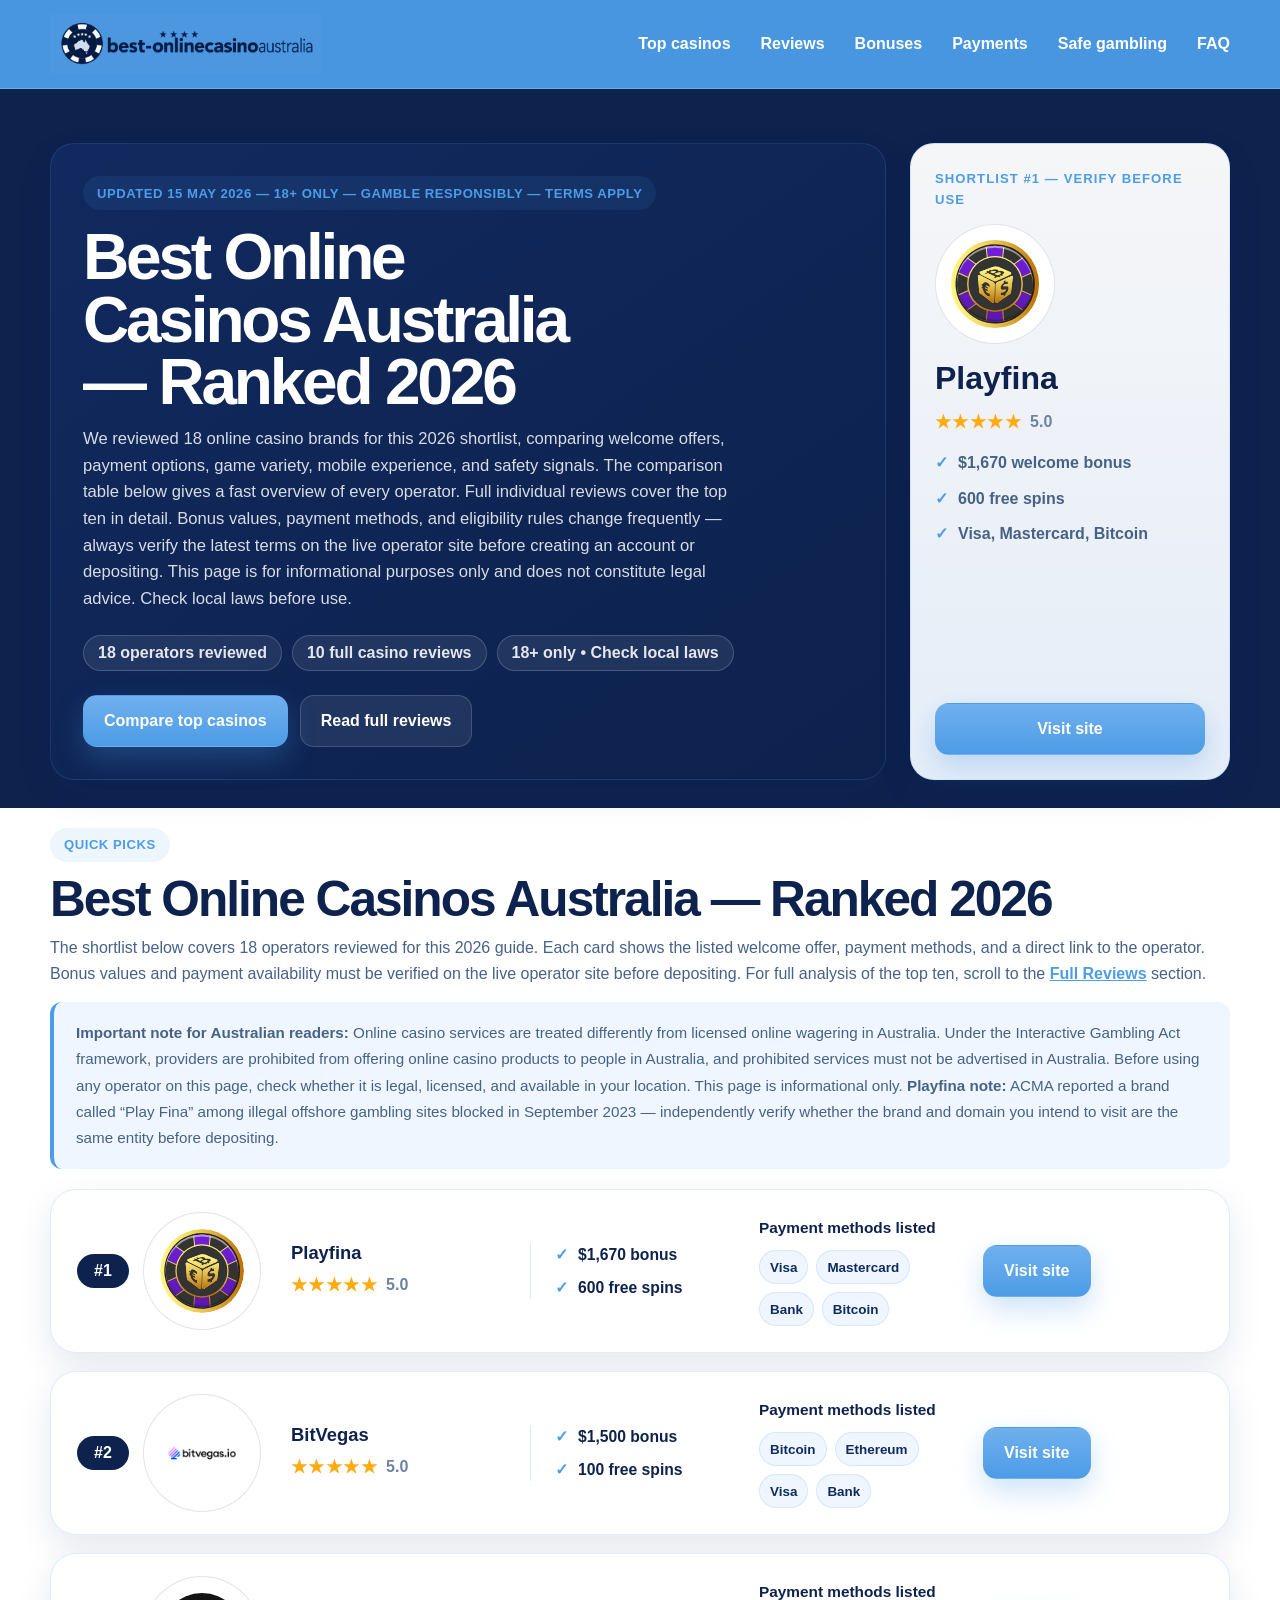
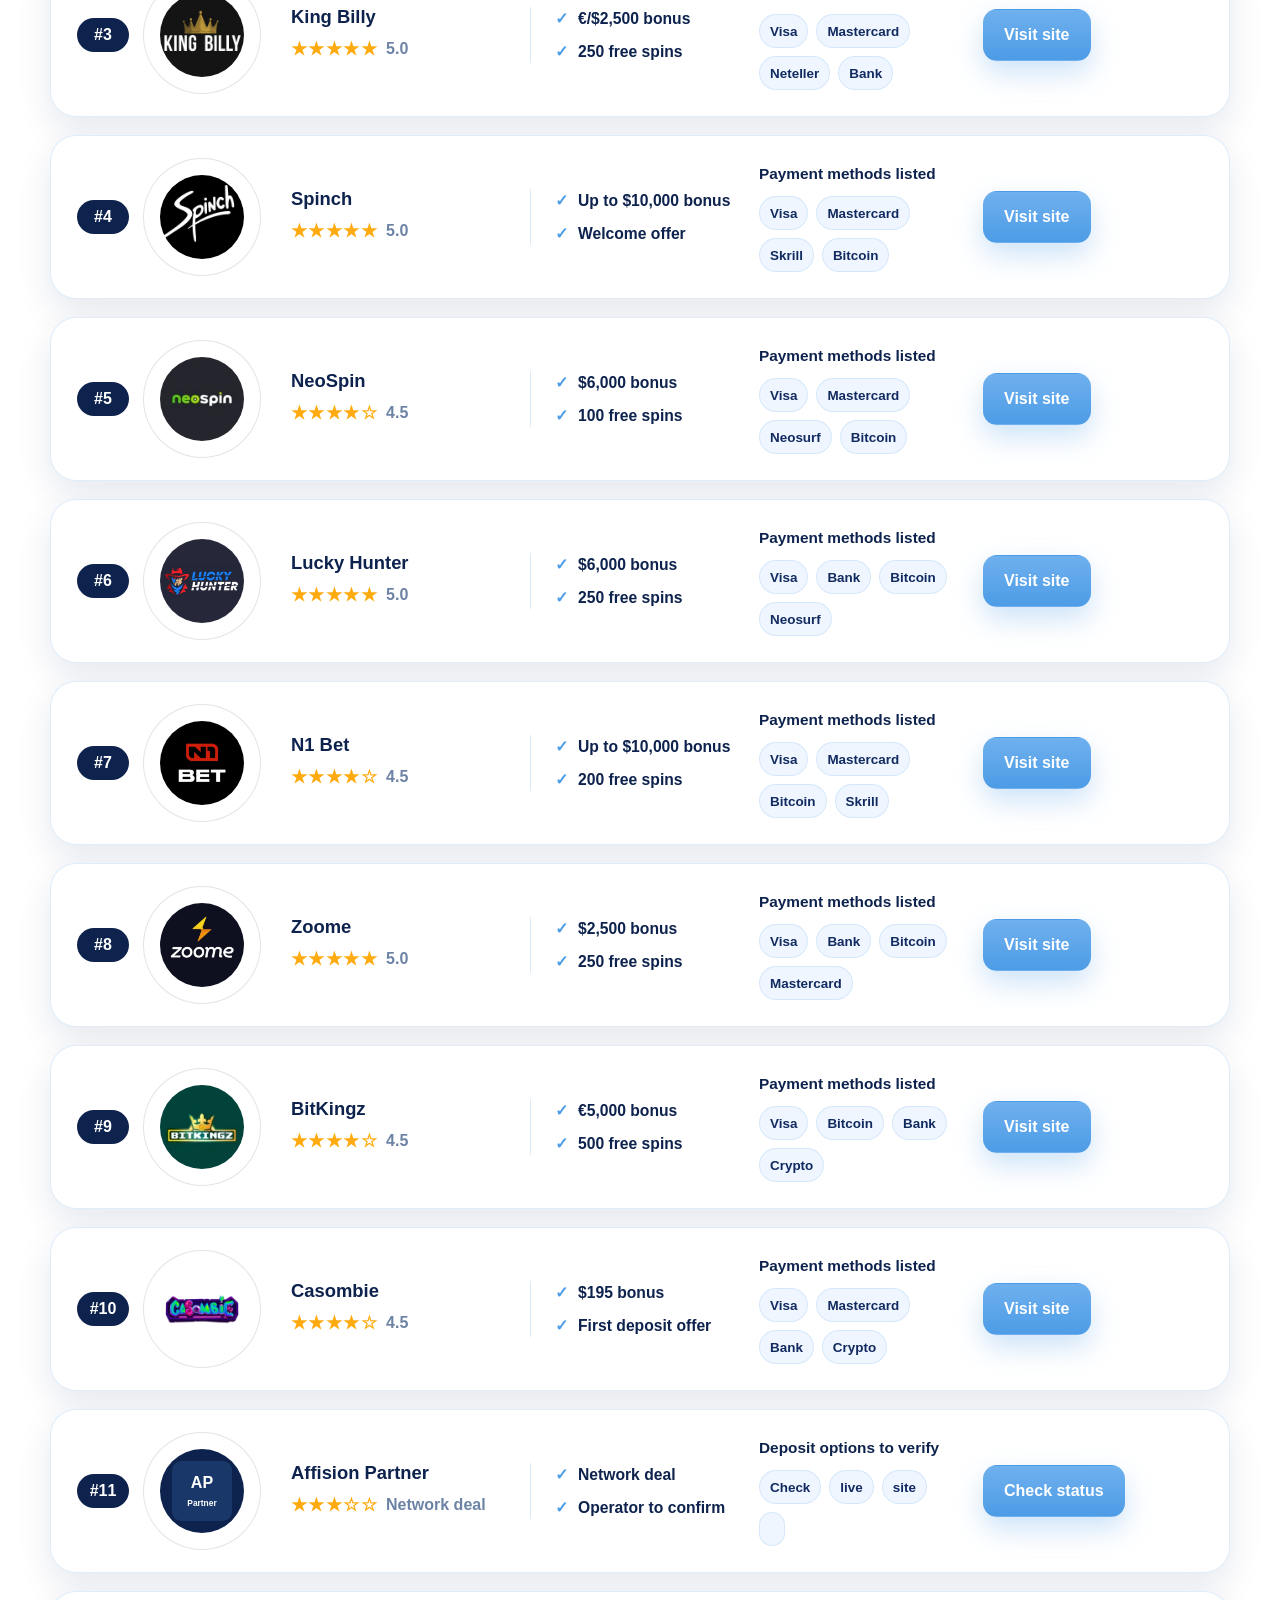
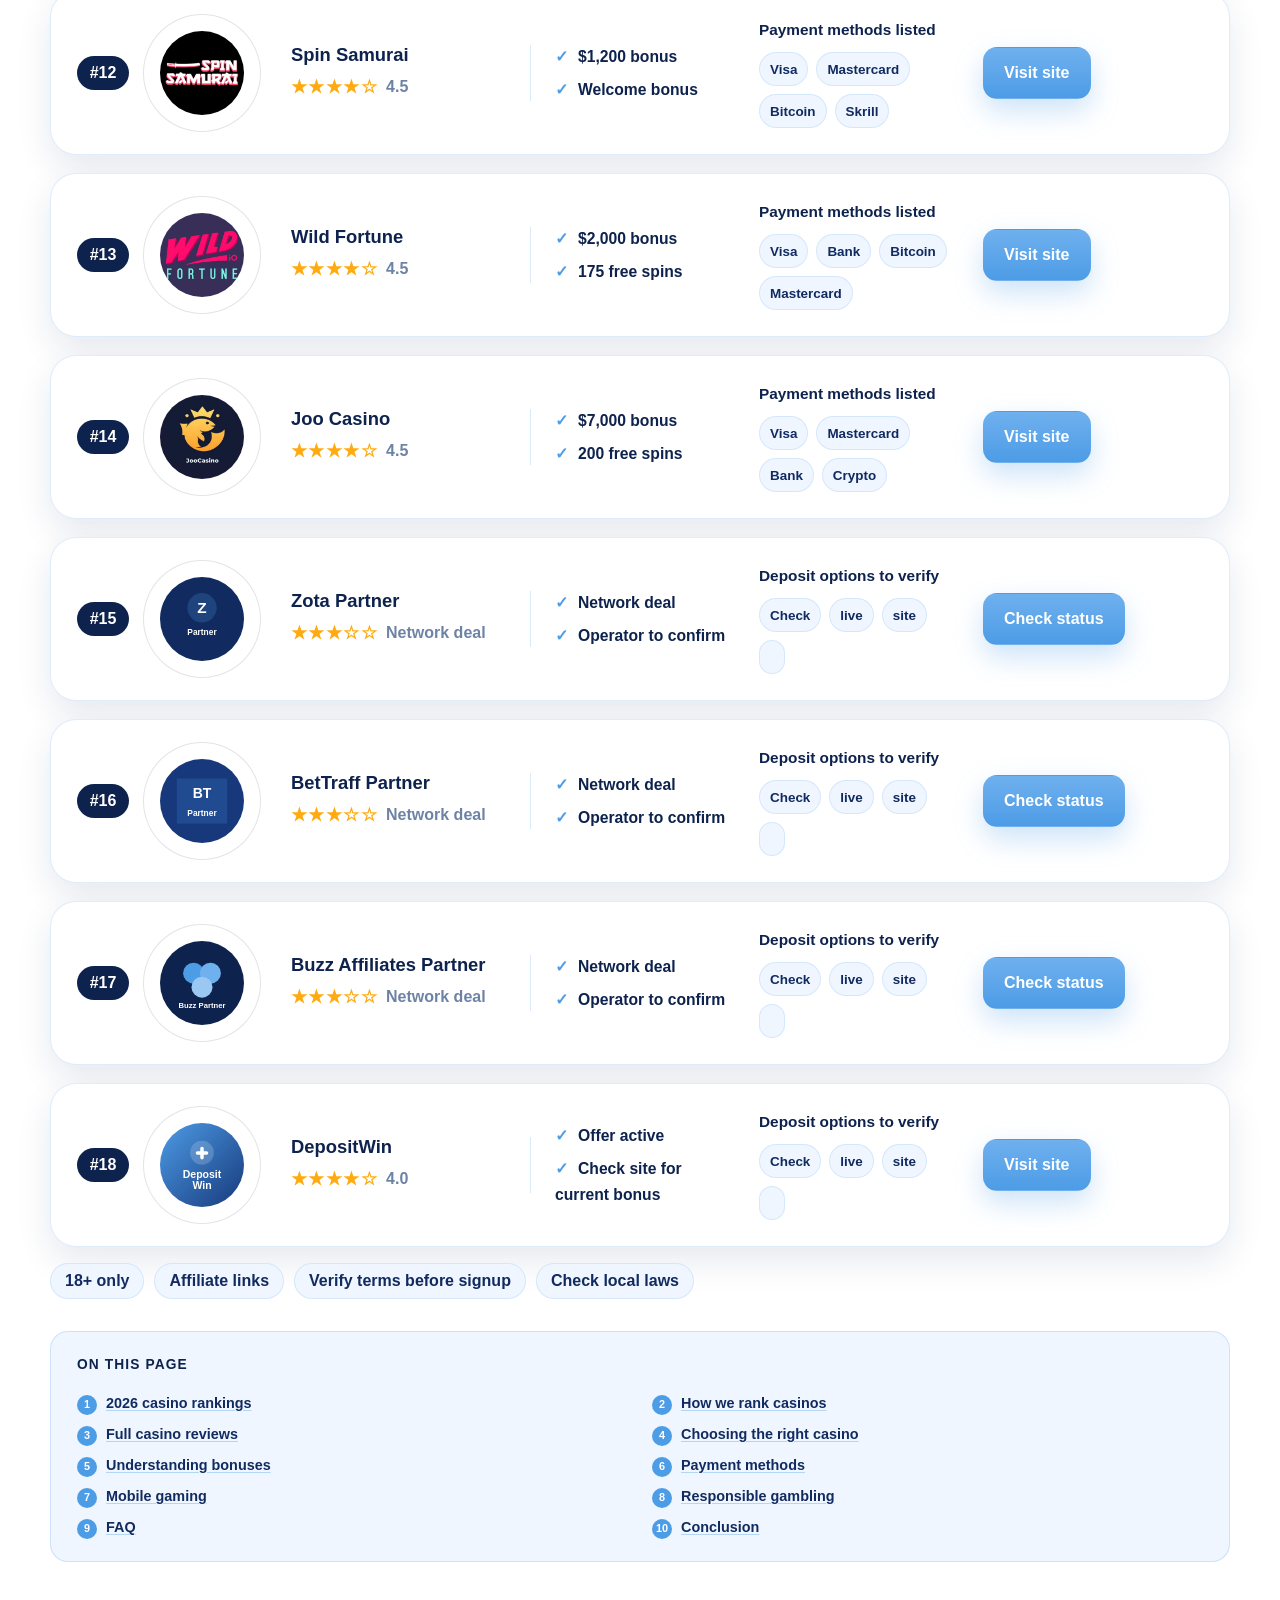
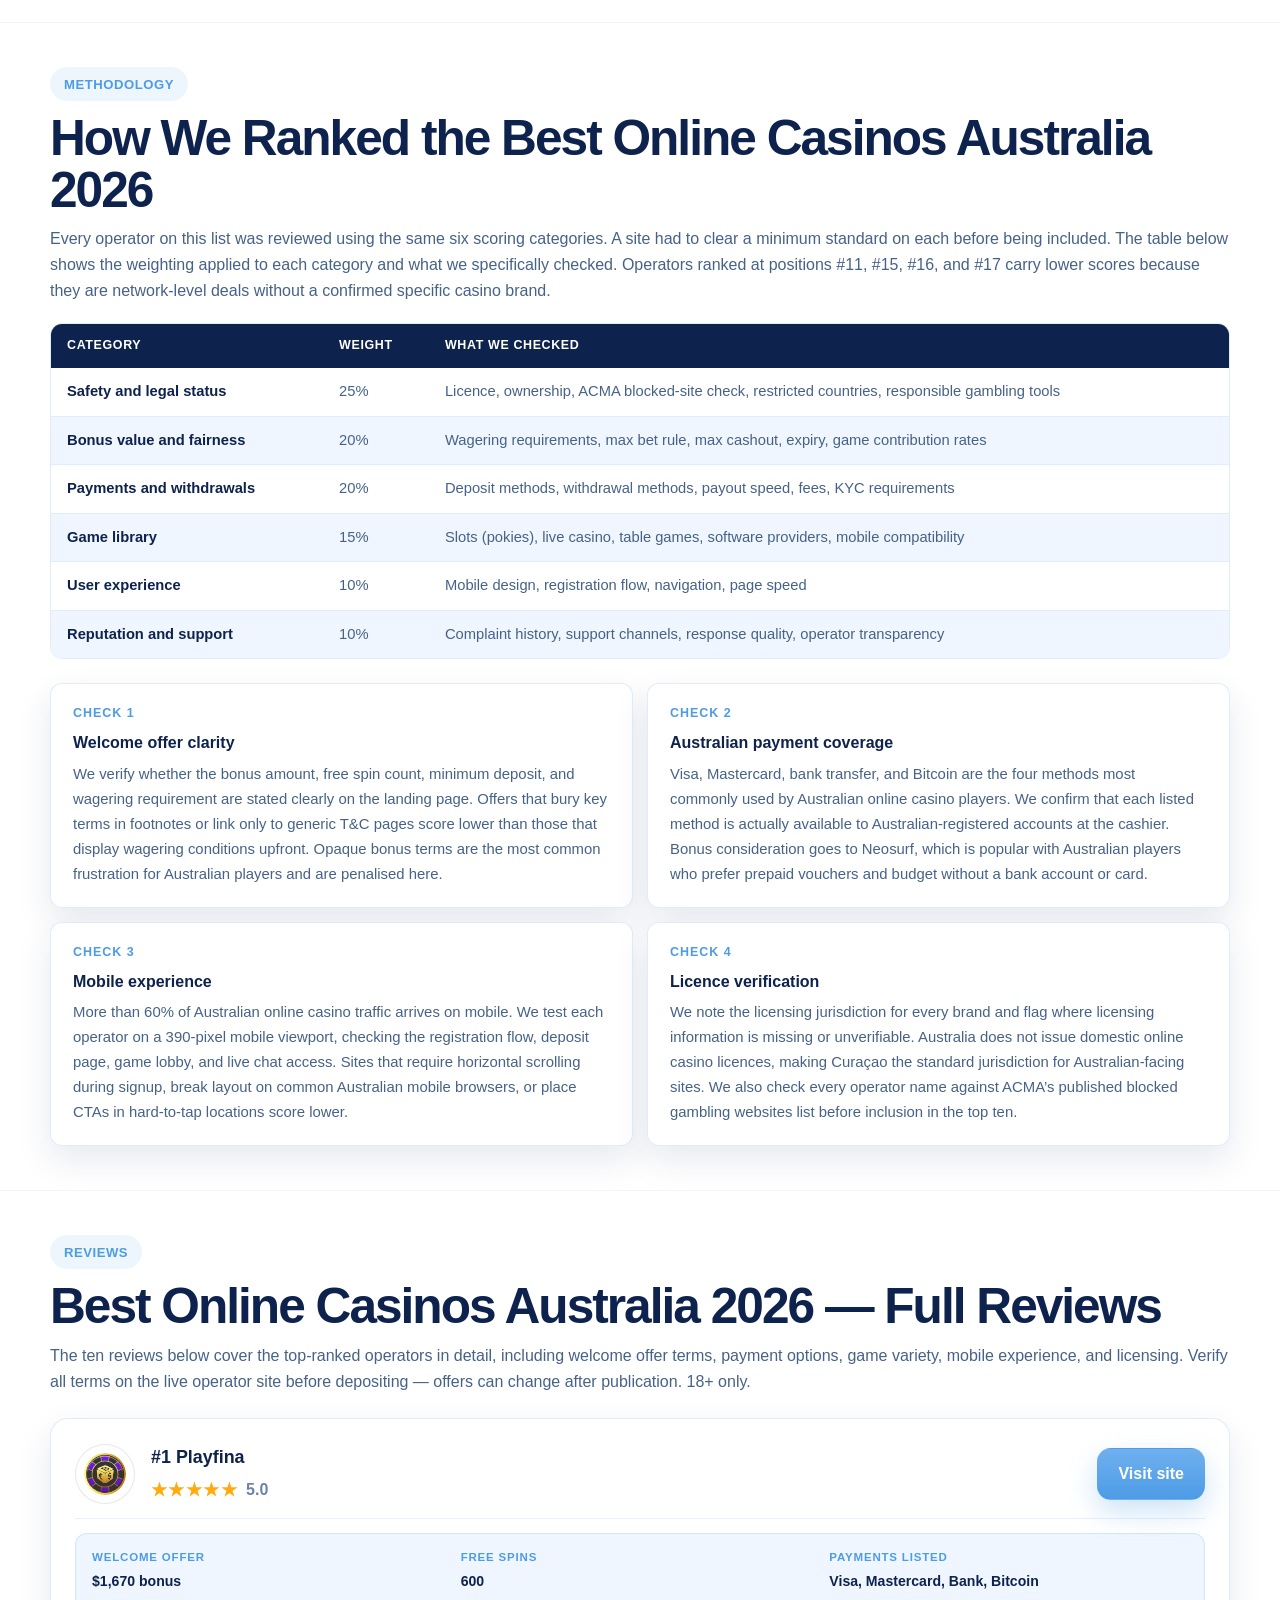
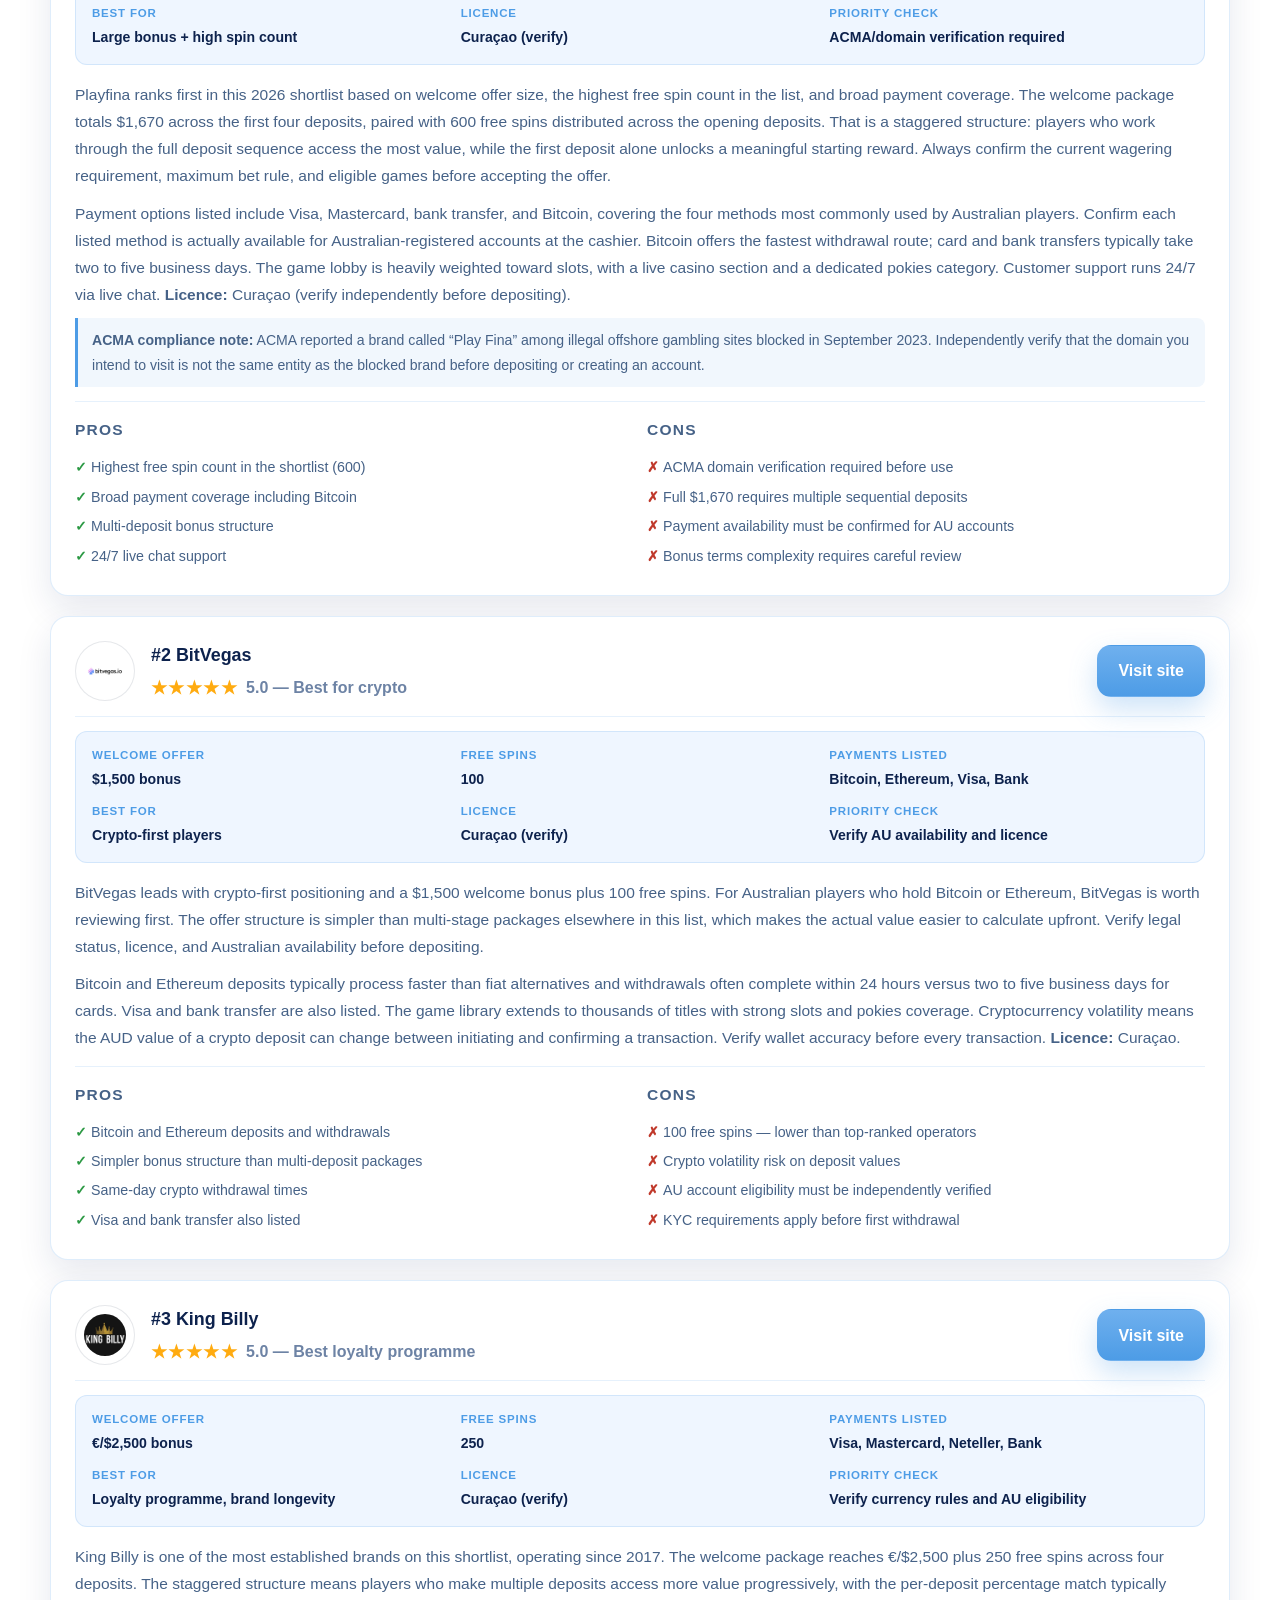
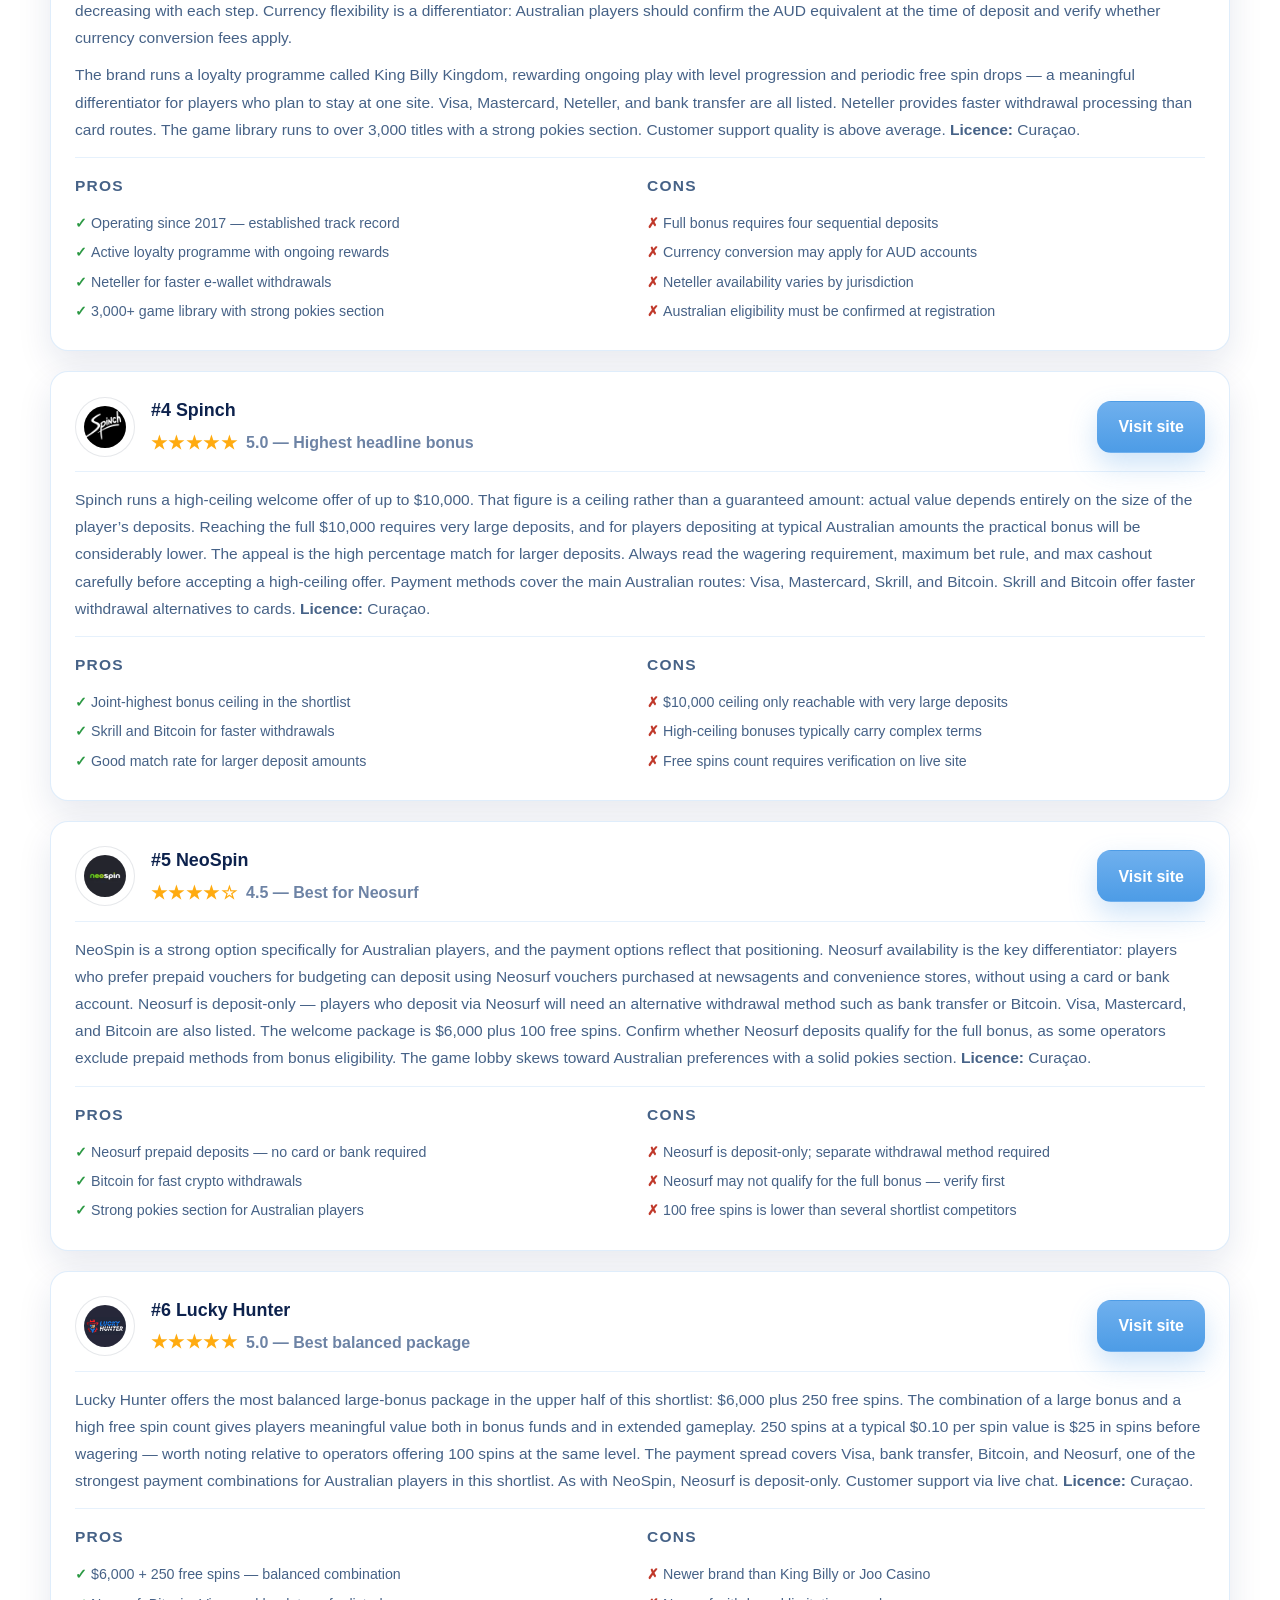
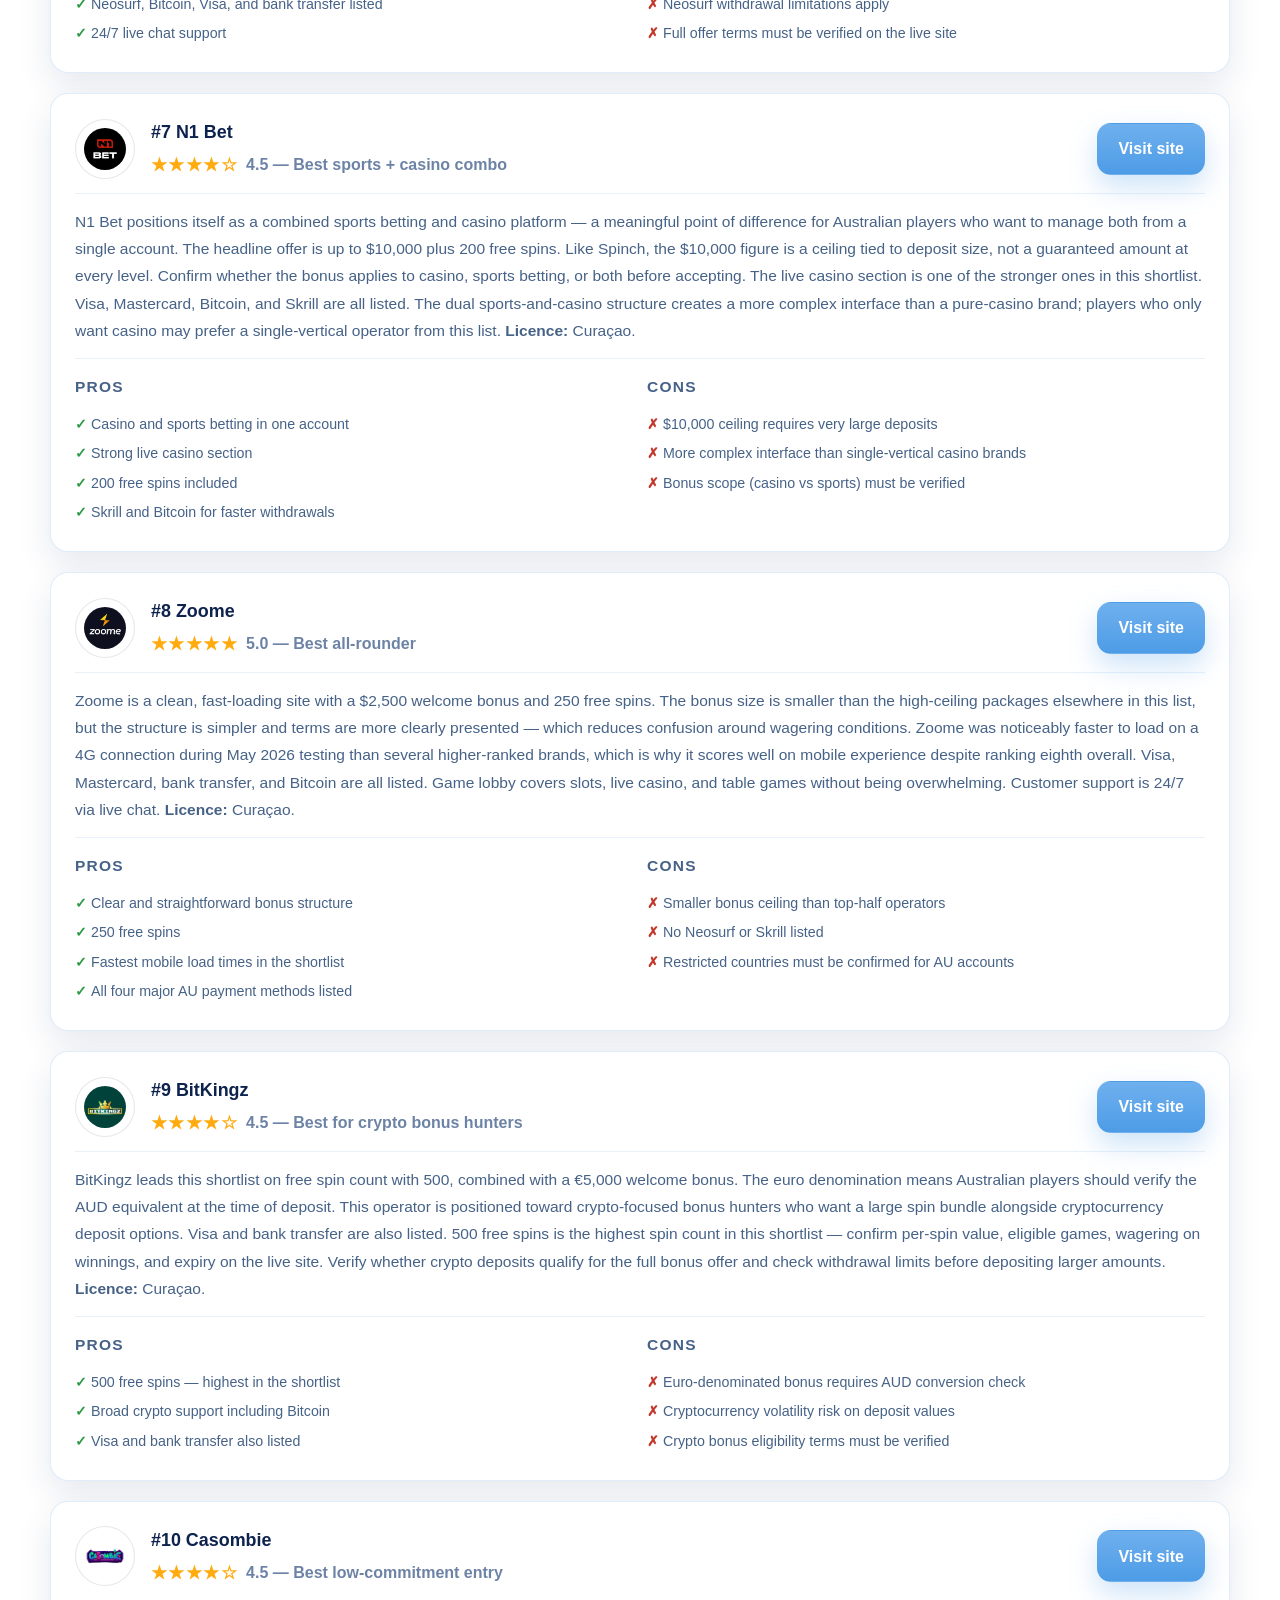
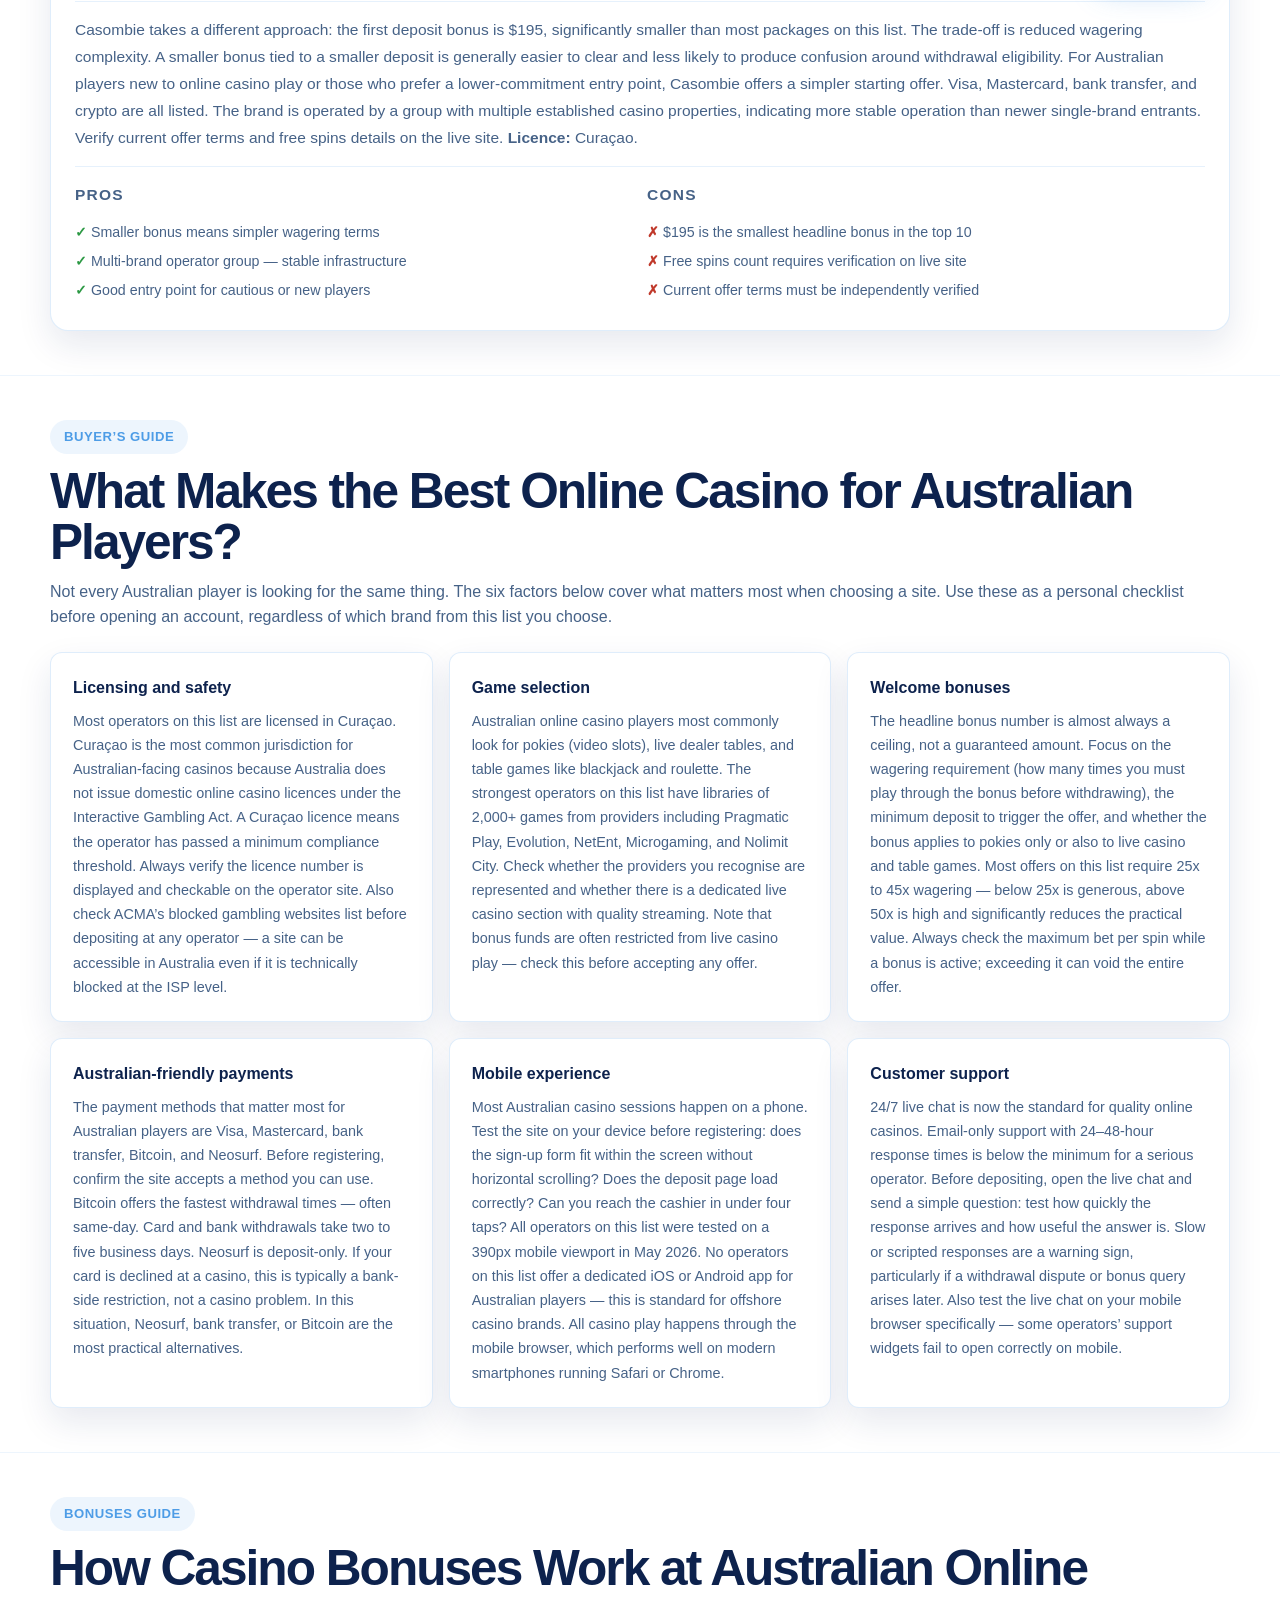
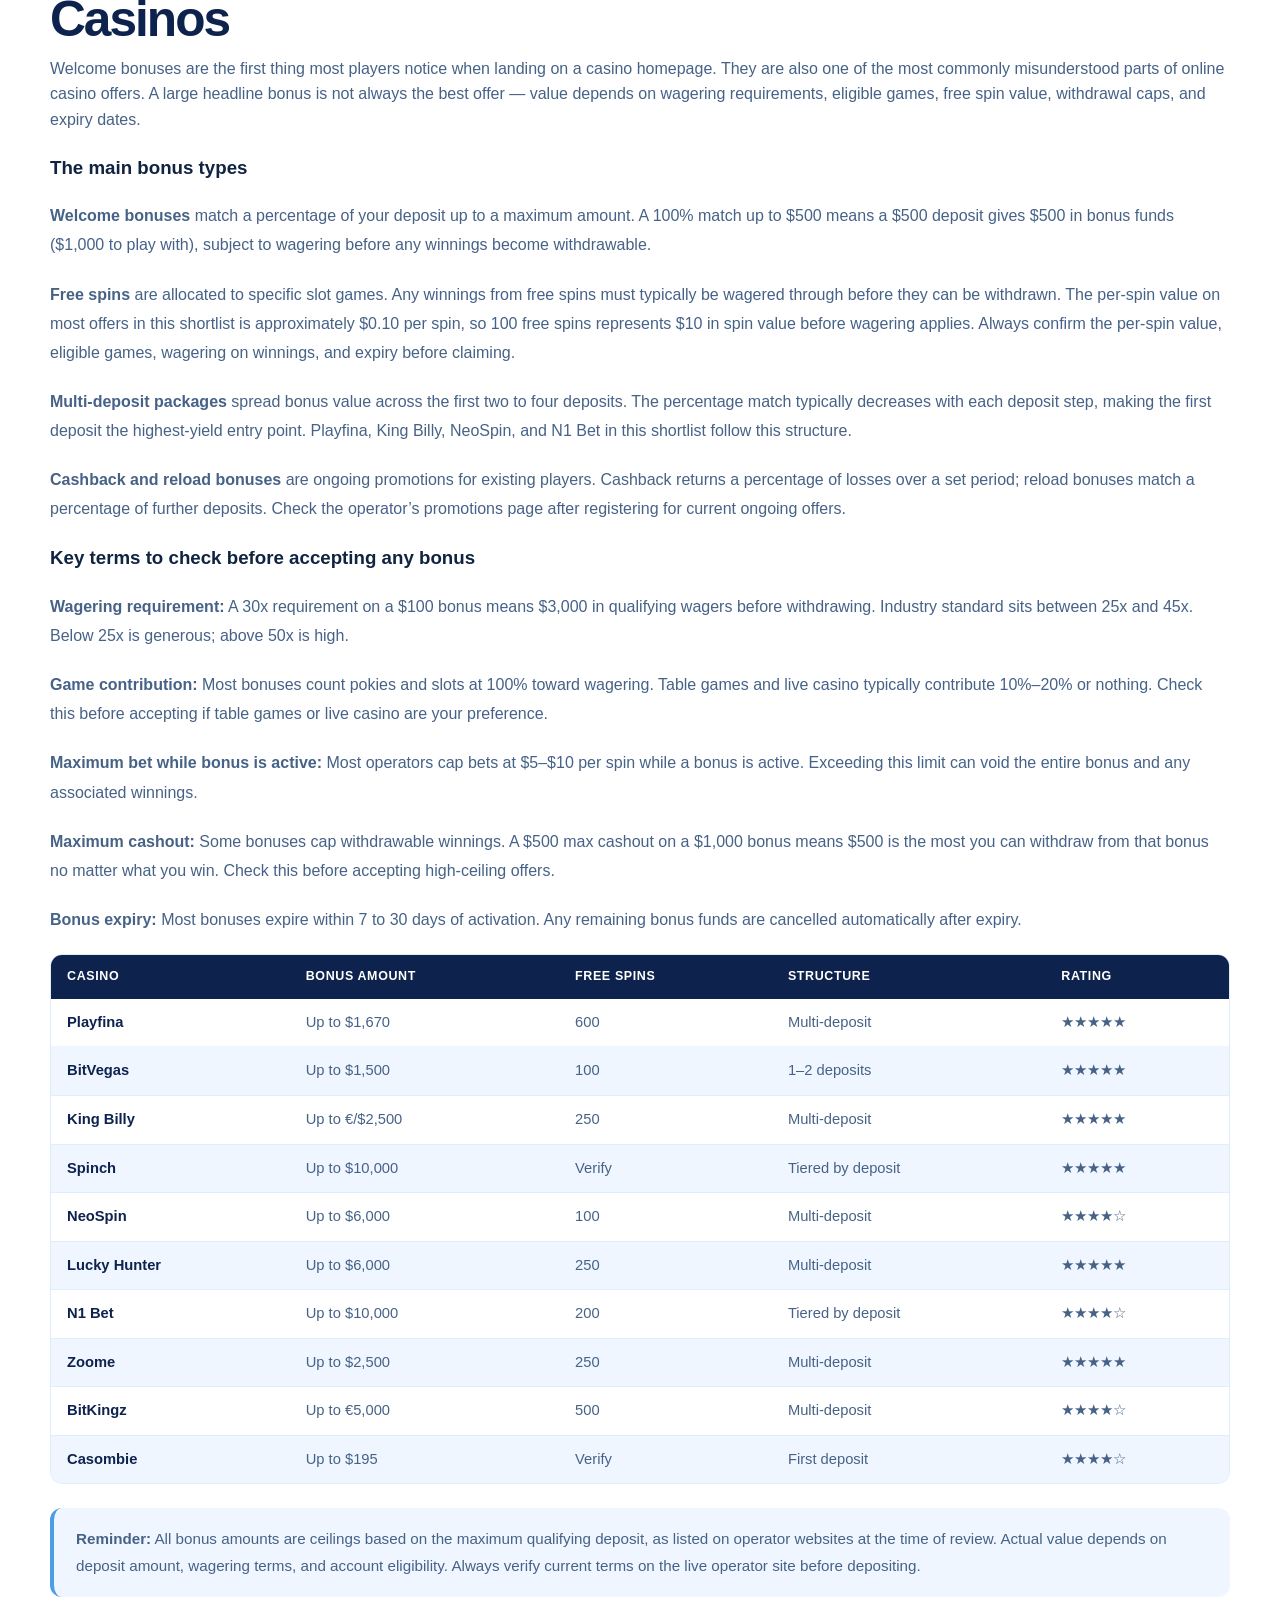
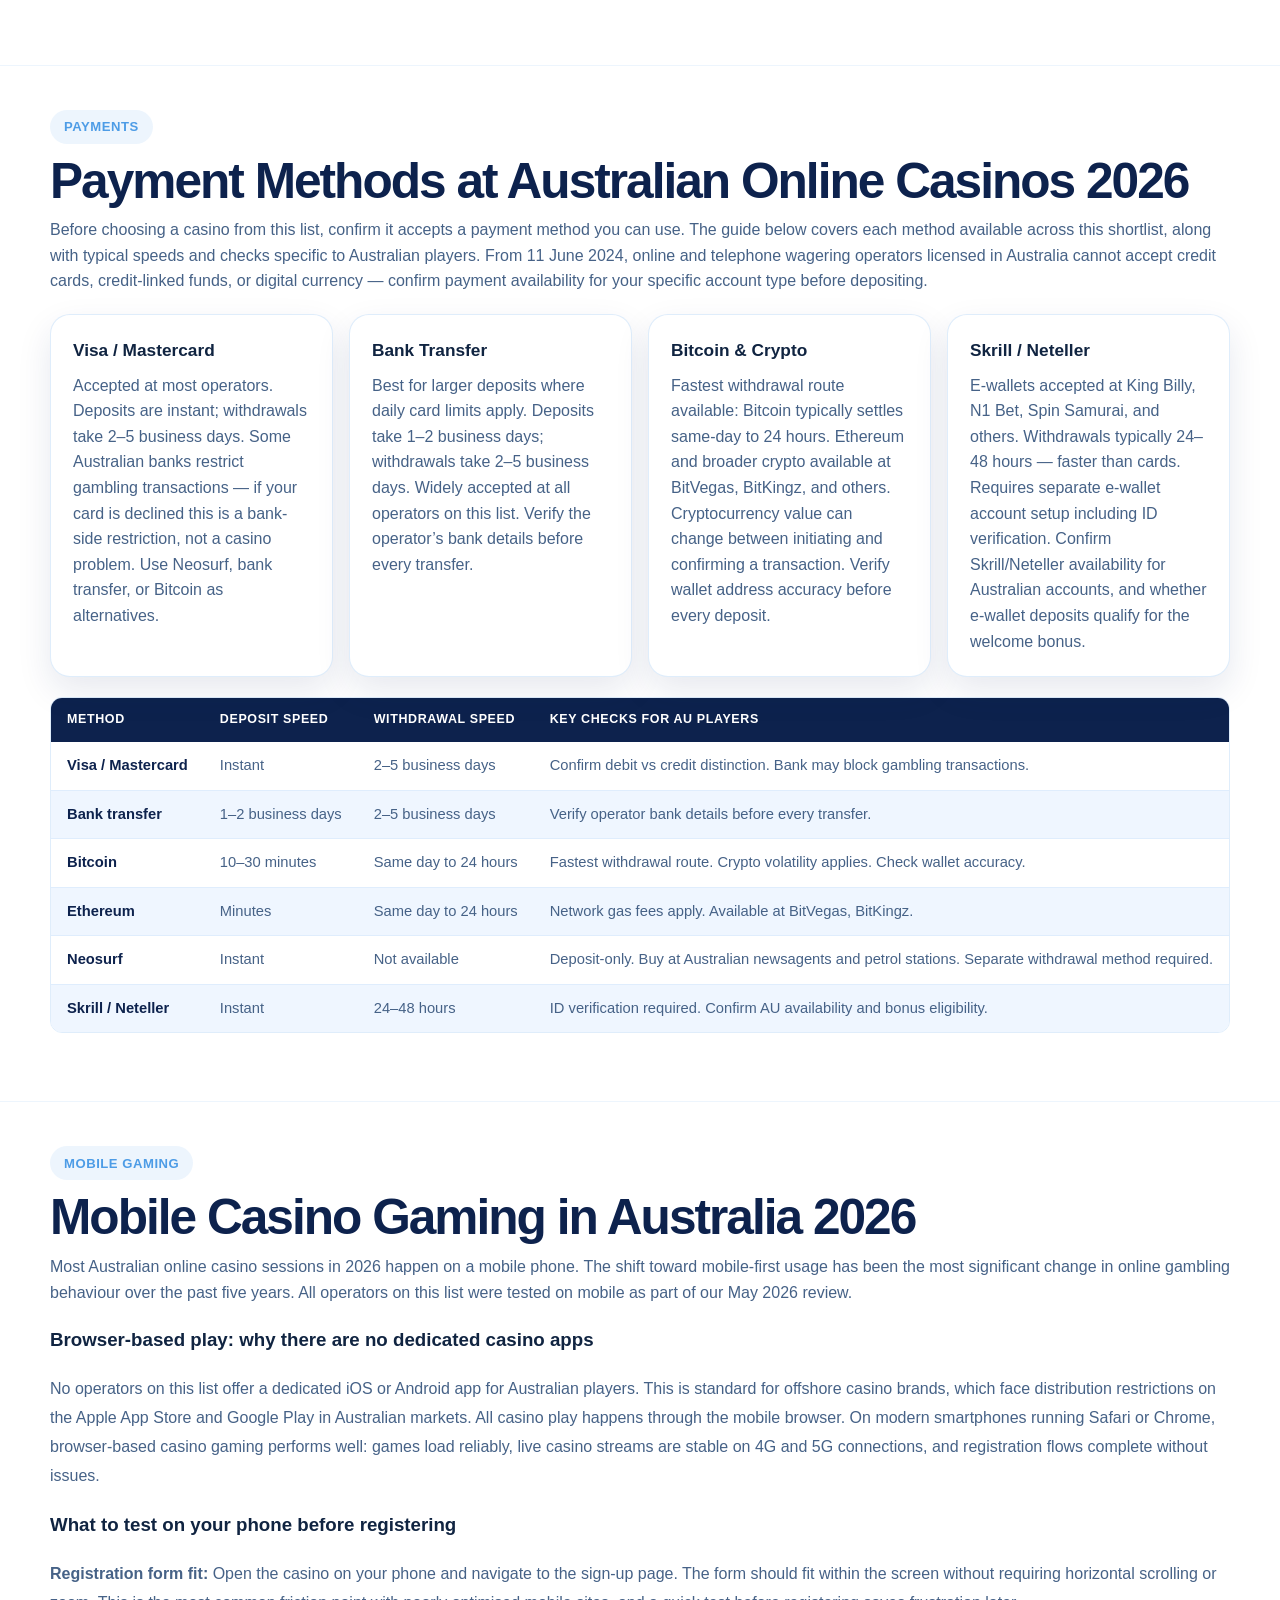
<file: index.html>
<!doctype html>
<html lang="en-AU">
  <head>
    <meta charset="utf-8">
    <meta name="viewport" content="width=device-width, initial-scale=1">
    <title>Best Online Casinos Australia 2026: 18 Casino Sites Reviewed</title>
    <meta name="description" content="Compare the best online casinos for Australian players in 2026, including welcome bonuses, payment methods, game libraries, safety checks, and responsible gambling guidance. Offers and availability must be verified before depositing.">
    <meta name="robots" content="index,follow">
    <meta name="theme-color" content="#4d9ce6">
    <link rel="canonical" href="https://best-onlinecasinoaustralia.it.com/">
    <meta property="og:type" content="article">
    <meta property="og:title" content="Best Online Casinos Australia 2026: 18 Casino Sites Reviewed">
    <meta property="og:description" content="Compare the best online casinos for Australian players in 2026. Full reviews, bonus breakdowns, payment guides, and safety checks.">
    <meta property="og:url" content="https://best-onlinecasinoaustralia.it.com/">
    <meta property="og:site_name" content="Best Online Casinos Australia">
    <meta name="twitter:card" content="summary_large_image">
    <link rel="stylesheet" href="assets/css/styles.css">
  </head>
  <body>
    <a class="skip-link" href="#main-content">Skip to content</a>

    <header class="site-header" id="top">
      <div class="container header-shell">
        <a class="brand" href="#top" aria-label="Best Online Casinos Australia home">
          <img src="assets/logos/logo-boait.webp" alt="Best Online Casinos Australia" class="brand-logo">
        </a>
        <button class="menu-toggle" type="button" aria-expanded="false" aria-controls="site-menu" aria-label="Open navigation">
          <span></span><span></span><span></span>
        </button>
        <nav class="site-nav" id="site-menu" aria-label="Primary">
          <a href="#rankings">Top casinos</a>
          <a href="#reviews">Reviews</a>
          <a href="#bonuses">Bonuses</a>
          <a href="#payments">Payments</a>
          <a href="#responsible">Safe gambling</a>
          <a href="#faq">FAQ</a>
        </nav>
      </div>
    </header>

    <main id="main-content">

      <!-- HERO -->
      <section class="hero">
        <div class="container hero-grid">
          <div class="hero-copy">
            <span class="section-kicker">Updated 15 May 2026 &mdash; 18+ only &mdash; Gamble responsibly &mdash; Terms apply</span>
            <h1>Best Online Casinos Australia &mdash; Ranked 2026</h1>
            <p class="hero-summary">
              We reviewed 18 online casino brands for this 2026 shortlist, comparing welcome offers, payment options, game variety, mobile experience, and safety signals. The comparison table below gives a fast overview of every operator. Full individual reviews cover the top ten in detail. Bonus values, payment methods, and eligibility rules change frequently &mdash; always verify the latest terms on the live operator site before creating an account or depositing. This page is for informational purposes only and does not constitute legal advice. Check local laws before use.
            </p>
            <div class="hero-badges" aria-label="Page highlights">
              <span>18 operators reviewed</span>
              <span>10 full casino reviews</span>
              <span>18+ only &bull; Check local laws</span>
            </div>
            <div class="hero-actions">
              <a class="button button-primary" href="#rankings">Compare top casinos</a>
              <a class="button button-secondary" href="#reviews">Read full reviews</a>
            </div>
          </div>
          <aside class="hero-top-pick" aria-label="Top pick">
            <p class="top-pick-kicker">Shortlist #1 &mdash; verify before use</p>
            <div class="hero-top-pick__logo-wrap">
              <img src="assets/logos/playfina.svg" alt="Playfina logo" class="hero-top-pick__logo">
            </div>
            <h2>Playfina</h2>
            <div class="rating-line" aria-label="Rated 5 out of 5">
              <span class="stars">&#9733;&#9733;&#9733;&#9733;&#9733;</span>
              <span>5.0</span>
            </div>
            <ul class="top-pick-points">
              <li>$1,670 welcome bonus</li>
              <li>600 free spins</li>
              <li>Visa, Mastercard, Bitcoin</li>
            </ul>
            <a class="button button-primary hero-top-pick__cta" href="https://playfinaredirect.com/a41704b46" target="_blank" rel="nofollow sponsored noopener">Visit site</a>
          </aside>
        </div>
      </section>

      <!-- RANKINGS -->
      <section class="rankings-section" id="rankings">
        <div class="container">
          <div class="section-heading rankings-heading">
            <span class="section-kicker">Quick picks</span>
            <h2>Best Online Casinos Australia &mdash; Ranked 2026</h2>
            <p>The shortlist below covers 18 operators reviewed for this 2026 guide. Each card shows the listed welcome offer, payment methods, and a direct link to the operator. Bonus values and payment availability must be verified on the live operator site before depositing. For full analysis of the top ten, scroll to the <a href="#reviews" style="color:var(--blue-500);text-decoration:underline;font-weight:700">Full Reviews</a> section.</p>
          </div>

          <div class="callout" style="margin:0 0 20px;max-width:100%;">
            <p><strong>Important note for Australian readers:</strong> Online casino services are treated differently from licensed online wagering in Australia. Under the Interactive Gambling Act framework, providers are prohibited from offering online casino products to people in Australia, and prohibited services must not be advertised in Australia. Before using any operator on this page, check whether it is legal, licensed, and available in your location. This page is informational only. <strong>Playfina note:</strong> ACMA reported a brand called &ldquo;Play Fina&rdquo; among illegal offshore gambling sites blocked in September 2023 &mdash; independently verify whether the brand and domain you intend to visit are the same entity before depositing.</p>
          </div>

          <div class="rank-card-list">
            <article class="rank-card">
              <div class="rank-card__logo-wrap">
                <span class="rank-pill">#1</span>
                <img src="assets/logos/playfina.svg" alt="Playfina logo" class="rank-card__logo">
              </div>
              <div class="rank-card__brand">
                <h3>Playfina</h3>
                <div class="rating-line" aria-label="Rated 5.0">
                  <span class="stars">&#9733;&#9733;&#9733;&#9733;&#9733;</span><span>5.0</span>
                </div>
              </div>
              <div class="rank-card__offer">
                <span>$1,670 bonus</span>
                <span>600 free spins</span>
              </div>
              <div class="rank-card__payments">
                <strong>Payment methods listed</strong>
                <div class="payment-chip-list">
                  <span class="payment-chip">Visa</span><span class="payment-chip">Mastercard</span><span class="payment-chip">Bank</span><span class="payment-chip">Bitcoin</span>
                </div>
              </div>
              <div class="rank-card__actions">
                <a class="button button-primary" href="https://playfinaredirect.com/a41704b46" target="_blank" rel="nofollow sponsored noopener">Visit site</a>
              </div>
            </article>

            <article class="rank-card">
              <div class="rank-card__logo-wrap">
                <span class="rank-pill">#2</span>
                <img src="assets/logos/bitvegas.webp" alt="BitVegas logo" class="rank-card__logo">
              </div>
              <div class="rank-card__brand">
                <h3>BitVegas</h3>
                <div class="rating-line" aria-label="Rated 5.0">
                  <span class="stars">&#9733;&#9733;&#9733;&#9733;&#9733;</span><span>5.0</span>
                </div>
              </div>
              <div class="rank-card__offer">
                <span>$1,500 bonus</span>
                <span>100 free spins</span>
              </div>
              <div class="rank-card__payments">
                <strong>Payment methods listed</strong>
                <div class="payment-chip-list">
                  <span class="payment-chip">Bitcoin</span><span class="payment-chip">Ethereum</span><span class="payment-chip">Visa</span><span class="payment-chip">Bank</span>
                </div>
              </div>
              <div class="rank-card__actions">
                <a class="button button-primary" href="https://bitvegaslink.com/oe9aa3b81" target="_blank" rel="nofollow sponsored noopener">Visit site</a>
              </div>
            </article>

            <article class="rank-card">
              <div class="rank-card__logo-wrap">
                <span class="rank-pill">#3</span>
                <img src="assets/logos/king-billy.webp" alt="King Billy logo" class="rank-card__logo">
              </div>
              <div class="rank-card__brand">
                <h3>King Billy</h3>
                <div class="rating-line" aria-label="Rated 5.0">
                  <span class="stars">&#9733;&#9733;&#9733;&#9733;&#9733;</span><span>5.0</span>
                </div>
              </div>
              <div class="rank-card__offer">
                <span>&#8364;/$2,500 bonus</span>
                <span>250 free spins</span>
              </div>
              <div class="rank-card__payments">
                <strong>Payment methods listed</strong>
                <div class="payment-chip-list">
                  <span class="payment-chip">Visa</span><span class="payment-chip">Mastercard</span><span class="payment-chip">Neteller</span><span class="payment-chip">Bank</span>
                </div>
              </div>
              <div class="rank-card__actions">
                <a class="button button-primary" href="https://ia.kbtraf.com/C.ashx?btag=a_6438b_1235c_&affid=2454&siteid=6438&adid=1235&c=" target="_blank" rel="nofollow sponsored noopener">Visit site</a>
              </div>
            </article>

            <article class="rank-card">
              <div class="rank-card__logo-wrap">
                <span class="rank-pill">#4</span>
                <img src="assets/logos/spinch.webp" alt="Spinch logo" class="rank-card__logo">
              </div>
              <div class="rank-card__brand">
                <h3>Spinch</h3>
                <div class="rating-line" aria-label="Rated 5.0">
                  <span class="stars">&#9733;&#9733;&#9733;&#9733;&#9733;</span><span>5.0</span>
                </div>
              </div>
              <div class="rank-card__offer">
                <span>Up to $10,000 bonus</span>
                <span>Welcome offer</span>
              </div>
              <div class="rank-card__payments">
                <strong>Payment methods listed</strong>
                <div class="payment-chip-list">
                  <span class="payment-chip">Visa</span><span class="payment-chip">Mastercard</span><span class="payment-chip">Skrill</span><span class="payment-chip">Bitcoin</span>
                </div>
              </div>
              <div class="rank-card__actions">
                <a class="button button-primary" href="https://spinchlink.com/ha8492d46" target="_blank" rel="nofollow sponsored noopener">Visit site</a>
              </div>
            </article>

            <article class="rank-card">
              <div class="rank-card__logo-wrap">
                <span class="rank-pill">#5</span>
                <img src="assets/logos/neospin.webp" alt="NeoSpin logo" class="rank-card__logo">
              </div>
              <div class="rank-card__brand">
                <h3>NeoSpin</h3>
                <div class="rating-line" aria-label="Rated 4.5">
                  <span class="stars">&#9733;&#9733;&#9733;&#9733;&#9734;</span><span>4.5</span>
                </div>
              </div>
              <div class="rank-card__offer">
                <span>$6,000 bonus</span>
                <span>100 free spins</span>
              </div>
              <div class="rank-card__payments">
                <strong>Payment methods listed</strong>
                <div class="payment-chip-list">
                  <span class="payment-chip">Visa</span><span class="payment-chip">Mastercard</span><span class="payment-chip">Neosurf</span><span class="payment-chip">Bitcoin</span>
                </div>
              </div>
              <div class="rank-card__actions">
                <a class="button button-primary" href="https://neospinlink.com/hc08fb267" target="_blank" rel="nofollow sponsored noopener">Visit site</a>
              </div>
            </article>

            <article class="rank-card">
              <div class="rank-card__logo-wrap">
                <span class="rank-pill">#6</span>
                <img src="assets/logos/lucky-hunter.webp" alt="Lucky Hunter logo" class="rank-card__logo">
              </div>
              <div class="rank-card__brand">
                <h3>Lucky Hunter</h3>
                <div class="rating-line" aria-label="Rated 5.0">
                  <span class="stars">&#9733;&#9733;&#9733;&#9733;&#9733;</span><span>5.0</span>
                </div>
              </div>
              <div class="rank-card__offer">
                <span>$6,000 bonus</span>
                <span>250 free spins</span>
              </div>
              <div class="rank-card__payments">
                <strong>Payment methods listed</strong>
                <div class="payment-chip-list">
                  <span class="payment-chip">Visa</span><span class="payment-chip">Bank</span><span class="payment-chip">Bitcoin</span><span class="payment-chip">Neosurf</span>
                </div>
              </div>
              <div class="rank-card__actions">
                <a class="button button-primary" href="https://luckyhunter.media/n10492e784" target="_blank" rel="nofollow sponsored noopener">Visit site</a>
              </div>
            </article>

            <article class="rank-card">
              <div class="rank-card__logo-wrap">
                <span class="rank-pill">#7</span>
                <img src="assets/logos/n1-bet.webp" alt="N1 Bet logo" class="rank-card__logo">
              </div>
              <div class="rank-card__brand">
                <h3>N1 Bet</h3>
                <div class="rating-line" aria-label="Rated 4.5">
                  <span class="stars">&#9733;&#9733;&#9733;&#9733;&#9734;</span><span>4.5</span>
                </div>
              </div>
              <div class="rank-card__offer">
                <span>Up to $10,000 bonus</span>
                <span>200 free spins</span>
              </div>
              <div class="rank-card__payments">
                <strong>Payment methods listed</strong>
                <div class="payment-chip-list">
                  <span class="payment-chip">Visa</span><span class="payment-chip">Mastercard</span><span class="payment-chip">Bitcoin</span><span class="payment-chip">Skrill</span>
                </div>
              </div>
              <div class="rank-card__actions">
                <a class="button button-primary" href="https://n1betpartners.com/n1ed41b1aa" target="_blank" rel="nofollow sponsored noopener">Visit site</a>
              </div>
            </article>

            <article class="rank-card">
              <div class="rank-card__logo-wrap">
                <span class="rank-pill">#8</span>
                <img src="assets/logos/zoome.webp" alt="Zoome logo" class="rank-card__logo">
              </div>
              <div class="rank-card__brand">
                <h3>Zoome</h3>
                <div class="rating-line" aria-label="Rated 5.0">
                  <span class="stars">&#9733;&#9733;&#9733;&#9733;&#9733;</span><span>5.0</span>
                </div>
              </div>
              <div class="rank-card__offer">
                <span>$2,500 bonus</span>
                <span>250 free spins</span>
              </div>
              <div class="rank-card__payments">
                <strong>Payment methods listed</strong>
                <div class="payment-chip-list">
                  <span class="payment-chip">Visa</span><span class="payment-chip">Bank</span><span class="payment-chip">Bitcoin</span><span class="payment-chip">Mastercard</span>
                </div>
              </div>
              <div class="rank-card__actions">
                <a class="button button-primary" href="https://zoometracker.com/d6922947d" target="_blank" rel="nofollow sponsored noopener">Visit site</a>
              </div>
            </article>

            <article class="rank-card">
              <div class="rank-card__logo-wrap">
                <span class="rank-pill">#9</span>
                <img src="assets/logos/bitkingz.webp" alt="BitKingz logo" class="rank-card__logo">
              </div>
              <div class="rank-card__brand">
                <h3>BitKingz</h3>
                <div class="rating-line" aria-label="Rated 4.5">
                  <span class="stars">&#9733;&#9733;&#9733;&#9733;&#9734;</span><span>4.5</span>
                </div>
              </div>
              <div class="rank-card__offer">
                <span>&#8364;5,000 bonus</span>
                <span>500 free spins</span>
              </div>
              <div class="rank-card__payments">
                <strong>Payment methods listed</strong>
                <div class="payment-chip-list">
                  <span class="payment-chip">Visa</span><span class="payment-chip">Bitcoin</span><span class="payment-chip">Bank</span><span class="payment-chip">Crypto</span>
                </div>
              </div>
              <div class="rank-card__actions">
                <a class="button button-primary" href="https://www.bitkingzmedia.com/a7b316621" target="_blank" rel="nofollow sponsored noopener">Visit site</a>
              </div>
            </article>

            <article class="rank-card">
              <div class="rank-card__logo-wrap">
                <span class="rank-pill">#10</span>
                <img src="assets/logos/casombie.webp" alt="Casombie logo" class="rank-card__logo">
              </div>
              <div class="rank-card__brand">
                <h3>Casombie</h3>
                <div class="rating-line" aria-label="Rated 4.5">
                  <span class="stars">&#9733;&#9733;&#9733;&#9733;&#9734;</span><span>4.5</span>
                </div>
              </div>
              <div class="rank-card__offer">
                <span>$195 bonus</span>
                <span>First deposit offer</span>
              </div>
              <div class="rank-card__payments">
                <strong>Payment methods listed</strong>
                <div class="payment-chip-list">
                  <span class="payment-chip">Visa</span><span class="payment-chip">Mastercard</span><span class="payment-chip">Bank</span><span class="payment-chip">Crypto</span>
                </div>
              </div>
              <div class="rank-card__actions">
                <a class="button button-primary" href="https://media.casombie.partners/redirect.aspx?pid=5741&bid=1507" target="_blank" rel="nofollow sponsored noopener">Visit site</a>
              </div>
            </article>

            <article class="rank-card">
              <div class="rank-card__logo-wrap">
                <span class="rank-pill">#11</span>
                <img src="assets/logos/affision-partner.svg" alt="Affision Partner logo" class="rank-card__logo">
              </div>
              <div class="rank-card__brand">
                <h3>Affision Partner</h3>
                <div class="rating-line" aria-label="Rated Network deal">
                  <span class="stars">&#9733;&#9733;&#9733;&#9734;&#9734;</span><span>Network deal</span>
                </div>
              </div>
              <div class="rank-card__offer">
                <span>Network deal</span>
                <span>Operator to confirm</span>
              </div>
              <div class="rank-card__payments">
                <strong>Deposit options to verify</strong>
                <div class="payment-chip-list">
                  <span class="payment-chip">Check</span><span class="payment-chip">live</span><span class="payment-chip">site</span><span class="payment-chip">&nbsp;</span>
                </div>
              </div>
              <div class="rank-card__actions">
                <a class="button button-primary" href="https://go.affision.com/visit/?bta=38813&nci=5434" target="_blank" rel="nofollow sponsored noopener">Check status</a>
              </div>
            </article>

            <article class="rank-card">
              <div class="rank-card__logo-wrap">
                <span class="rank-pill">#12</span>
                <img src="assets/logos/spin-samurai.webp" alt="Spin Samurai logo" class="rank-card__logo">
              </div>
              <div class="rank-card__brand">
                <h3>Spin Samurai</h3>
                <div class="rating-line" aria-label="Rated 4.5">
                  <span class="stars">&#9733;&#9733;&#9733;&#9733;&#9734;</span><span>4.5</span>
                </div>
              </div>
              <div class="rank-card__offer">
                <span>$1,200 bonus</span>
                <span>Welcome bonus</span>
              </div>
              <div class="rank-card__payments">
                <strong>Payment methods listed</strong>
                <div class="payment-chip-list">
                  <span class="payment-chip">Visa</span><span class="payment-chip">Mastercard</span><span class="payment-chip">Bitcoin</span><span class="payment-chip">Skrill</span>
                </div>
              </div>
              <div class="rank-card__actions">
                <a class="button button-primary" href="https://partnersredirect.com/m68f76f78" target="_blank" rel="nofollow sponsored noopener">Visit site</a>
              </div>
            </article>

            <article class="rank-card">
              <div class="rank-card__logo-wrap">
                <span class="rank-pill">#13</span>
                <img src="assets/logos/wild-fortune.webp" alt="Wild Fortune logo" class="rank-card__logo">
              </div>
              <div class="rank-card__brand">
                <h3>Wild Fortune</h3>
                <div class="rating-line" aria-label="Rated 4.5">
                  <span class="stars">&#9733;&#9733;&#9733;&#9733;&#9734;</span><span>4.5</span>
                </div>
              </div>
              <div class="rank-card__offer">
                <span>$2,000 bonus</span>
                <span>175 free spins</span>
              </div>
              <div class="rank-card__payments">
                <strong>Payment methods listed</strong>
                <div class="payment-chip-list">
                  <span class="payment-chip">Visa</span><span class="payment-chip">Bank</span><span class="payment-chip">Bitcoin</span><span class="payment-chip">Mastercard</span>
                </div>
              </div>
              <div class="rank-card__actions">
                <a class="button button-primary" href="https://trackerfortuneio.com/md158fc74" target="_blank" rel="nofollow sponsored noopener">Visit site</a>
              </div>
            </article>

            <article class="rank-card">
              <div class="rank-card__logo-wrap">
                <span class="rank-pill">#14</span>
                <img src="assets/logos/joo.webp" alt="Joo Casino logo" class="rank-card__logo">
              </div>
              <div class="rank-card__brand">
                <h3>Joo Casino</h3>
                <div class="rating-line" aria-label="Rated 4.5">
                  <span class="stars">&#9733;&#9733;&#9733;&#9733;&#9734;</span><span>4.5</span>
                </div>
              </div>
              <div class="rank-card__offer">
                <span>$7,000 bonus</span>
                <span>200 free spins</span>
              </div>
              <div class="rank-card__payments">
                <strong>Payment methods listed</strong>
                <div class="payment-chip-list">
                  <span class="payment-chip">Visa</span><span class="payment-chip">Mastercard</span><span class="payment-chip">Bank</span><span class="payment-chip">Crypto</span>
                </div>
              </div>
              <div class="rank-card__actions">
                <a class="button button-primary" href="https://joopartners.com/n11122c8dc" target="_blank" rel="nofollow sponsored noopener">Visit site</a>
              </div>
            </article>

            <article class="rank-card">
              <div class="rank-card__logo-wrap">
                <span class="rank-pill">#15</span>
                <img src="assets/logos/zota-partner.svg" alt="Zota Partner logo" class="rank-card__logo">
              </div>
              <div class="rank-card__brand">
                <h3>Zota Partner</h3>
                <div class="rating-line" aria-label="Rated Network deal">
                  <span class="stars">&#9733;&#9733;&#9733;&#9734;&#9734;</span><span>Network deal</span>
                </div>
              </div>
              <div class="rank-card__offer">
                <span>Network deal</span>
                <span>Operator to confirm</span>
              </div>
              <div class="rank-card__payments">
                <strong>Deposit options to verify</strong>
                <div class="payment-chip-list">
                  <span class="payment-chip">Check</span><span class="payment-chip">live</span><span class="payment-chip">site</span><span class="payment-chip">&nbsp;</span>
                </div>
              </div>
              <div class="rank-card__actions">
                <a class="button button-primary" href="https://zotatraff.com/gde038fe4" target="_blank" rel="nofollow sponsored noopener">Check status</a>
              </div>
            </article>

            <article class="rank-card">
              <div class="rank-card__logo-wrap">
                <span class="rank-pill">#16</span>
                <img src="assets/logos/bettraff-partner.svg" alt="BetTraff Partner logo" class="rank-card__logo">
              </div>
              <div class="rank-card__brand">
                <h3>BetTraff Partner</h3>
                <div class="rating-line" aria-label="Rated Network deal">
                  <span class="stars">&#9733;&#9733;&#9733;&#9734;&#9734;</span><span>Network deal</span>
                </div>
              </div>
              <div class="rank-card__offer">
                <span>Network deal</span>
                <span>Operator to confirm</span>
              </div>
              <div class="rank-card__payments">
                <strong>Deposit options to verify</strong>
                <div class="payment-chip-list">
                  <span class="payment-chip">Check</span><span class="payment-chip">live</span><span class="payment-chip">site</span><span class="payment-chip">&nbsp;</span>
                </div>
              </div>
              <div class="rank-card__actions">
                <a class="button button-primary" href="https://bettraff.com/gf2379591" target="_blank" rel="nofollow sponsored noopener">Check status</a>
              </div>
            </article>

            <article class="rank-card">
              <div class="rank-card__logo-wrap">
                <span class="rank-pill">#17</span>
                <img src="assets/logos/buzz-affiliates-partner.svg" alt="Buzz Affiliates Partner logo" class="rank-card__logo">
              </div>
              <div class="rank-card__brand">
                <h3>Buzz Affiliates Partner</h3>
                <div class="rating-line" aria-label="Rated Network deal">
                  <span class="stars">&#9733;&#9733;&#9733;&#9734;&#9734;</span><span>Network deal</span>
                </div>
              </div>
              <div class="rank-card__offer">
                <span>Network deal</span>
                <span>Operator to confirm</span>
              </div>
              <div class="rank-card__payments">
                <strong>Deposit options to verify</strong>
                <div class="payment-chip-list">
                  <span class="payment-chip">Check</span><span class="payment-chip">live</span><span class="payment-chip">site</span><span class="payment-chip">&nbsp;</span>
                </div>
              </div>
              <div class="rank-card__actions">
                <a class="button button-primary" href="https://hub.buzzaffiliates.com/visit/?bta=35314&nci=5356" target="_blank" rel="nofollow sponsored noopener">Check status</a>
              </div>
            </article>

            <article class="rank-card">
              <div class="rank-card__logo-wrap">
                <span class="rank-pill">#18</span>
                <img src="assets/logos/depositwin.svg" alt="DepositWin logo" class="rank-card__logo">
              </div>
              <div class="rank-card__brand">
                <h3>DepositWin</h3>
                <div class="rating-line" aria-label="Rated 4.0">
                  <span class="stars">&#9733;&#9733;&#9733;&#9733;&#9734;</span><span>4.0</span>
                </div>
              </div>
              <div class="rank-card__offer">
                <span>Offer active</span>
                <span>Check site for current bonus</span>
              </div>
              <div class="rank-card__payments">
                <strong>Deposit options to verify</strong>
                <div class="payment-chip-list">
                  <span class="payment-chip">Check</span><span class="payment-chip">live</span><span class="payment-chip">site</span><span class="payment-chip">&nbsp;</span>
                </div>
              </div>
              <div class="rank-card__actions">
                <a class="button button-primary" href="https://www.depositwin.com?a_aid=oga2026" target="_blank" rel="nofollow sponsored noopener">Visit site</a>
              </div>
            </article>

          </div>

          <div class="mini-trust-bar">
            <span>18+ only</span>
            <span>Affiliate links</span>
            <span>Verify terms before signup</span>
            <span>Check local laws</span>
          </div>

          <nav class="toc" aria-label="On this page">
            <p class="toc__title">On this page</p>
            <ol class="toc__list">
              <li><a href="#rankings">2026 casino rankings</a></li>
              <li><a href="#how-we-rank">How we rank casinos</a></li>
              <li><a href="#reviews">Full casino reviews</a></li>
              <li><a href="#what-makes-best">Choosing the right casino</a></li>
              <li><a href="#bonuses">Understanding bonuses</a></li>
              <li><a href="#payments">Payment methods</a></li>
              <li><a href="#mobile">Mobile gaming</a></li>
              <li><a href="#responsible">Responsible gambling</a></li>
              <li><a href="#faq">FAQ</a></li>
              <li><a href="#conclusion">Conclusion</a></li>
            </ol>
          </nav>
        </div>
      </section>

      <!-- HOW WE RANK -->
      <section class="article-section" id="how-we-rank">
        <div class="container">
          <div class="section-heading">
            <span class="section-kicker">Methodology</span>
            <h2>How We Ranked the Best Online Casinos Australia 2026</h2>
            <p>Every operator on this list was reviewed using the same six scoring categories. A site had to clear a minimum standard on each before being included. The table below shows the weighting applied to each category and what we specifically checked. Operators ranked at positions #11, #15, #16, and #17 carry lower scores because they are network-level deals without a confirmed specific casino brand.</p>
          </div>
          <div class="guide-table-wrap">
            <table class="guide-table">
              <thead>
                <tr><th>Category</th><th>Weight</th><th>What we checked</th></tr>
              </thead>
              <tbody>
                <tr><td><strong>Safety and legal status</strong></td><td>25%</td><td>Licence, ownership, ACMA blocked-site check, restricted countries, responsible gambling tools</td></tr>
                <tr><td><strong>Bonus value and fairness</strong></td><td>20%</td><td>Wagering requirements, max bet rule, max cashout, expiry, game contribution rates</td></tr>
                <tr><td><strong>Payments and withdrawals</strong></td><td>20%</td><td>Deposit methods, withdrawal methods, payout speed, fees, KYC requirements</td></tr>
                <tr><td><strong>Game library</strong></td><td>15%</td><td>Slots (pokies), live casino, table games, software providers, mobile compatibility</td></tr>
                <tr><td><strong>User experience</strong></td><td>10%</td><td>Mobile design, registration flow, navigation, page speed</td></tr>
                <tr><td><strong>Reputation and support</strong></td><td>10%</td><td>Complaint history, support channels, response quality, operator transparency</td></tr>
              </tbody>
            </table>
          </div>
          <div class="criteria-grid">
            <div class="criteria-item">
              <span class="criteria-item__label">Check 1</span>
              <h3>Welcome offer clarity</h3>
              <p>We verify whether the bonus amount, free spin count, minimum deposit, and wagering requirement are stated clearly on the landing page. Offers that bury key terms in footnotes or link only to generic T&amp;C pages score lower than those that display wagering conditions upfront. Opaque bonus terms are the most common frustration for Australian players and are penalised here.</p>
            </div>
            <div class="criteria-item">
              <span class="criteria-item__label">Check 2</span>
              <h3>Australian payment coverage</h3>
              <p>Visa, Mastercard, bank transfer, and Bitcoin are the four methods most commonly used by Australian online casino players. We confirm that each listed method is actually available to Australian-registered accounts at the cashier. Bonus consideration goes to Neosurf, which is popular with Australian players who prefer prepaid vouchers and budget without a bank account or card.</p>
            </div>
            <div class="criteria-item">
              <span class="criteria-item__label">Check 3</span>
              <h3>Mobile experience</h3>
              <p>More than 60% of Australian online casino traffic arrives on mobile. We test each operator on a 390-pixel mobile viewport, checking the registration flow, deposit page, game lobby, and live chat access. Sites that require horizontal scrolling during signup, break layout on common Australian mobile browsers, or place CTAs in hard-to-tap locations score lower.</p>
            </div>
            <div class="criteria-item">
              <span class="criteria-item__label">Check 4</span>
              <h3>Licence verification</h3>
              <p>We note the licensing jurisdiction for every brand and flag where licensing information is missing or unverifiable. Australia does not issue domestic online casino licences, making Cura&ccedil;ao the standard jurisdiction for Australian-facing sites. We also check every operator name against ACMA&rsquo;s published blocked gambling websites list before inclusion in the top ten.</p>
            </div>
          </div>
        </div>
      </section>

      <!-- FULL REVIEWS -->
      <section class="article-section" id="reviews">
        <div class="container">
          <div class="section-heading">
            <span class="section-kicker">Reviews</span>
            <h2>Best Online Casinos Australia 2026 &mdash; Full Reviews</h2>
            <p>The ten reviews below cover the top-ranked operators in detail, including welcome offer terms, payment options, game variety, mobile experience, and licensing. Verify all terms on the live operator site before depositing &mdash; offers can change after publication. 18+ only.</p>
          </div>
          <div class="review-list">

            <article class="review-block">
              <div class="review-block__header">
                <img src="assets/logos/playfina.svg" alt="Playfina logo" class="review-block__logo">
                <div class="review-block__meta">
                  <h3>#1 Playfina</h3>
                  <div class="rating-line" aria-label="Rated 5 out of 5">
                    <span class="stars">&#9733;&#9733;&#9733;&#9733;&#9733;</span><span>5.0</span>
                  </div>
                </div>
                <a class="button button-primary" href="https://playfinaredirect.com/a41704b46" target="_blank" rel="nofollow sponsored noopener">Visit site</a>
              </div>
              <div class="snapshot-box">
                <div><span class="snapshot-item__label">Welcome offer</span><span class="snapshot-item__value">$1,670 bonus</span></div>
                <div><span class="snapshot-item__label">Free spins</span><span class="snapshot-item__value">600</span></div>
                <div><span class="snapshot-item__label">Payments listed</span><span class="snapshot-item__value">Visa, Mastercard, Bank, Bitcoin</span></div>
                <div><span class="snapshot-item__label">Best for</span><span class="snapshot-item__value">Large bonus + high spin count</span></div>
                <div><span class="snapshot-item__label">Licence</span><span class="snapshot-item__value">Cura&ccedil;ao (verify)</span></div>
                <div><span class="snapshot-item__label">Priority check</span><span class="snapshot-item__value">ACMA/domain verification required</span></div>
              </div>
              <div class="review-block__body">
                <p>Playfina ranks first in this 2026 shortlist based on welcome offer size, the highest free spin count in the list, and broad payment coverage. The welcome package totals $1,670 across the first four deposits, paired with 600 free spins distributed across the opening deposits. That is a staggered structure: players who work through the full deposit sequence access the most value, while the first deposit alone unlocks a meaningful starting reward. Always confirm the current wagering requirement, maximum bet rule, and eligible games before accepting the offer.</p>
                <p>Payment options listed include Visa, Mastercard, bank transfer, and Bitcoin, covering the four methods most commonly used by Australian players. Confirm each listed method is actually available for Australian-registered accounts at the cashier. Bitcoin offers the fastest withdrawal route; card and bank transfers typically take two to five business days. The game lobby is heavily weighted toward slots, with a live casino section and a dedicated pokies category. Customer support runs 24/7 via live chat. <strong>Licence:</strong> Cura&ccedil;ao (verify independently before depositing).</p>
                <p style="font-size:0.88rem;padding:10px 14px;background:rgba(77,156,230,0.08);border-left:3px solid var(--blue-500);border-radius:0 8px 8px 0;"><strong>ACMA compliance note:</strong> ACMA reported a brand called &ldquo;Play Fina&rdquo; among illegal offshore gambling sites blocked in September 2023. Independently verify that the domain you intend to visit is not the same entity as the blocked brand before depositing or creating an account.</p>
                <div class="pros-cons">
                  <div>
                    <p class="pros-cons__heading pros-cons__heading--pros">Pros</p>
                    <ul class="pros-cons__list pros-cons__list--pros">
                      <li>Highest free spin count in the shortlist (600)</li>
                      <li>Broad payment coverage including Bitcoin</li>
                      <li>Multi-deposit bonus structure</li>
                      <li>24/7 live chat support</li>
                    </ul>
                  </div>
                  <div>
                    <p class="pros-cons__heading pros-cons__heading--cons">Cons</p>
                    <ul class="pros-cons__list pros-cons__list--cons">
                      <li>ACMA domain verification required before use</li>
                      <li>Full $1,670 requires multiple sequential deposits</li>
                      <li>Payment availability must be confirmed for AU accounts</li>
                      <li>Bonus terms complexity requires careful review</li>
                    </ul>
                  </div>
                </div>
              </div>
            </article>

            <article class="review-block">
              <div class="review-block__header">
                <img src="assets/logos/bitvegas.webp" alt="BitVegas logo" class="review-block__logo">
                <div class="review-block__meta">
                  <h3>#2 BitVegas</h3>
                  <div class="rating-line" aria-label="Rated 5 out of 5">
                    <span class="stars">&#9733;&#9733;&#9733;&#9733;&#9733;</span><span>5.0 &mdash; Best for crypto</span>
                  </div>
                </div>
                <a class="button button-primary" href="https://bitvegaslink.com/oe9aa3b81" target="_blank" rel="nofollow sponsored noopener">Visit site</a>
              </div>
              <div class="snapshot-box">
                <div><span class="snapshot-item__label">Welcome offer</span><span class="snapshot-item__value">$1,500 bonus</span></div>
                <div><span class="snapshot-item__label">Free spins</span><span class="snapshot-item__value">100</span></div>
                <div><span class="snapshot-item__label">Payments listed</span><span class="snapshot-item__value">Bitcoin, Ethereum, Visa, Bank</span></div>
                <div><span class="snapshot-item__label">Best for</span><span class="snapshot-item__value">Crypto-first players</span></div>
                <div><span class="snapshot-item__label">Licence</span><span class="snapshot-item__value">Cura&ccedil;ao (verify)</span></div>
                <div><span class="snapshot-item__label">Priority check</span><span class="snapshot-item__value">Verify AU availability and licence</span></div>
              </div>
              <div class="review-block__body">
                <p>BitVegas leads with crypto-first positioning and a $1,500 welcome bonus plus 100 free spins. For Australian players who hold Bitcoin or Ethereum, BitVegas is worth reviewing first. The offer structure is simpler than multi-stage packages elsewhere in this list, which makes the actual value easier to calculate upfront. Verify legal status, licence, and Australian availability before depositing.</p>
                <p>Bitcoin and Ethereum deposits typically process faster than fiat alternatives and withdrawals often complete within 24 hours versus two to five business days for cards. Visa and bank transfer are also listed. The game library extends to thousands of titles with strong slots and pokies coverage. Cryptocurrency volatility means the AUD value of a crypto deposit can change between initiating and confirming a transaction. Verify wallet accuracy before every transaction. <strong>Licence:</strong> Cura&ccedil;ao.</p>
                <div class="pros-cons">
                  <div>
                    <p class="pros-cons__heading pros-cons__heading--pros">Pros</p>
                    <ul class="pros-cons__list pros-cons__list--pros">
                      <li>Bitcoin and Ethereum deposits and withdrawals</li>
                      <li>Simpler bonus structure than multi-deposit packages</li>
                      <li>Same-day crypto withdrawal times</li>
                      <li>Visa and bank transfer also listed</li>
                    </ul>
                  </div>
                  <div>
                    <p class="pros-cons__heading pros-cons__heading--cons">Cons</p>
                    <ul class="pros-cons__list pros-cons__list--cons">
                      <li>100 free spins &mdash; lower than top-ranked operators</li>
                      <li>Crypto volatility risk on deposit values</li>
                      <li>AU account eligibility must be independently verified</li>
                      <li>KYC requirements apply before first withdrawal</li>
                    </ul>
                  </div>
                </div>
              </div>
            </article>

            <article class="review-block">
              <div class="review-block__header">
                <img src="assets/logos/king-billy.webp" alt="King Billy logo" class="review-block__logo">
                <div class="review-block__meta">
                  <h3>#3 King Billy</h3>
                  <div class="rating-line" aria-label="Rated 5 out of 5">
                    <span class="stars">&#9733;&#9733;&#9733;&#9733;&#9733;</span><span>5.0 &mdash; Best loyalty programme</span>
                  </div>
                </div>
                <a class="button button-primary" href="https://ia.kbtraf.com/C.ashx?btag=a_6438b_1235c_&affid=2454&siteid=6438&adid=1235&c=" target="_blank" rel="nofollow sponsored noopener">Visit site</a>
              </div>
              <div class="snapshot-box">
                <div><span class="snapshot-item__label">Welcome offer</span><span class="snapshot-item__value">&#8364;/$2,500 bonus</span></div>
                <div><span class="snapshot-item__label">Free spins</span><span class="snapshot-item__value">250</span></div>
                <div><span class="snapshot-item__label">Payments listed</span><span class="snapshot-item__value">Visa, Mastercard, Neteller, Bank</span></div>
                <div><span class="snapshot-item__label">Best for</span><span class="snapshot-item__value">Loyalty programme, brand longevity</span></div>
                <div><span class="snapshot-item__label">Licence</span><span class="snapshot-item__value">Cura&ccedil;ao (verify)</span></div>
                <div><span class="snapshot-item__label">Priority check</span><span class="snapshot-item__value">Verify currency rules and AU eligibility</span></div>
              </div>
              <div class="review-block__body">
                <p>King Billy is one of the most established brands on this shortlist, operating since 2017. The welcome package reaches &euro;/$2,500 plus 250 free spins across four deposits. The staggered structure means players who make multiple deposits access more value progressively, with the per-deposit percentage match typically decreasing with each step. Currency flexibility is a differentiator: Australian players should confirm the AUD equivalent at the time of deposit and verify whether currency conversion fees apply.</p>
                <p>The brand runs a loyalty programme called King Billy Kingdom, rewarding ongoing play with level progression and periodic free spin drops &mdash; a meaningful differentiator for players who plan to stay at one site. Visa, Mastercard, Neteller, and bank transfer are all listed. Neteller provides faster withdrawal processing than card routes. The game library runs to over 3,000 titles with a strong pokies section. Customer support quality is above average. <strong>Licence:</strong> Cura&ccedil;ao.</p>
                <div class="pros-cons">
                  <div>
                    <p class="pros-cons__heading pros-cons__heading--pros">Pros</p>
                    <ul class="pros-cons__list pros-cons__list--pros">
                      <li>Operating since 2017 &mdash; established track record</li>
                      <li>Active loyalty programme with ongoing rewards</li>
                      <li>Neteller for faster e-wallet withdrawals</li>
                      <li>3,000+ game library with strong pokies section</li>
                    </ul>
                  </div>
                  <div>
                    <p class="pros-cons__heading pros-cons__heading--cons">Cons</p>
                    <ul class="pros-cons__list pros-cons__list--cons">
                      <li>Full bonus requires four sequential deposits</li>
                      <li>Currency conversion may apply for AUD accounts</li>
                      <li>Neteller availability varies by jurisdiction</li>
                      <li>Australian eligibility must be confirmed at registration</li>
                    </ul>
                  </div>
                </div>
              </div>
            </article>

            <article class="review-block">
              <div class="review-block__header">
                <img src="assets/logos/spinch.webp" alt="Spinch logo" class="review-block__logo">
                <div class="review-block__meta">
                  <h3>#4 Spinch</h3>
                  <div class="rating-line" aria-label="Rated 5 out of 5">
                    <span class="stars">&#9733;&#9733;&#9733;&#9733;&#9733;</span><span>5.0 &mdash; Highest headline bonus</span>
                  </div>
                </div>
                <a class="button button-primary" href="https://spinchlink.com/ha8492d46" target="_blank" rel="nofollow sponsored noopener">Visit site</a>
              </div>
              <div class="review-block__body">
                <p>Spinch runs a high-ceiling welcome offer of up to $10,000. That figure is a ceiling rather than a guaranteed amount: actual value depends entirely on the size of the player&rsquo;s deposits. Reaching the full $10,000 requires very large deposits, and for players depositing at typical Australian amounts the practical bonus will be considerably lower. The appeal is the high percentage match for larger deposits. Always read the wagering requirement, maximum bet rule, and max cashout carefully before accepting a high-ceiling offer. Payment methods cover the main Australian routes: Visa, Mastercard, Skrill, and Bitcoin. Skrill and Bitcoin offer faster withdrawal alternatives to cards. <strong>Licence:</strong> Cura&ccedil;ao.</p>
                <div class="pros-cons">
                  <div>
                    <p class="pros-cons__heading pros-cons__heading--pros">Pros</p>
                    <ul class="pros-cons__list pros-cons__list--pros">
                      <li>Joint-highest bonus ceiling in the shortlist</li>
                      <li>Skrill and Bitcoin for faster withdrawals</li>
                      <li>Good match rate for larger deposit amounts</li>
                    </ul>
                  </div>
                  <div>
                    <p class="pros-cons__heading pros-cons__heading--cons">Cons</p>
                    <ul class="pros-cons__list pros-cons__list--cons">
                      <li>$10,000 ceiling only reachable with very large deposits</li>
                      <li>High-ceiling bonuses typically carry complex terms</li>
                      <li>Free spins count requires verification on live site</li>
                    </ul>
                  </div>
                </div>
              </div>
            </article>

            <article class="review-block">
              <div class="review-block__header">
                <img src="assets/logos/neospin.webp" alt="NeoSpin logo" class="review-block__logo">
                <div class="review-block__meta">
                  <h3>#5 NeoSpin</h3>
                  <div class="rating-line" aria-label="Rated 4.5 out of 5">
                    <span class="stars">&#9733;&#9733;&#9733;&#9733;&#9734;</span><span>4.5 &mdash; Best for Neosurf</span>
                  </div>
                </div>
                <a class="button button-primary" href="https://neospinlink.com/hc08fb267" target="_blank" rel="nofollow sponsored noopener">Visit site</a>
              </div>
              <div class="review-block__body">
                <p>NeoSpin is a strong option specifically for Australian players, and the payment options reflect that positioning. Neosurf availability is the key differentiator: players who prefer prepaid vouchers for budgeting can deposit using Neosurf vouchers purchased at newsagents and convenience stores, without using a card or bank account. Neosurf is deposit-only &mdash; players who deposit via Neosurf will need an alternative withdrawal method such as bank transfer or Bitcoin. Visa, Mastercard, and Bitcoin are also listed. The welcome package is $6,000 plus 100 free spins. Confirm whether Neosurf deposits qualify for the full bonus, as some operators exclude prepaid methods from bonus eligibility. The game lobby skews toward Australian preferences with a solid pokies section. <strong>Licence:</strong> Cura&ccedil;ao.</p>
                <div class="pros-cons">
                  <div>
                    <p class="pros-cons__heading pros-cons__heading--pros">Pros</p>
                    <ul class="pros-cons__list pros-cons__list--pros">
                      <li>Neosurf prepaid deposits &mdash; no card or bank required</li>
                      <li>Bitcoin for fast crypto withdrawals</li>
                      <li>Strong pokies section for Australian players</li>
                    </ul>
                  </div>
                  <div>
                    <p class="pros-cons__heading pros-cons__heading--cons">Cons</p>
                    <ul class="pros-cons__list pros-cons__list--cons">
                      <li>Neosurf is deposit-only; separate withdrawal method required</li>
                      <li>Neosurf may not qualify for the full bonus &mdash; verify first</li>
                      <li>100 free spins is lower than several shortlist competitors</li>
                    </ul>
                  </div>
                </div>
              </div>
            </article>

            <article class="review-block">
              <div class="review-block__header">
                <img src="assets/logos/lucky-hunter.webp" alt="Lucky Hunter logo" class="review-block__logo">
                <div class="review-block__meta">
                  <h3>#6 Lucky Hunter</h3>
                  <div class="rating-line" aria-label="Rated 5 out of 5">
                    <span class="stars">&#9733;&#9733;&#9733;&#9733;&#9733;</span><span>5.0 &mdash; Best balanced package</span>
                  </div>
                </div>
                <a class="button button-primary" href="https://luckyhunter.media/n10492e784" target="_blank" rel="nofollow sponsored noopener">Visit site</a>
              </div>
              <div class="review-block__body">
                <p>Lucky Hunter offers the most balanced large-bonus package in the upper half of this shortlist: $6,000 plus 250 free spins. The combination of a large bonus and a high free spin count gives players meaningful value both in bonus funds and in extended gameplay. 250 spins at a typical $0.10 per spin value is $25 in spins before wagering &mdash; worth noting relative to operators offering 100 spins at the same level. The payment spread covers Visa, bank transfer, Bitcoin, and Neosurf, one of the strongest payment combinations for Australian players in this shortlist. As with NeoSpin, Neosurf is deposit-only. Customer support via live chat. <strong>Licence:</strong> Cura&ccedil;ao.</p>
                <div class="pros-cons">
                  <div>
                    <p class="pros-cons__heading pros-cons__heading--pros">Pros</p>
                    <ul class="pros-cons__list pros-cons__list--pros">
                      <li>$6,000 + 250 free spins &mdash; balanced combination</li>
                      <li>Neosurf, Bitcoin, Visa, and bank transfer listed</li>
                      <li>24/7 live chat support</li>
                    </ul>
                  </div>
                  <div>
                    <p class="pros-cons__heading pros-cons__heading--cons">Cons</p>
                    <ul class="pros-cons__list pros-cons__list--cons">
                      <li>Newer brand than King Billy or Joo Casino</li>
                      <li>Neosurf withdrawal limitations apply</li>
                      <li>Full offer terms must be verified on the live site</li>
                    </ul>
                  </div>
                </div>
              </div>
            </article>

            <article class="review-block">
              <div class="review-block__header">
                <img src="assets/logos/n1-bet.webp" alt="N1 Bet logo" class="review-block__logo">
                <div class="review-block__meta">
                  <h3>#7 N1 Bet</h3>
                  <div class="rating-line" aria-label="Rated 4.5 out of 5">
                    <span class="stars">&#9733;&#9733;&#9733;&#9733;&#9734;</span><span>4.5 &mdash; Best sports + casino combo</span>
                  </div>
                </div>
                <a class="button button-primary" href="https://n1betpartners.com/n1ed41b1aa" target="_blank" rel="nofollow sponsored noopener">Visit site</a>
              </div>
              <div class="review-block__body">
                <p>N1 Bet positions itself as a combined sports betting and casino platform &mdash; a meaningful point of difference for Australian players who want to manage both from a single account. The headline offer is up to $10,000 plus 200 free spins. Like Spinch, the $10,000 figure is a ceiling tied to deposit size, not a guaranteed amount at every level. Confirm whether the bonus applies to casino, sports betting, or both before accepting. The live casino section is one of the stronger ones in this shortlist. Visa, Mastercard, Bitcoin, and Skrill are all listed. The dual sports-and-casino structure creates a more complex interface than a pure-casino brand; players who only want casino may prefer a single-vertical operator from this list. <strong>Licence:</strong> Cura&ccedil;ao.</p>
                <div class="pros-cons">
                  <div>
                    <p class="pros-cons__heading pros-cons__heading--pros">Pros</p>
                    <ul class="pros-cons__list pros-cons__list--pros">
                      <li>Casino and sports betting in one account</li>
                      <li>Strong live casino section</li>
                      <li>200 free spins included</li>
                      <li>Skrill and Bitcoin for faster withdrawals</li>
                    </ul>
                  </div>
                  <div>
                    <p class="pros-cons__heading pros-cons__heading--cons">Cons</p>
                    <ul class="pros-cons__list pros-cons__list--cons">
                      <li>$10,000 ceiling requires very large deposits</li>
                      <li>More complex interface than single-vertical casino brands</li>
                      <li>Bonus scope (casino vs sports) must be verified</li>
                    </ul>
                  </div>
                </div>
              </div>
            </article>

            <article class="review-block">
              <div class="review-block__header">
                <img src="assets/logos/zoome.webp" alt="Zoome logo" class="review-block__logo">
                <div class="review-block__meta">
                  <h3>#8 Zoome</h3>
                  <div class="rating-line" aria-label="Rated 5 out of 5">
                    <span class="stars">&#9733;&#9733;&#9733;&#9733;&#9733;</span><span>5.0 &mdash; Best all-rounder</span>
                  </div>
                </div>
                <a class="button button-primary" href="https://zoometracker.com/d6922947d" target="_blank" rel="nofollow sponsored noopener">Visit site</a>
              </div>
              <div class="review-block__body">
                <p>Zoome is a clean, fast-loading site with a $2,500 welcome bonus and 250 free spins. The bonus size is smaller than the high-ceiling packages elsewhere in this list, but the structure is simpler and terms are more clearly presented &mdash; which reduces confusion around wagering conditions. Zoome was noticeably faster to load on a 4G connection during May 2026 testing than several higher-ranked brands, which is why it scores well on mobile experience despite ranking eighth overall. Visa, Mastercard, bank transfer, and Bitcoin are all listed. Game lobby covers slots, live casino, and table games without being overwhelming. Customer support is 24/7 via live chat. <strong>Licence:</strong> Cura&ccedil;ao.</p>
                <div class="pros-cons">
                  <div>
                    <p class="pros-cons__heading pros-cons__heading--pros">Pros</p>
                    <ul class="pros-cons__list pros-cons__list--pros">
                      <li>Clear and straightforward bonus structure</li>
                      <li>250 free spins</li>
                      <li>Fastest mobile load times in the shortlist</li>
                      <li>All four major AU payment methods listed</li>
                    </ul>
                  </div>
                  <div>
                    <p class="pros-cons__heading pros-cons__heading--cons">Cons</p>
                    <ul class="pros-cons__list pros-cons__list--cons">
                      <li>Smaller bonus ceiling than top-half operators</li>
                      <li>No Neosurf or Skrill listed</li>
                      <li>Restricted countries must be confirmed for AU accounts</li>
                    </ul>
                  </div>
                </div>
              </div>
            </article>

            <article class="review-block">
              <div class="review-block__header">
                <img src="assets/logos/bitkingz.webp" alt="BitKingz logo" class="review-block__logo">
                <div class="review-block__meta">
                  <h3>#9 BitKingz</h3>
                  <div class="rating-line" aria-label="Rated 4.5 out of 5">
                    <span class="stars">&#9733;&#9733;&#9733;&#9733;&#9734;</span><span>4.5 &mdash; Best for crypto bonus hunters</span>
                  </div>
                </div>
                <a class="button button-primary" href="https://www.bitkingzmedia.com/a7b316621" target="_blank" rel="nofollow sponsored noopener">Visit site</a>
              </div>
              <div class="review-block__body">
                <p>BitKingz leads this shortlist on free spin count with 500, combined with a &euro;5,000 welcome bonus. The euro denomination means Australian players should verify the AUD equivalent at the time of deposit. This operator is positioned toward crypto-focused bonus hunters who want a large spin bundle alongside cryptocurrency deposit options. Visa and bank transfer are also listed. 500 free spins is the highest spin count in this shortlist &mdash; confirm per-spin value, eligible games, wagering on winnings, and expiry on the live site. Verify whether crypto deposits qualify for the full bonus offer and check withdrawal limits before depositing larger amounts. <strong>Licence:</strong> Cura&ccedil;ao.</p>
                <div class="pros-cons">
                  <div>
                    <p class="pros-cons__heading pros-cons__heading--pros">Pros</p>
                    <ul class="pros-cons__list pros-cons__list--pros">
                      <li>500 free spins &mdash; highest in the shortlist</li>
                      <li>Broad crypto support including Bitcoin</li>
                      <li>Visa and bank transfer also listed</li>
                    </ul>
                  </div>
                  <div>
                    <p class="pros-cons__heading pros-cons__heading--cons">Cons</p>
                    <ul class="pros-cons__list pros-cons__list--cons">
                      <li>Euro-denominated bonus requires AUD conversion check</li>
                      <li>Cryptocurrency volatility risk on deposit values</li>
                      <li>Crypto bonus eligibility terms must be verified</li>
                    </ul>
                  </div>
                </div>
              </div>
            </article>

            <article class="review-block">
              <div class="review-block__header">
                <img src="assets/logos/casombie.webp" alt="Casombie logo" class="review-block__logo">
                <div class="review-block__meta">
                  <h3>#10 Casombie</h3>
                  <div class="rating-line" aria-label="Rated 4.5 out of 5">
                    <span class="stars">&#9733;&#9733;&#9733;&#9733;&#9734;</span><span>4.5 &mdash; Best low-commitment entry</span>
                  </div>
                </div>
                <a class="button button-primary" href="https://media.casombie.partners/redirect.aspx?pid=5741&bid=1507" target="_blank" rel="nofollow sponsored noopener">Visit site</a>
              </div>
              <div class="review-block__body">
                <p>Casombie takes a different approach: the first deposit bonus is $195, significantly smaller than most packages on this list. The trade-off is reduced wagering complexity. A smaller bonus tied to a smaller deposit is generally easier to clear and less likely to produce confusion around withdrawal eligibility. For Australian players new to online casino play or those who prefer a lower-commitment entry point, Casombie offers a simpler starting offer. Visa, Mastercard, bank transfer, and crypto are all listed. The brand is operated by a group with multiple established casino properties, indicating more stable operation than newer single-brand entrants. Verify current offer terms and free spins details on the live site. <strong>Licence:</strong> Cura&ccedil;ao.</p>
                <div class="pros-cons">
                  <div>
                    <p class="pros-cons__heading pros-cons__heading--pros">Pros</p>
                    <ul class="pros-cons__list pros-cons__list--pros">
                      <li>Smaller bonus means simpler wagering terms</li>
                      <li>Multi-brand operator group &mdash; stable infrastructure</li>
                      <li>Good entry point for cautious or new players</li>
                    </ul>
                  </div>
                  <div>
                    <p class="pros-cons__heading pros-cons__heading--cons">Cons</p>
                    <ul class="pros-cons__list pros-cons__list--cons">
                      <li>$195 is the smallest headline bonus in the top 10</li>
                      <li>Free spins count requires verification on live site</li>
                      <li>Current offer terms must be independently verified</li>
                    </ul>
                  </div>
                </div>
              </div>
            </article>

          </div>
        </div>
      </section>

      <!-- WHAT MAKES BEST -->
      <section class="article-section" id="what-makes-best">
        <div class="container">
          <div class="section-heading">
            <span class="section-kicker">Buyer&rsquo;s guide</span>
            <h2>What Makes the Best Online Casino for Australian Players?</h2>
            <p>Not every Australian player is looking for the same thing. The six factors below cover what matters most when choosing a site. Use these as a personal checklist before opening an account, regardless of which brand from this list you choose.</p>
          </div>
          <div class="factors-grid">
            <div class="factor-card">
              <h3>Licensing and safety</h3>
              <p>Most operators on this list are licensed in Cura&ccedil;ao. Cura&ccedil;ao is the most common jurisdiction for Australian-facing casinos because Australia does not issue domestic online casino licences under the Interactive Gambling Act. A Cura&ccedil;ao licence means the operator has passed a minimum compliance threshold. Always verify the licence number is displayed and checkable on the operator site. Also check ACMA&rsquo;s blocked gambling websites list before depositing at any operator &mdash; a site can be accessible in Australia even if it is technically blocked at the ISP level.</p>
            </div>
            <div class="factor-card">
              <h3>Game selection</h3>
              <p>Australian online casino players most commonly look for pokies (video slots), live dealer tables, and table games like blackjack and roulette. The strongest operators on this list have libraries of 2,000+ games from providers including Pragmatic Play, Evolution, NetEnt, Microgaming, and Nolimit City. Check whether the providers you recognise are represented and whether there is a dedicated live casino section with quality streaming. Note that bonus funds are often restricted from live casino play &mdash; check this before accepting any offer.</p>
            </div>
            <div class="factor-card">
              <h3>Welcome bonuses</h3>
              <p>The headline bonus number is almost always a ceiling, not a guaranteed amount. Focus on the wagering requirement (how many times you must play through the bonus before withdrawing), the minimum deposit to trigger the offer, and whether the bonus applies to pokies only or also to live casino and table games. Most offers on this list require 25x to 45x wagering &mdash; below 25x is generous, above 50x is high and significantly reduces the practical value. Always check the maximum bet per spin while a bonus is active; exceeding it can void the entire offer.</p>
            </div>
            <div class="factor-card">
              <h3>Australian-friendly payments</h3>
              <p>The payment methods that matter most for Australian players are Visa, Mastercard, bank transfer, Bitcoin, and Neosurf. Before registering, confirm the site accepts a method you can use. Bitcoin offers the fastest withdrawal times &mdash; often same-day. Card and bank withdrawals take two to five business days. Neosurf is deposit-only. If your card is declined at a casino, this is typically a bank-side restriction, not a casino problem. In this situation, Neosurf, bank transfer, or Bitcoin are the most practical alternatives.</p>
            </div>
            <div class="factor-card">
              <h3>Mobile experience</h3>
              <p>Most Australian casino sessions happen on a phone. Test the site on your device before registering: does the sign-up form fit within the screen without horizontal scrolling? Does the deposit page load correctly? Can you reach the cashier in under four taps? All operators on this list were tested on a 390px mobile viewport in May 2026. No operators on this list offer a dedicated iOS or Android app for Australian players &mdash; this is standard for offshore casino brands. All casino play happens through the mobile browser, which performs well on modern smartphones running Safari or Chrome.</p>
            </div>
            <div class="factor-card">
              <h3>Customer support</h3>
              <p>24/7 live chat is now the standard for quality online casinos. Email-only support with 24&ndash;48-hour response times is below the minimum for a serious operator. Before depositing, open the live chat and send a simple question: test how quickly the response arrives and how useful the answer is. Slow or scripted responses are a warning sign, particularly if a withdrawal dispute or bonus query arises later. Also test the live chat on your mobile browser specifically &mdash; some operators&rsquo; support widgets fail to open correctly on mobile.</p>
            </div>
          </div>
        </div>
      </section>

      <!-- BONUSES -->
      <section class="article-section" id="bonuses">
        <div class="container">
          <div class="section-heading">
            <span class="section-kicker">Bonuses guide</span>
            <h2>How Casino Bonuses Work at Australian Online Casinos</h2>
            <p>Welcome bonuses are the first thing most players notice when landing on a casino homepage. They are also one of the most commonly misunderstood parts of online casino offers. A large headline bonus is not always the best offer &mdash; value depends on wagering requirements, eligible games, free spin value, withdrawal caps, and expiry dates.</p>
          </div>

          <div class="prose">
            <h3>The main bonus types</h3>
            <p><strong>Welcome bonuses</strong> match a percentage of your deposit up to a maximum amount. A 100% match up to $500 means a $500 deposit gives $500 in bonus funds ($1,000 to play with), subject to wagering before any winnings become withdrawable.</p>
            <p><strong>Free spins</strong> are allocated to specific slot games. Any winnings from free spins must typically be wagered through before they can be withdrawn. The per-spin value on most offers in this shortlist is approximately $0.10 per spin, so 100 free spins represents $10 in spin value before wagering applies. Always confirm the per-spin value, eligible games, wagering on winnings, and expiry before claiming.</p>
            <p><strong>Multi-deposit packages</strong> spread bonus value across the first two to four deposits. The percentage match typically decreases with each deposit step, making the first deposit the highest-yield entry point. Playfina, King Billy, NeoSpin, and N1 Bet in this shortlist follow this structure.</p>
            <p><strong>Cashback and reload bonuses</strong> are ongoing promotions for existing players. Cashback returns a percentage of losses over a set period; reload bonuses match a percentage of further deposits. Check the operator&rsquo;s promotions page after registering for current ongoing offers.</p>

            <h3>Key terms to check before accepting any bonus</h3>
            <p><strong>Wagering requirement:</strong> A 30x requirement on a $100 bonus means $3,000 in qualifying wagers before withdrawing. Industry standard sits between 25x and 45x. Below 25x is generous; above 50x is high.</p>
            <p><strong>Game contribution:</strong> Most bonuses count pokies and slots at 100% toward wagering. Table games and live casino typically contribute 10%&ndash;20% or nothing. Check this before accepting if table games or live casino are your preference.</p>
            <p><strong>Maximum bet while bonus is active:</strong> Most operators cap bets at $5&ndash;$10 per spin while a bonus is active. Exceeding this limit can void the entire bonus and any associated winnings.</p>
            <p><strong>Maximum cashout:</strong> Some bonuses cap withdrawable winnings. A $500 max cashout on a $1,000 bonus means $500 is the most you can withdraw from that bonus no matter what you win. Check this before accepting high-ceiling offers.</p>
            <p><strong>Bonus expiry:</strong> Most bonuses expire within 7 to 30 days of activation. Any remaining bonus funds are cancelled automatically after expiry.</p>
          </div>

          <div class="guide-table-wrap">
            <table class="guide-table">
              <thead>
                <tr>
                  <th>Casino</th>
                  <th>Bonus amount</th>
                  <th>Free spins</th>
                  <th>Structure</th>
                  <th>Rating</th>
                </tr>
              </thead>
              <tbody>
                <tr><td><strong>Playfina</strong></td><td>Up to $1,670</td><td>600</td><td>Multi-deposit</td><td>&#9733;&#9733;&#9733;&#9733;&#9733;</td></tr>
                <tr><td><strong>BitVegas</strong></td><td>Up to $1,500</td><td>100</td><td>1&ndash;2 deposits</td><td>&#9733;&#9733;&#9733;&#9733;&#9733;</td></tr>
                <tr><td><strong>King Billy</strong></td><td>Up to &#8364;/$2,500</td><td>250</td><td>Multi-deposit</td><td>&#9733;&#9733;&#9733;&#9733;&#9733;</td></tr>
                <tr><td><strong>Spinch</strong></td><td>Up to $10,000</td><td>Verify</td><td>Tiered by deposit</td><td>&#9733;&#9733;&#9733;&#9733;&#9733;</td></tr>
                <tr><td><strong>NeoSpin</strong></td><td>Up to $6,000</td><td>100</td><td>Multi-deposit</td><td>&#9733;&#9733;&#9733;&#9733;&#9734;</td></tr>
                <tr><td><strong>Lucky Hunter</strong></td><td>Up to $6,000</td><td>250</td><td>Multi-deposit</td><td>&#9733;&#9733;&#9733;&#9733;&#9733;</td></tr>
                <tr><td><strong>N1 Bet</strong></td><td>Up to $10,000</td><td>200</td><td>Tiered by deposit</td><td>&#9733;&#9733;&#9733;&#9733;&#9734;</td></tr>
                <tr><td><strong>Zoome</strong></td><td>Up to $2,500</td><td>250</td><td>Multi-deposit</td><td>&#9733;&#9733;&#9733;&#9733;&#9733;</td></tr>
                <tr><td><strong>BitKingz</strong></td><td>Up to &#8364;5,000</td><td>500</td><td>Multi-deposit</td><td>&#9733;&#9733;&#9733;&#9733;&#9734;</td></tr>
                <tr><td><strong>Casombie</strong></td><td>Up to $195</td><td>Verify</td><td>First deposit</td><td>&#9733;&#9733;&#9733;&#9733;&#9734;</td></tr>
              </tbody>
            </table>
          </div>

          <div class="callout">
            <p><strong>Reminder:</strong> All bonus amounts are ceilings based on the maximum qualifying deposit, as listed on operator websites at the time of review. Actual value depends on deposit amount, wagering terms, and account eligibility. Always verify current terms on the live operator site before depositing.</p>
          </div>
        </div>
      </section>

      <!-- PAYMENTS -->
      <section class="article-section payments-section" id="payments">
        <div class="container">
          <div class="section-heading">
            <span class="section-kicker">Payments</span>
            <h2>Payment Methods at Australian Online Casinos 2026</h2>
            <p>Before choosing a casino from this list, confirm it accepts a payment method you can use. The guide below covers each method available across this shortlist, along with typical speeds and checks specific to Australian players. From 11 June 2024, online and telephone wagering operators licensed in Australia cannot accept credit cards, credit-linked funds, or digital currency &mdash; confirm payment availability for your specific account type before depositing.</p>
          </div>

          <div class="payment-grid">
            <div class="payment-card">
              <h3>Visa / Mastercard</h3>
              <p>Accepted at most operators. Deposits are instant; withdrawals take 2&ndash;5 business days. Some Australian banks restrict gambling transactions &mdash; if your card is declined this is a bank-side restriction, not a casino problem. Use Neosurf, bank transfer, or Bitcoin as alternatives.</p>
            </div>
            <div class="payment-card">
              <h3>Bank Transfer</h3>
              <p>Best for larger deposits where daily card limits apply. Deposits take 1&ndash;2 business days; withdrawals take 2&ndash;5 business days. Widely accepted at all operators on this list. Verify the operator&rsquo;s bank details before every transfer.</p>
            </div>
            <div class="payment-card">
              <h3>Bitcoin &amp; Crypto</h3>
              <p>Fastest withdrawal route available: Bitcoin typically settles same-day to 24 hours. Ethereum and broader crypto available at BitVegas, BitKingz, and others. Cryptocurrency value can change between initiating and confirming a transaction. Verify wallet address accuracy before every deposit.</p>
            </div>
            <div class="payment-card">
              <h3>Skrill / Neteller</h3>
              <p>E-wallets accepted at King Billy, N1 Bet, Spin Samurai, and others. Withdrawals typically 24&ndash;48 hours &mdash; faster than cards. Requires separate e-wallet account setup including ID verification. Confirm Skrill/Neteller availability for Australian accounts, and whether e-wallet deposits qualify for the welcome bonus.</p>
            </div>
          </div>

          <div class="guide-table-wrap" style="margin-top:20px;">
            <table class="guide-table">
              <thead>
                <tr><th>Method</th><th>Deposit speed</th><th>Withdrawal speed</th><th>Key checks for AU players</th></tr>
              </thead>
              <tbody>
                <tr><td><strong>Visa / Mastercard</strong></td><td>Instant</td><td>2&ndash;5 business days</td><td>Confirm debit vs credit distinction. Bank may block gambling transactions.</td></tr>
                <tr><td><strong>Bank transfer</strong></td><td>1&ndash;2 business days</td><td>2&ndash;5 business days</td><td>Verify operator bank details before every transfer.</td></tr>
                <tr><td><strong>Bitcoin</strong></td><td>10&ndash;30 minutes</td><td>Same day to 24 hours</td><td>Fastest withdrawal route. Crypto volatility applies. Check wallet accuracy.</td></tr>
                <tr><td><strong>Ethereum</strong></td><td>Minutes</td><td>Same day to 24 hours</td><td>Network gas fees apply. Available at BitVegas, BitKingz.</td></tr>
                <tr><td><strong>Neosurf</strong></td><td>Instant</td><td>Not available</td><td>Deposit-only. Buy at Australian newsagents and petrol stations. Separate withdrawal method required.</td></tr>
                <tr><td><strong>Skrill / Neteller</strong></td><td>Instant</td><td>24&ndash;48 hours</td><td>ID verification required. Confirm AU availability and bonus eligibility.</td></tr>
              </tbody>
            </table>
          </div>
        </div>
      </section>

      <!-- MOBILE -->
      <section class="article-section" id="mobile">
        <div class="container">
          <div class="section-heading">
            <span class="section-kicker">Mobile gaming</span>
            <h2>Mobile Casino Gaming in Australia 2026</h2>
            <p>Most Australian online casino sessions in 2026 happen on a mobile phone. The shift toward mobile-first usage has been the most significant change in online gambling behaviour over the past five years. All operators on this list were tested on mobile as part of our May 2026 review.</p>
          </div>
          <div class="prose">
            <h3>Browser-based play: why there are no dedicated casino apps</h3>
            <p>No operators on this list offer a dedicated iOS or Android app for Australian players. This is standard for offshore casino brands, which face distribution restrictions on the Apple App Store and Google Play in Australian markets. All casino play happens through the mobile browser. On modern smartphones running Safari or Chrome, browser-based casino gaming performs well: games load reliably, live casino streams are stable on 4G and 5G connections, and registration flows complete without issues.</p>
            <h3>What to test on your phone before registering</h3>
            <p><strong>Registration form fit:</strong> Open the casino on your phone and navigate to the sign-up page. The form should fit within the screen without requiring horizontal scrolling or zoom. This is the most common friction point with poorly optimised mobile sites, and a quick test before registering saves frustration later.</p>
            <p><strong>Live chat on mobile:</strong> Some operators&rsquo; support widgets fail to open correctly on mobile browsers. Test the live chat before you&rsquo;re in a situation where you need it &mdash; a delayed withdrawal or bonus query is not the moment to discover the support system doesn&rsquo;t work on your phone.</p>
            <p><strong>Navigation and account access:</strong> Can you reach your bonus balance and cashier from the mobile menu in under three taps? Some operators carry desktop-style navigation that becomes difficult to use on smaller screens without being redesigned for mobile.</p>
            <h3>Best mobile casinos from this shortlist</h3>
            <p>Based on May 2026 testing, <strong>Zoome</strong>, <strong>NeoSpin</strong>, and <strong>Playfina</strong> delivered the cleanest mobile experiences &mdash; fastest load times on 4G, most accessible registration flows, and best live casino performance on mobile. <strong>BitVegas</strong> performs well for crypto-native mobile users who want the fastest deposit-to-play path. All operators were usable on a 390px mobile viewport; none required horizontal scrolling during the deposit flow.</p>
          </div>
        </div>
      </section>

      <!-- RESPONSIBLE GAMBLING -->
      <section class="article-section" id="responsible">
        <div class="container">
          <div class="section-heading">
            <span class="section-kicker">Responsible gambling</span>
            <h2>Responsible Gambling and Player Protection</h2>
          </div>
          <div class="prose">
            <p>Gambling should never be treated as a way to make money. Set limits before playing, never chase losses, and stop if gambling affects your finances, relationships, work, sleep, or mental health. If gambling no longer feels controlled, contact Gambling Help Online or call the National Gambling Helpline on 1800 858 858. These services are free, confidential, and available 24/7 across Australia.</p>
            <p>Before playing at any site on this list, consider setting a deposit limit, a session time limit, or a weekly loss limit using the safer-gambling tools in your account settings. Most operators on this list offer these controls; verify their availability on the operator&rsquo;s responsible gambling page before registering. Limits are most effective when set before you start playing, not after a loss.</p>
            <h3>Warning signs of gambling harm</h3>
            <p>Gambling may be becoming harmful if you: spend more than you can afford; feel anxious or irritable when not gambling; borrow money to gamble; lie to family or friends about your gambling; gamble to escape stress or difficult emotions; or spend increasing amounts of time thinking about gambling. If you recognise any of these signs, help is available.</p>
            <h3>BetStop &mdash; Australia&rsquo;s National Self-Exclusion Register</h3>
            <p>BetStop is a free Australian Government initiative that allows people to register to be blocked from all licensed Australian online and phone gambling providers simultaneously. Once registered, those providers cannot allow the person to place bets, open new accounts, or receive promotional messages. Registration is permanent unless revoked after a cooling-off period. Visit <strong>betstop.gov.au</strong> to register. Note: BetStop applies to licensed Australian wagering operators, not offshore casino sites. To self-exclude from an offshore casino, use that operator&rsquo;s own responsible gambling tools.</p>
            <h3>Free support services</h3>
            <p><strong>Gambling Help Online:</strong> gamblinghelponline.org.au &mdash; free online chat and phone support, available 24/7 across Australia for anyone affected by gambling, including family members.</p>
            <p><strong>National Gambling Helpline:</strong> 1800 858 858 &mdash; free, confidential, available 24/7.</p>
            <p><strong>Lifeline:</strong> 13 11 14 &mdash; 24/7 crisis support for all Australians.</p>
            <p>All operators on this page carry 18+ warnings and affiliate link disclosures. We do not promote casino play to minors and we do not recommend depositing money you cannot afford to lose.</p>
          </div>
        </div>
      </section>

      <!-- FAQ -->
      <section class="article-section faq-section" id="faq">
        <div class="container">
          <div class="section-heading">
            <span class="section-kicker">FAQ</span>
            <h2>Best Online Casinos Australia 2026 &mdash; FAQ</h2>
          </div>
          <div class="faq-list">
            <details>
              <summary>What is the best online casino in Australia?</summary>
              <p>The top operator in this 2026 shortlist is Playfina, followed by BitVegas, King Billy, Spinch, and NeoSpin. However, &ldquo;best&rdquo; depends on individual priorities including bonus terms, payment access, game preferences, withdrawal rules, and legal availability. Before depositing at any operator, verify the licence, country restrictions, current offer terms, and ACMA blocked-site status independently. Playfina requires an ACMA domain check before use.</p>
            </details>
            <details>
              <summary>Are online casinos legal in Australia?</summary>
              <p>Online casino services are restricted under Australia&rsquo;s Interactive Gambling Act framework. ACMA lists online casinos among the services providers are prohibited from offering to people in Australia, and prohibited services must not be advertised in Australia. The Act targets providers rather than individual players, but using offshore casino sites carries risks: no Australian regulatory protection, no guaranteed payout obligations under Australian law, and no access to Australian consumer safeguards. Always check ACMA&rsquo;s current blocked gambling websites list before depositing.</p>
            </details>
            <details>
              <summary>What is a wagering requirement?</summary>
              <p>A wagering requirement states how many times you must play through bonus funds before winnings become withdrawable. A 30x requirement on a $100 bonus means $3,000 in qualifying bets before withdrawing. Industry standard is 25x to 45x. Below 25x is generous; above 50x significantly reduces the practical value of any offer. Always read wagering terms before accepting a casino bonus.</p>
            </details>
            <details>
              <summary>Can Australian players use Visa and Mastercard at online casinos?</summary>
              <p>Yes, Visa and Mastercard are listed as accepted payment methods at most operators on this list. Some Australian banks restrict online gambling transactions, which can cause card deposits to be declined. If your card is declined, alternatives include bank transfer, Neosurf vouchers, or Bitcoin &mdash; all available at the majority of operators ranked here. This is a bank-side restriction, not a problem with the casino.</p>
            </details>
            <details>
              <summary>Which online casinos accept Bitcoin from Australian players?</summary>
              <p>BitVegas, NeoSpin, Lucky Hunter, Spinch, N1 Bet, Zoome, BitKingz, Joo Casino, and others on this list all list Bitcoin as a deposit option. BitVegas has the strongest crypto integration and lists Ethereum alongside Bitcoin. Crypto deposits are typically the fastest route to a funded account and offer the quickest withdrawals &mdash; often same-day. Verify wallet accuracy and legal availability before every crypto transaction.</p>
            </details>
            <details>
              <summary>What is Neosurf and where can I buy it in Australia?</summary>
              <p>Neosurf is a prepaid voucher system you can purchase at thousands of Australian retail locations including newsagents, petrol stations, and convenience stores. You receive a voucher with a PIN code you enter at the casino cashier to deposit a fixed amount. Neosurf is deposit-only &mdash; it cannot be used for withdrawals, so you will need an alternative withdrawal method before depositing via Neosurf. NeoSpin and Lucky Hunter are the strongest Neosurf options on this list.</p>
            </details>
            <details>
              <summary>How long do casino withdrawals take for Australian players?</summary>
              <p>Withdrawal times depend on the payment method. Crypto withdrawals (Bitcoin, Ethereum) are fastest &mdash; often same-day or within 24 hours. Skrill and Neteller e-wallet withdrawals typically take 24 to 48 hours. Card withdrawals (Visa/Mastercard) and bank transfers take two to five business days. Most operators require identity verification (KYC) before processing the first withdrawal. Times run from the point the casino processes the request, not from when you submit it.</p>
            </details>
            <details>
              <summary>What is BetStop?</summary>
              <p>BetStop is Australia&rsquo;s National Self-Exclusion Register, a free Australian Government initiative. It allows people to register to be blocked from all licensed Australian online and phone gambling providers simultaneously. Once registered, those providers cannot let the person place bets, open new betting accounts, or receive marketing messages. BetStop applies to licensed Australian wagering operators only &mdash; it does not cover offshore casino sites. Visit betstop.gov.au to register or learn more.</p>
            </details>
            <details>
              <summary>Where can I get help for gambling problems in Australia?</summary>
              <p>Gambling Help Online (gamblinghelponline.org.au) provides free online support for anyone affected by gambling and is available 24/7 across Australia. The National Gambling Helpline is available on 1800 858 858, free and confidential. Lifeline provides general crisis support on 13 11 14. These services are available to players and to family members or friends affected by another person&rsquo;s gambling behaviour.</p>
            </details>
            <details>
              <summary>Why do some entries on this list say &ldquo;operator to confirm&rdquo;?</summary>
              <p>Several entries were supplied through affiliate networks rather than directly from named casino brands. Entries at positions #11, #15, #16, and #17 represent active affiliate deals but the specific operator brand, offer terms, and licensing were not confirmed at the network level at time of review. Those entries carry a lower rating (3.0) to reflect this information gap and should not be treated as verified operator recommendations until the underlying brand is confirmed.</p>
            </details>
          </div>
        </div>
      </section>

      <!-- CONCLUSION -->
      <section class="article-section" id="conclusion">
        <div class="container">
          <div class="conclusion-grid">
            <div class="conclusion-block">
              <h2>Choosing the Right Casino for You</h2>
              <p>The best online casino for Australian players in 2026 comes down to individual priorities. For most players, Playfina offers the strongest combination of welcome offer, free spin count, and payment coverage &mdash; but requires an ACMA domain check before use. BitVegas is the clear first choice for crypto users. King Billy is worth considering for players who plan to stay long-term and value an active loyalty programme. NeoSpin and Lucky Hunter are the strongest options for Neosurf users. Zoome is the best pick for players who prioritise mobile speed and straightforward bonus terms.</p>
              <p>Before opening any account from this list: review the welcome offer terms on the live operator page and confirm the site accepts your preferred payment method. Check the operator&rsquo;s licence against the licensing regulator&rsquo;s database, and check ACMA&rsquo;s blocked gambling websites list independently. Set a deposit limit before making your first transaction.</p>
              <p>All links on this page are affiliate links. We earn a commission if you open an account via the links above. This does not affect our rankings, which are based on the criteria described in the How We Rank section above. 18+ only. Gamble responsibly. Offers change &mdash; verify current terms before depositing. This page is for informational purposes only and does not constitute legal advice.</p>
            </div>
            <aside class="conclusion-cta-card">
              <p class="conclusion-cta-card__kicker">Shortlist #1 pick</p>
              <div class="conclusion-cta-card__logo-wrap">
                <img src="assets/logos/playfina.svg" alt="Playfina logo" class="conclusion-cta-card__logo">
              </div>
              <h3>Playfina</h3>
              <div class="rating-line" style="justify-content:center;" aria-label="Rated 5 out of 5">
                <span class="stars">&#9733;&#9733;&#9733;&#9733;&#9733;</span><span>5.0</span>
              </div>
              <ul class="conclusion-cta-card__points">
                <li>$1,670 welcome bonus</li>
                <li>600 free spins</li>
                <li>Visa, Mastercard, Bitcoin</li>
                <li>24/7 live chat support</li>
              </ul>
              <a class="button button-primary" href="https://playfinaredirect.com/a41704b46" target="_blank" rel="nofollow sponsored noopener">Visit site</a>
              <p class="conclusion-cta-card__note">18+ only. Verify ACMA status and offer terms before depositing.</p>
            </aside>
          </div>
        </div>
      </section>

    </main>

    <footer class="site-footer">
      <div class="container footer-grid">
        <div>
          <strong>Best Online Casinos Australia</strong>
          <p>Informational review guide for best-onlinecasinoaustralia.it.com. Updated May 2026. 18+ only. Verify all offers and legal status independently before depositing.</p>
        </div>
        <div>
          <strong>Affiliate notice</strong>
          <p>This page contains partner links. We earn a commission on qualifying signups. Rankings are based on editorial criteria, not commission rate.</p>
        </div>
        <div>
          <strong>Responsible gambling</strong>
          <p>18+ only. Gambling Help Online: gamblinghelponline.org.au. National Helpline: 1800 858 858. BetStop self-exclusion: betstop.gov.au.</p>
        </div>
      </div>
    </footer>

    <script type="application/ld+json">
      {
        "@context": "https://schema.org",
        "@type": "Article",
        "headline": "Best Online Casinos Australia 2026 — Ranked & Reviewed",
        "description": "Compare 18 online casinos for Australian players in 2026. Full reviews, bonus breakdowns, payment guides, and responsible gambling resources.",
        "url": "https://best-onlinecasinoaustralia.it.com/",
        "dateModified": "2026-05-15",
        "publisher": { "@type": "Organization", "name": "Best Online Casinos Australia", "url": "https://best-onlinecasinoaustralia.it.com/" }
      }
    </script>
    <script type="application/ld+json">
      {
        "@context": "https://schema.org",
        "@type": "ItemList",
        "name": "Best Online Casinos Australia 2026",
        "numberOfItems": 18,
        "itemListElement": [
          {"@type":"ListItem","position":1,"name":"Playfina","url":"https://playfinaredirect.com/a41704b46"},
          {"@type":"ListItem","position":2,"name":"BitVegas","url":"https://bitvegaslink.com/oe9aa3b81"},
          {"@type":"ListItem","position":3,"name":"King Billy","url":"https://ia.kbtraf.com/C.ashx?btag=a_6438b_1235c_&affid=2454&siteid=6438&adid=1235&c="},
          {"@type":"ListItem","position":4,"name":"Spinch","url":"https://spinchlink.com/ha8492d46"},
          {"@type":"ListItem","position":5,"name":"NeoSpin","url":"https://neospinlink.com/hc08fb267"},
          {"@type":"ListItem","position":6,"name":"Lucky Hunter","url":"https://luckyhunter.media/n10492e784"},
          {"@type":"ListItem","position":7,"name":"N1 Bet","url":"https://n1betpartners.com/n1ed41b1aa"},
          {"@type":"ListItem","position":8,"name":"Zoome","url":"https://zoometracker.com/d6922947d"},
          {"@type":"ListItem","position":9,"name":"BitKingz","url":"https://www.bitkingzmedia.com/a7b316621"},
          {"@type":"ListItem","position":10,"name":"Casombie","url":"https://media.casombie.partners/redirect.aspx?pid=5741&bid=1507"}
        ]
      }
    </script>
    <script type="application/ld+json">
      {
        "@context": "https://schema.org",
        "@type": "FAQPage",
        "mainEntity": [
          {"@type":"Question","name":"Are online casinos legal in Australia?","acceptedAnswer":{"@type":"Answer","text":"Online casino services are restricted under Australia's Interactive Gambling Act framework. ACMA lists online casinos among the services providers are prohibited from offering to people in Australia."}},
          {"@type":"Question","name":"What is the best online casino in Australia?","acceptedAnswer":{"@type":"Answer","text":"The top operator in this 2026 shortlist is Playfina, followed by BitVegas, King Billy, Spinch, and NeoSpin. Verify each operator's legal status and offer terms independently before depositing."}},
          {"@type":"Question","name":"What is a wagering requirement?","acceptedAnswer":{"@type":"Answer","text":"A wagering requirement states how many times you must play through bonus funds before winnings become withdrawable. A 30x requirement on a $100 bonus means $3,000 in qualifying bets before withdrawing."}},
          {"@type":"Question","name":"What is BetStop?","acceptedAnswer":{"@type":"Answer","text":"BetStop is Australia's National Self-Exclusion Register, a free Australian Government initiative that allows people to register to be blocked from all licensed Australian online and phone gambling providers."}},
          {"@type":"Question","name":"Where can I get help for gambling problems in Australia?","acceptedAnswer":{"@type":"Answer","text":"Gambling Help Online (gamblinghelponline.org.au) provides free 24/7 support. The National Gambling Helpline is available on 1800 858 858, free and confidential."}}
        ]
      }
    </script>
    <script type="application/ld+json">
      {
        "@context": "https://schema.org",
        "@type": "BreadcrumbList",
        "itemListElement": [
          {"@type":"ListItem","position":1,"name":"Home","item":"https://best-onlinecasinoaustralia.it.com/"},
          {"@type":"ListItem","position":2,"name":"Best Online Casinos Australia 2026","item":"https://best-onlinecasinoaustralia.it.com/"}
        ]
      }
    </script>
    <script src="assets/js/site.js"></script>
  </body>
</html>
</file>
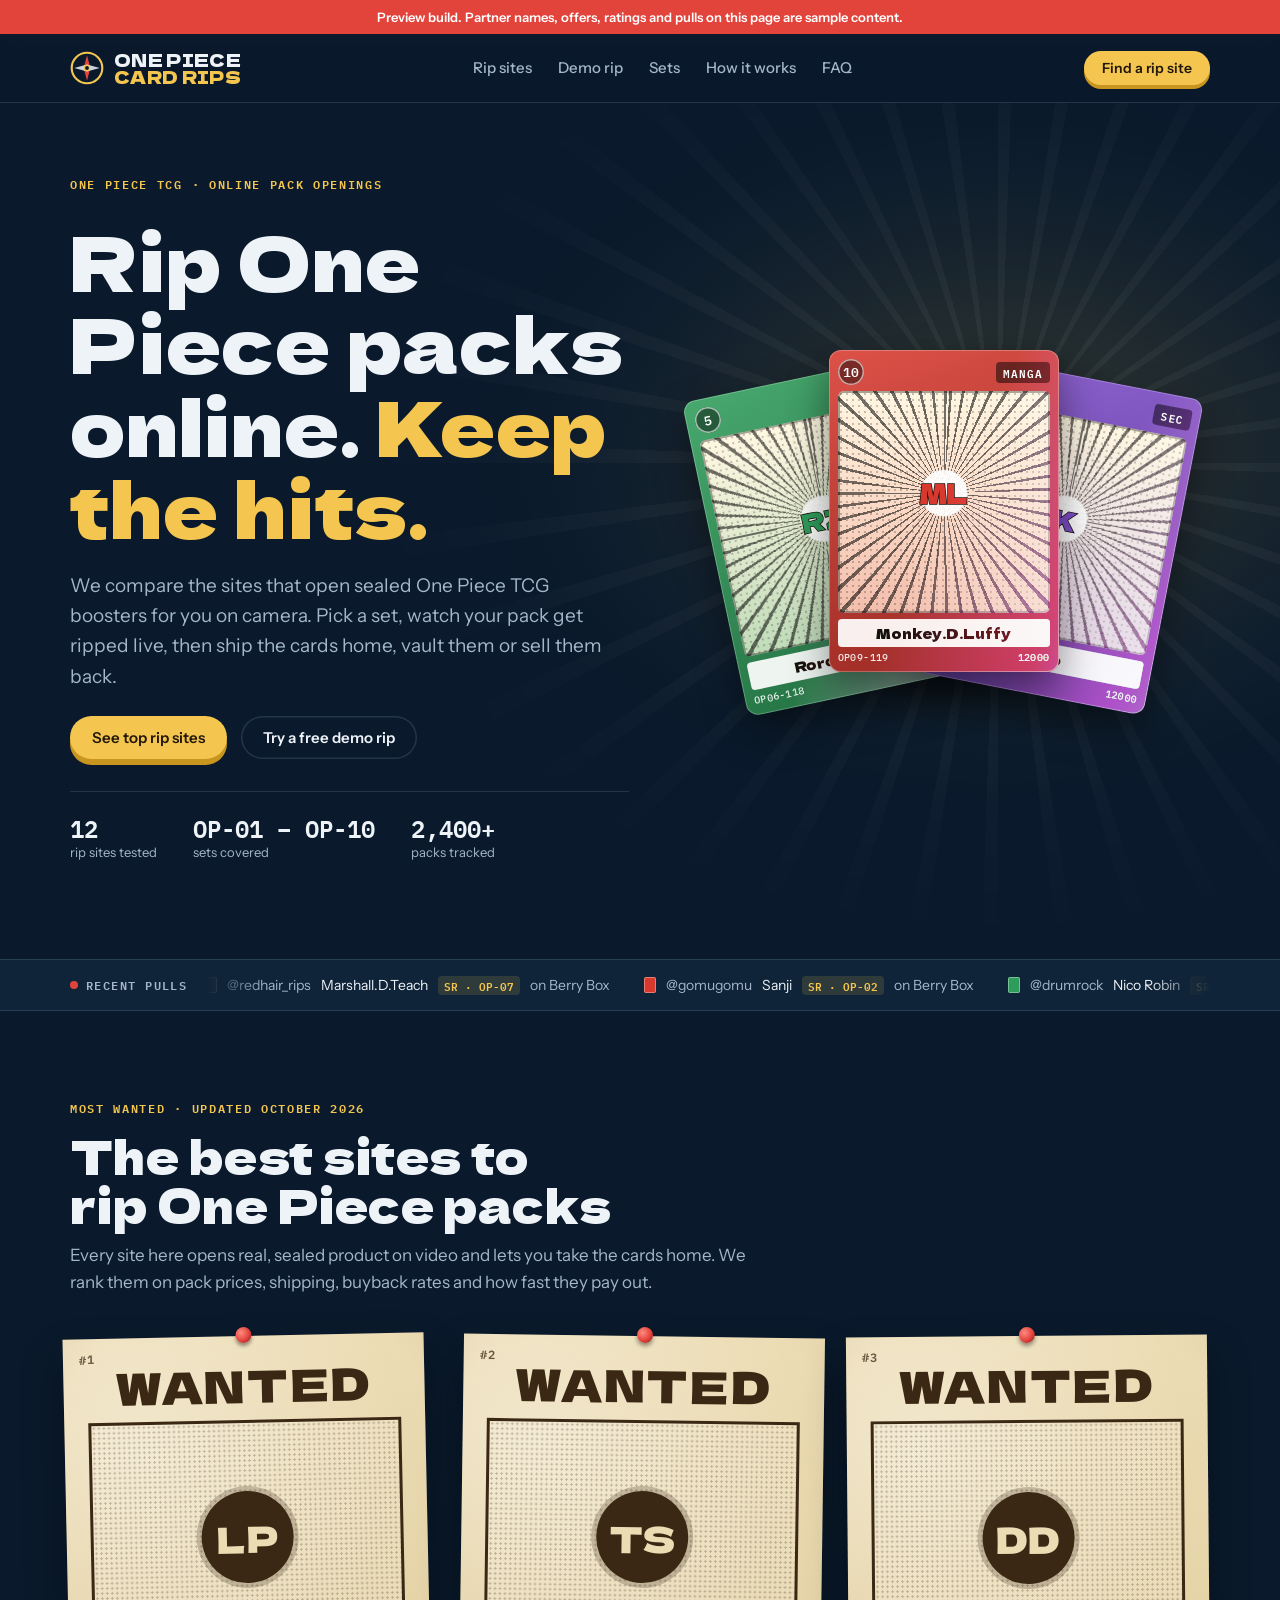
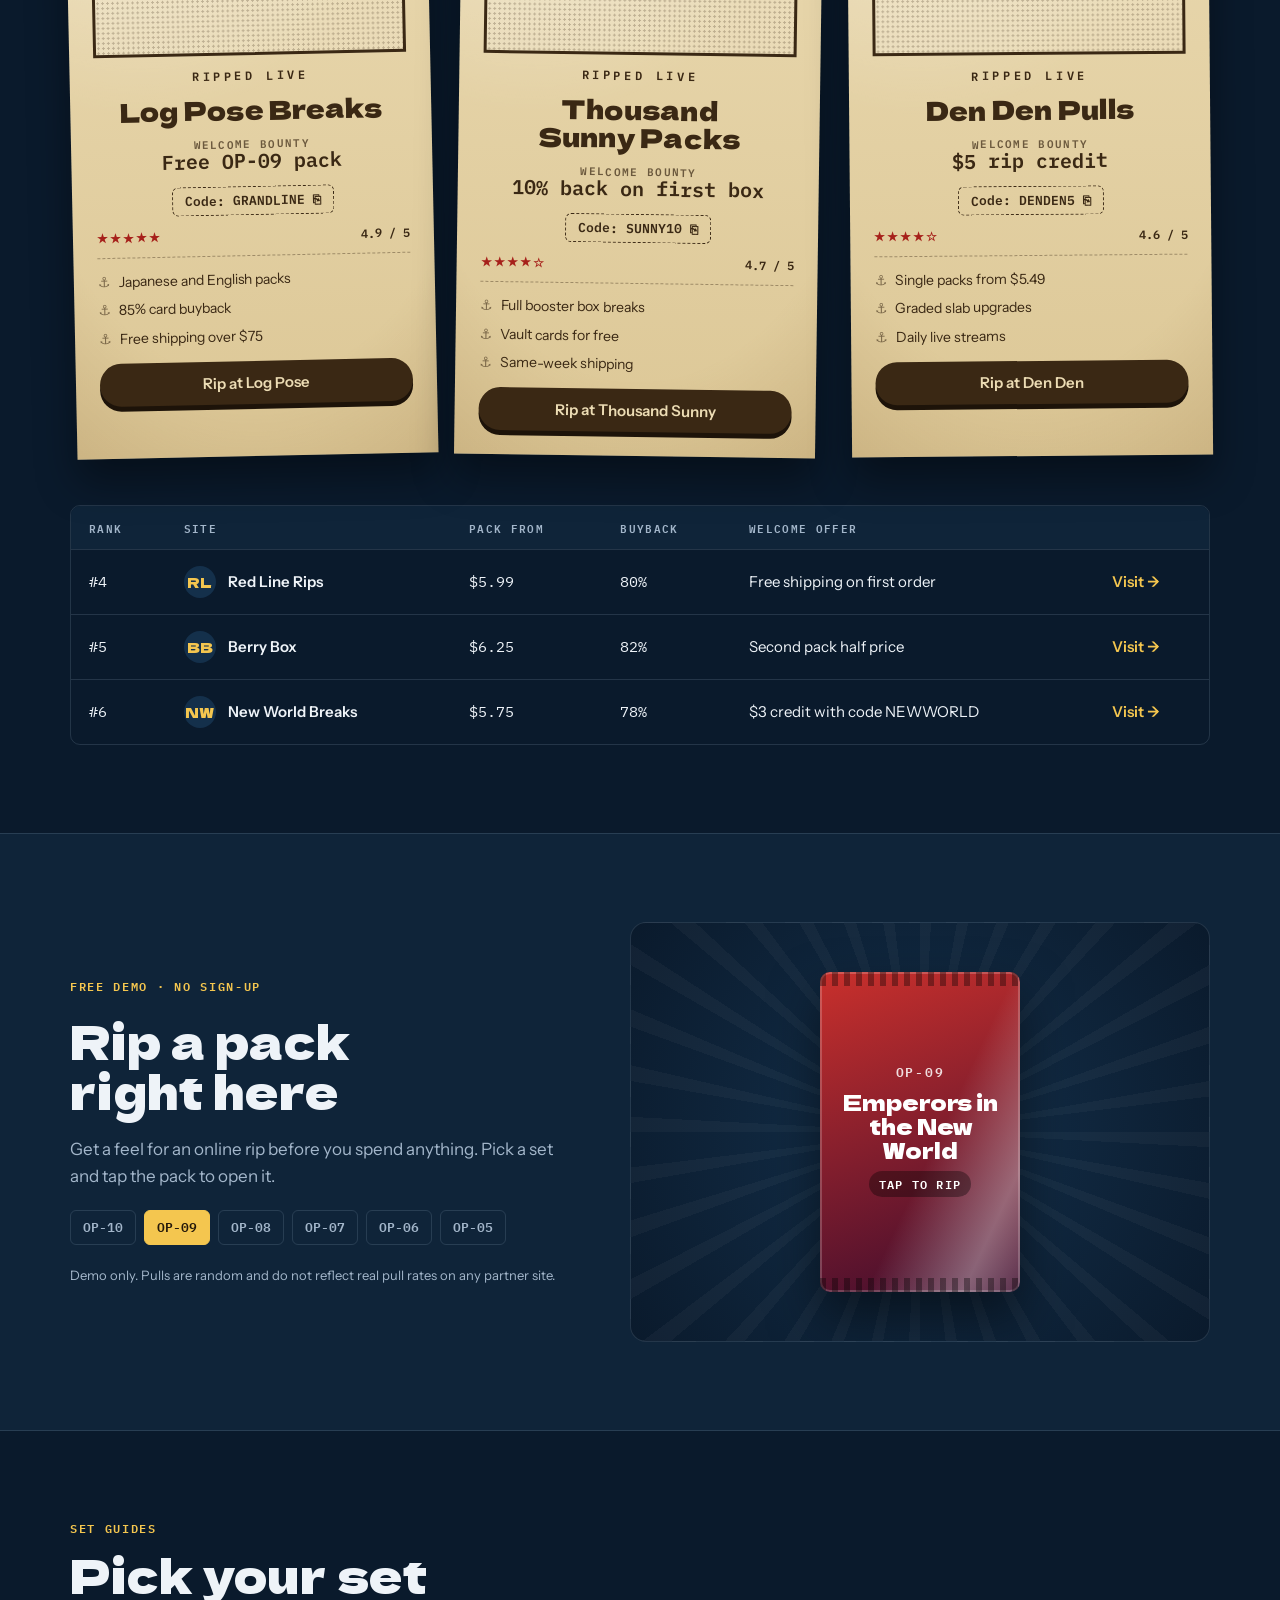
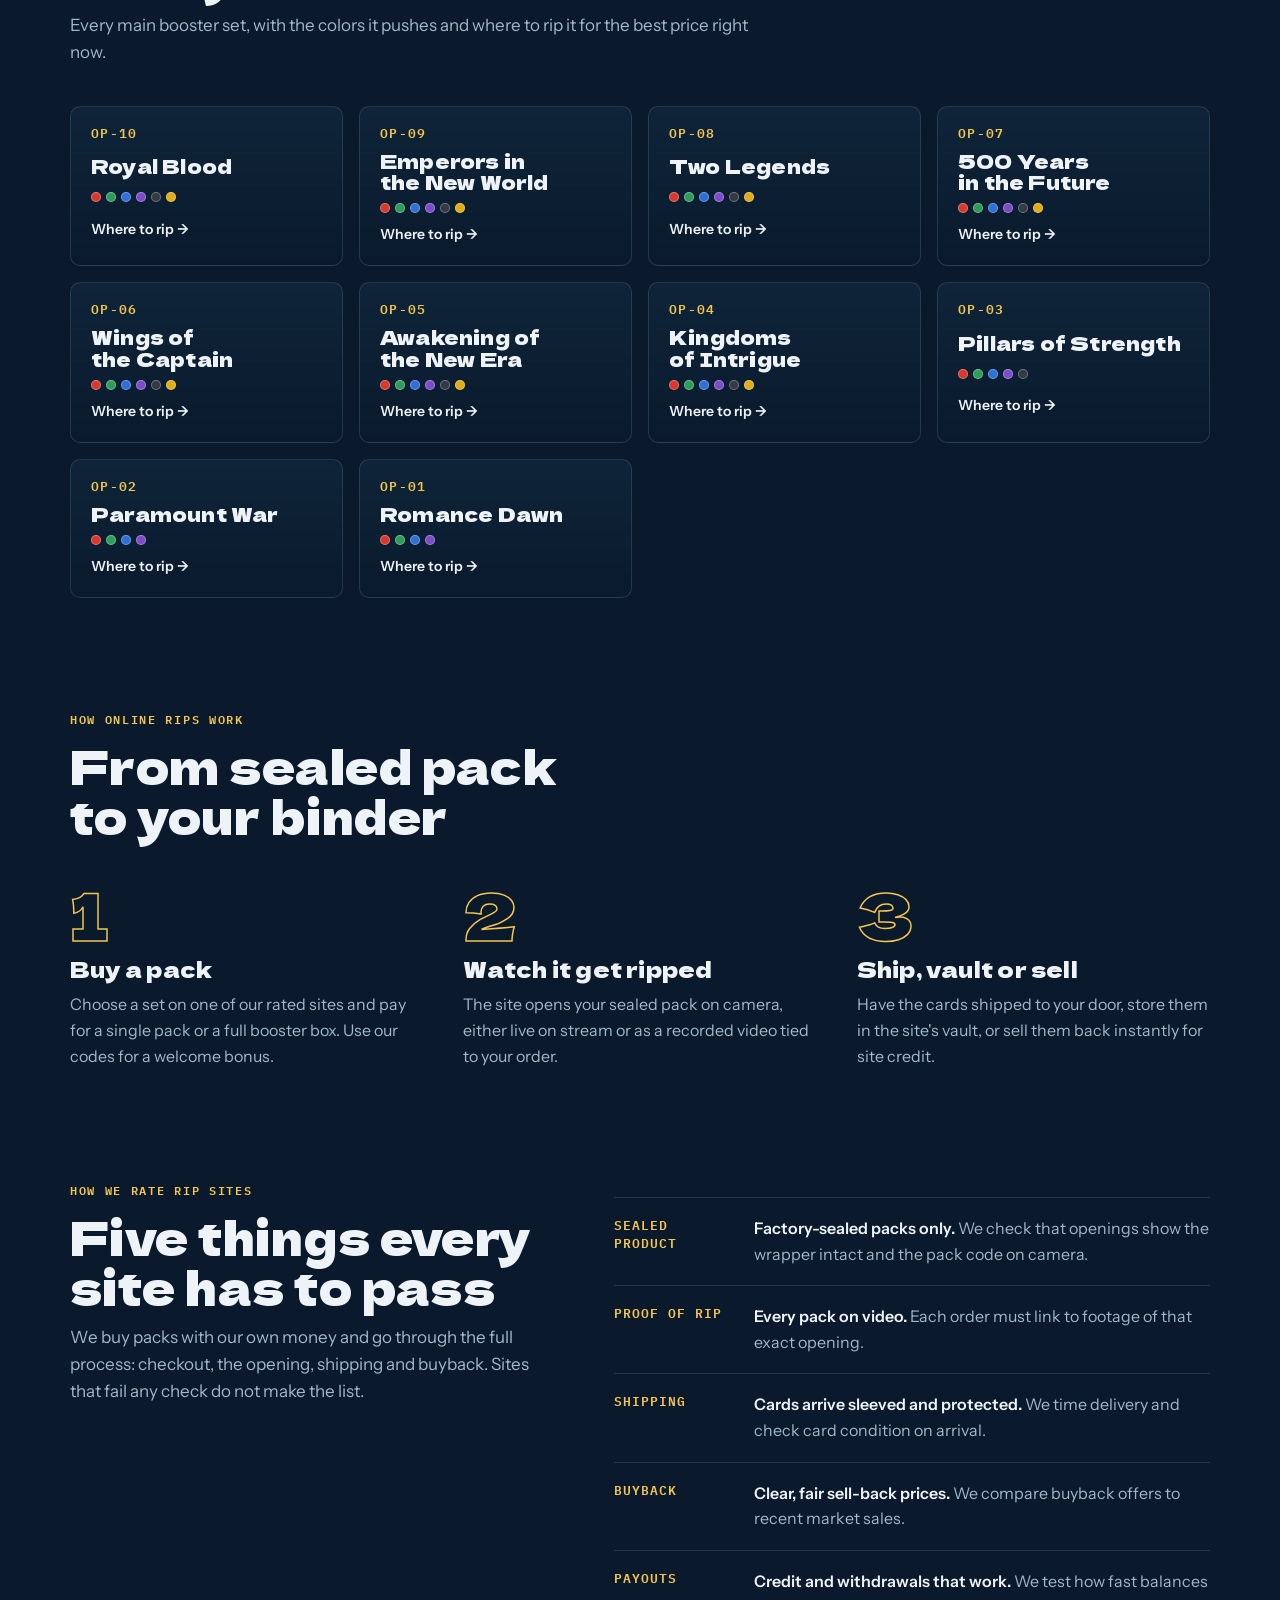
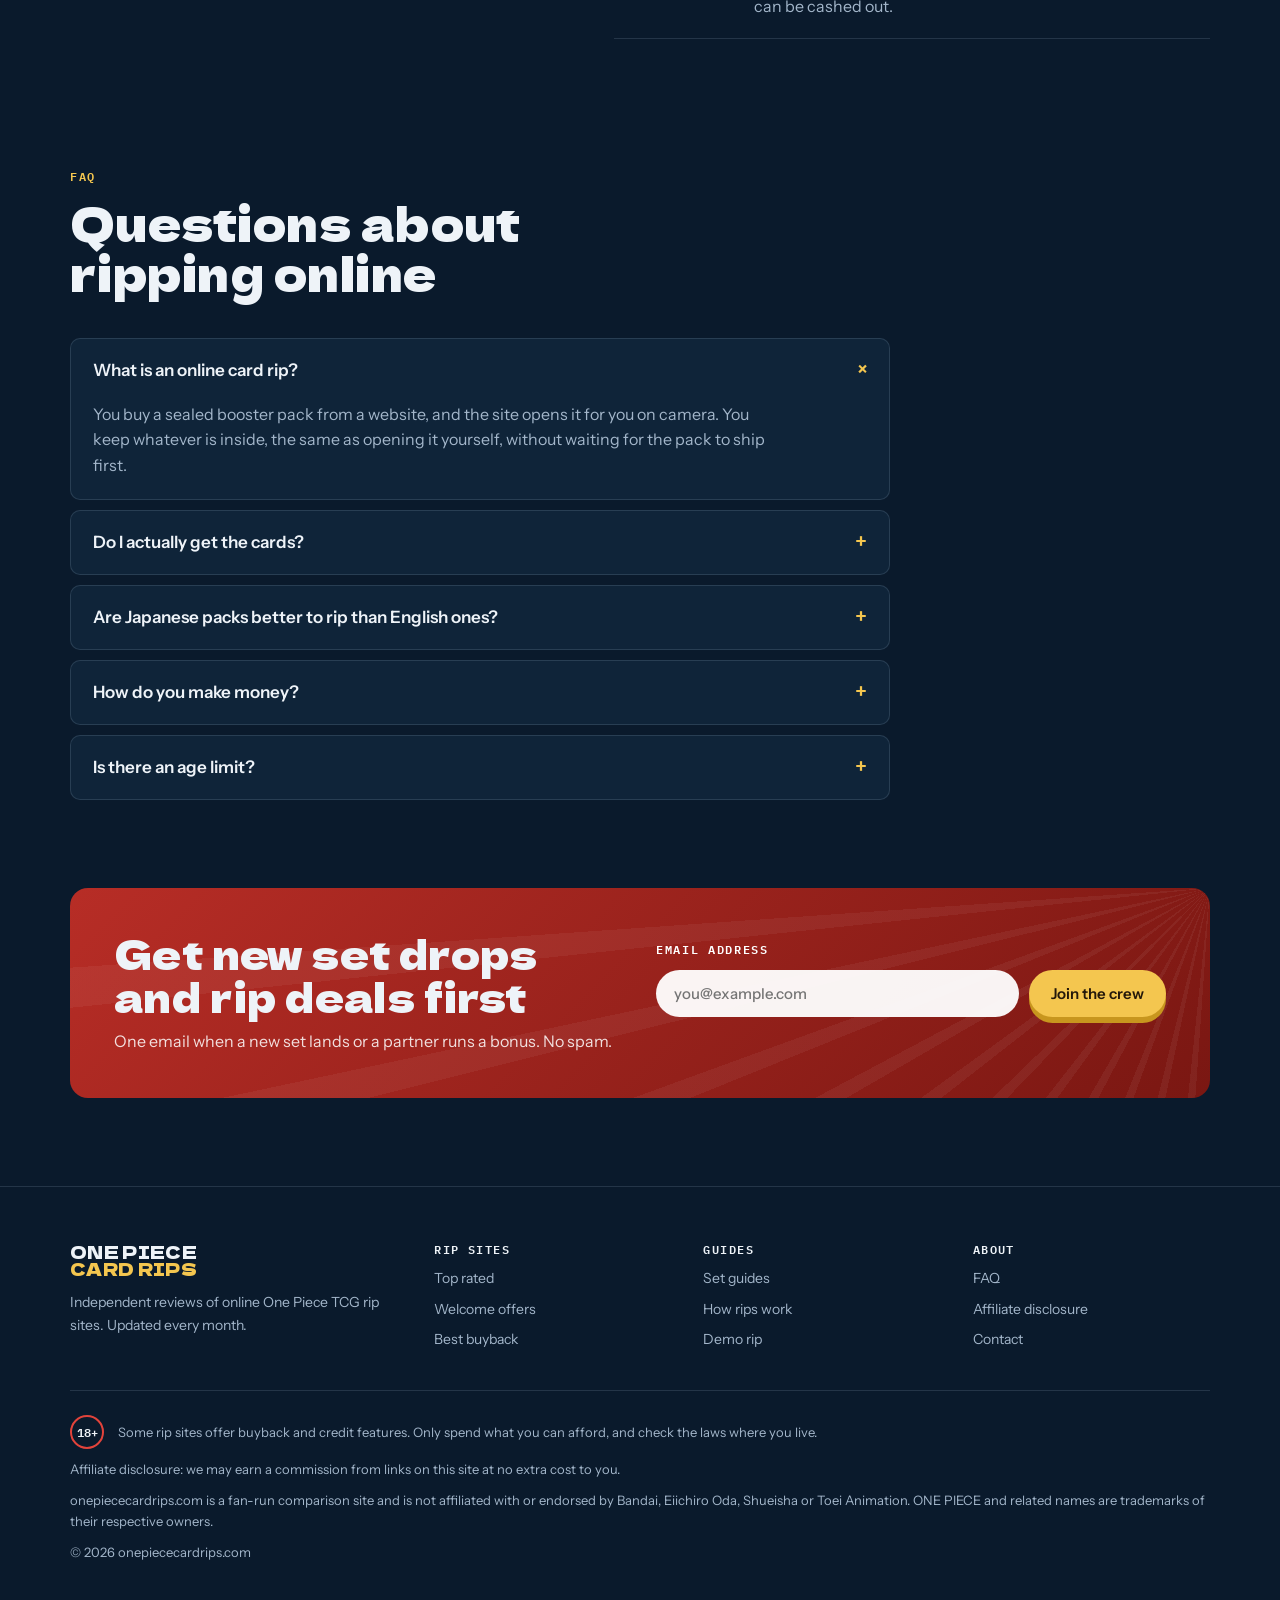
<file: onepiececardrips/index.html>
<!doctype html>
<html lang="en">
<head>
<meta charset="utf-8">
<meta name="viewport" content="width=device-width, initial-scale=1, viewport-fit=cover">
<title>One Piece Card Rips</title>
<meta name="description" content="Compare the best sites to rip One Piece TCG booster packs online. Reviewed rip sites, welcome offers, live pulls, set guides and a free demo rip.">
<meta name="theme-color" content="#0a1a2c">
<link rel="canonical" href="https://onepiececardrips.com/">
<meta property="og:type" content="website">
<meta property="og:title" content="One Piece Card Rips">
<meta property="og:description" content="Find the best places to rip One Piece TCG packs online. Reviewed sites, welcome offers and live pulls.">
<meta property="og:url" content="https://onepiececardrips.com/">
<link rel="preconnect" href="https://fonts.googleapis.com">
<link rel="preconnect" href="https://fonts.gstatic.com" crossorigin>
<link rel="stylesheet" href="https://fonts.googleapis.com/css2?family=Dela+Gothic+One&family=Instrument+Sans:wght@400;500;600;700&family=IBM+Plex+Mono:wght@500;600&display=swap">
<style>
/* Layout: open sea ground; rip sites pinned up as parchment wanted posters; cards drawn as manga screentone with foil for hits. */
:root {
  --sea: #0a1a2c;
  --sea-2: #0f2439;
  --surface: #14304b;
  --ink: #eef3f8;
  --muted: #a3b6ca;
  --line: rgba(190, 215, 240, 0.14);
  --gold: #f4c64f;
  --gold-deep: #c8961e;
  --crimson: #e2433b;
  --parchment: #ecdcb4;
  --parchment-2: #dcc796;
  --parch-ink: #3a2814;
  --good: #4fd18b;

  --c-red: #d8392f;
  --c-green: #2e9c5a;
  --c-blue: #2f6fd6;
  --c-purple: #7d4cc9;
  --c-black: #343a44;
  --c-yellow: #e0ad16;

  --f-display: "Dela Gothic One", "Arial Black", "Helvetica Neue", sans-serif;
  --f-body: "Instrument Sans", system-ui, -apple-system, "Segoe UI", sans-serif;
  --f-mono: "IBM Plex Mono", ui-monospace, "SFMono-Regular", Menlo, monospace;

  --radius: 10px;
  --wrap: 1180px;
  color-scheme: dark;
}

* { box-sizing: border-box; }
html { scroll-behavior: smooth; }
body {
  margin: 0;
  background: var(--sea);
  color: var(--ink);
  font-family: var(--f-body);
  font-size: 16px;
  line-height: 1.6;
  -webkit-font-smoothing: antialiased;
}
img { max-width: 100%; }
a { color: inherit; }
:focus-visible { outline: 3px solid var(--gold); outline-offset: 3px; border-radius: 4px; }
h1, h2, h3 { font-family: var(--f-display); font-weight: 400; line-height: 1.08; margin: 0; text-wrap: balance; letter-spacing: 0.01em; }
p { margin: 0; }

.wrap { max-width: var(--wrap); margin-inline: auto; padding-inline: 20px; }
.kicker {
  font-family: var(--f-mono); font-size: 12px; font-weight: 600;
  letter-spacing: 0.14em; text-transform: uppercase; color: var(--gold);
}
.section { padding-block: 88px; }
.section-head { display: grid; gap: 12px; margin-bottom: 40px; max-width: 680px; }
.section-head h2 { font-size: clamp(30px, 4.4vw, 46px); }
.section-head p { color: var(--muted); font-size: 17px; }

.btn {
  display: inline-flex; align-items: center; justify-content: center; gap: 8px;
  padding: 14px 22px; border-radius: 999px; border: 0;
  font: 600 15px/1 var(--f-body); text-decoration: none; cursor: pointer;
  transition: transform .15s ease, background-color .15s ease, box-shadow .15s ease;
}
.btn:hover { transform: translateY(-1px); }
.btn-gold { background: var(--gold); color: #24180a; box-shadow: 0 6px 0 var(--gold-deep); }
.btn-gold:active { transform: translateY(3px); box-shadow: 0 3px 0 var(--gold-deep); }
.btn-ghost { background: transparent; color: var(--ink); box-shadow: inset 0 0 0 1.5px var(--line); }
.btn-ghost:hover { box-shadow: inset 0 0 0 1.5px var(--muted); }

/* Preview ribbon */
.ribbon {
  background: var(--crimson); color: #fff; text-align: center;
  font: 600 13px/1.4 var(--f-body); padding: 8px 16px;
}

/* Header */
.site-header {
  position: sticky; top: env(safe-area-inset-top, 0px); z-index: 20;
  background: rgba(10, 26, 44, 0.86); backdrop-filter: blur(10px);
  border-bottom: 1px solid var(--line);
}
.header-row { display: flex; align-items: center; justify-content: space-between; gap: 24px; min-height: 68px; }
.brand { display: flex; align-items: center; gap: 10px; text-decoration: none; }
.brand-mark { width: 34px; height: 34px; flex: none; }
.brand-name { font-family: var(--f-display); font-size: 17px; line-height: 1; letter-spacing: 0.02em; }
.brand-name span { color: var(--gold); }
.nav { display: flex; gap: 26px; font-size: 15px; font-weight: 500; }
.nav a { text-decoration: none; color: var(--muted); }
.nav a:hover { color: var(--ink); }
.header-cta { padding: 10px 18px; font-size: 14px; box-shadow: 0 4px 0 var(--gold-deep); }
@media (max-width: 900px) { .nav { display: none; } }
@media (max-width: 420px) { .header-cta { display: none; } }

/* Hero */
.hero { position: relative; overflow: hidden; padding-block: 72px 96px; }
.hero::before {
  content: ""; position: absolute; inset: 0; pointer-events: none;
  background:
    radial-gradient(60% 60% at 78% 40%, rgba(244, 198, 79, 0.16), transparent 70%),
    repeating-conic-gradient(from 0deg at 78% 42%, rgba(255,255,255,0.045) 0deg 2deg, transparent 2deg 9deg);
  -webkit-mask-image: radial-gradient(70% 80% at 78% 42%, #000 20%, transparent 75%);
          mask-image: radial-gradient(70% 80% at 78% 42%, #000 20%, transparent 75%);
}
.hero-grid { position: relative; display: grid; grid-template-columns: 1.05fr 1fr; gap: 48px; align-items: center; }
.hero-copy { display: grid; gap: 24px; min-width: 0; }
.hero h1 { font-size: clamp(40px, 6.4vw, 76px); }
.hero h1 em { font-style: normal; color: var(--gold); }
.hero-sub { font-size: 19px; color: var(--muted); max-width: 33em; }
.hero-actions { display: flex; flex-wrap: wrap; gap: 14px; }
.hero-stats { display: flex; flex-wrap: wrap; gap: 14px 36px; padding-top: 8px; border-top: 1px solid var(--line); margin-top: 8px; }
.stat { display: grid; gap: 2px; padding-top: 16px; }
.stat b { font: 600 24px/1 var(--f-mono); font-variant-numeric: tabular-nums; }
.stat span { font-size: 13px; color: var(--muted); }

.fan { position: relative; height: 440px; display: grid; place-items: center; }
.fan .card { position: absolute; width: 230px; }
.fan .card:nth-child(1) { transform: translateX(-120px) rotate(-12deg) translateY(18px); }
.fan .card:nth-child(2) { transform: translateX(120px) rotate(11deg) translateY(18px); }
.fan .card:nth-child(3) { transform: translateY(-8px); z-index: 2; animation: bob 5s ease-in-out infinite; }
@keyframes bob { 50% { transform: translateY(-20px) rotate(1deg); } }

@media (max-width: 900px) {
  .hero-grid { grid-template-columns: 1fr; }
  .fan { height: 360px; }
  .fan .card { width: 190px; }
  .fan .card:nth-child(1) { transform: translateX(-90px) rotate(-12deg) translateY(16px); }
  .fan .card:nth-child(2) { transform: translateX(90px) rotate(11deg) translateY(16px); }
}
@media (max-width: 420px) {
  .fan { height: 300px; }
  .fan .card { width: 156px; }
  .fan .card:nth-child(1) { transform: translateX(-70px) rotate(-12deg) translateY(14px); }
  .fan .card:nth-child(2) { transform: translateX(70px) rotate(11deg) translateY(14px); }
}

/* Trading card */
.card {
  --cc: var(--c-red);
  aspect-ratio: 63 / 88; max-width: 100%;
  border-radius: 12px; padding: 9px;
  background: linear-gradient(160deg, color-mix(in srgb, var(--cc) 88%, #fff 12%), color-mix(in srgb, var(--cc) 70%, #000 30%));
  box-shadow: 0 18px 40px rgba(0,0,0,0.45), inset 0 0 0 1px rgba(255,255,255,0.25);
  display: grid; grid-template-rows: auto 1fr auto auto; gap: 6px;
  color: #fff; position: relative; overflow: hidden; isolation: isolate;
}
.card.c-red { --cc: var(--c-red); }
.card.c-green { --cc: var(--c-green); }
.card.c-blue { --cc: var(--c-blue); }
.card.c-purple { --cc: var(--c-purple); }
.card.c-black { --cc: var(--c-black); }
.card.c-yellow { --cc: var(--c-yellow); }
.card-top { display: flex; justify-content: space-between; align-items: center; }
.cost {
  width: 2em; height: 2em; border-radius: 50%; display: grid; place-items: center;
  background: rgba(0,0,0,0.45); font: 600 13px/1 var(--f-mono); box-shadow: inset 0 0 0 1.5px rgba(255,255,255,0.6);
}
.rar { font: 600 11px/1 var(--f-mono); letter-spacing: 0.08em; background: rgba(0,0,0,0.5); padding: 5px 7px; border-radius: 4px; }
.art {
  border-radius: 6px; position: relative; overflow: hidden;
  background:
    radial-gradient(circle at 50% 46%, rgba(255,255,255,0.92) 0 14%, transparent 15%),
    repeating-conic-gradient(from 3deg at 50% 46%, rgba(0,0,0,0.55) 0deg 1.6deg, transparent 1.6deg 7deg),
    radial-gradient(circle, rgba(0,0,0,0.22) 1px, transparent 1.4px) 0 0 / 6px 6px,
    linear-gradient(180deg, #fff7e2, color-mix(in srgb, var(--cc) 30%, #fff7e2 70%));
  box-shadow: inset 0 0 0 2px rgba(0,0,0,0.35);
  display: grid; place-items: center;
}
.art .glyph {
  font-family: var(--f-display); font-size: clamp(26px, 30%, 64px); line-height: 1;
  color: var(--cc); -webkit-text-stroke: 1.5px #1a1209; paint-order: stroke fill;
  position: relative; top: -4%;
}
.card-name {
  font: 400 clamp(11px, 1.1vw, 14px)/1.15 var(--f-display); text-align: center;
  background: rgba(255,255,255,0.92); color: #15110b; padding: 6px 4px; border-radius: 4px;
  white-space: nowrap; overflow: hidden; text-overflow: ellipsis;
}
.card-meta { display: flex; justify-content: space-between; font: 500 10px/1 var(--f-mono); opacity: 0.9; letter-spacing: 0.04em; }
.card.holo::after {
  content: ""; position: absolute; inset: 0; z-index: 3; pointer-events: none; mix-blend-mode: color-dodge;
  background: linear-gradient(115deg, transparent 20%, rgba(255,120,200,0.5) 36%, rgba(120,220,255,0.55) 46%, rgba(255,240,120,0.5) 56%, transparent 72%);
  background-size: 250% 250%; animation: foil 4.5s ease-in-out infinite;
}
@keyframes foil { 0%,100% { background-position: 100% 50%; } 50% { background-position: 0% 50%; } }

/* Pull ticker */
.ticker { border-block: 1px solid var(--line); background: var(--sea-2); overflow: hidden; }
.ticker-row { display: flex; align-items: center; gap: 18px; }
.ticker-label {
  flex: none; display: flex; align-items: center; gap: 8px; padding: 14px 0;
  font: 600 12px/1 var(--f-mono); letter-spacing: 0.12em; text-transform: uppercase; color: var(--muted);
}
.live-dot { width: 8px; height: 8px; border-radius: 50%; background: var(--crimson); box-shadow: 0 0 0 0 rgba(226,67,59,.6); animation: pulse 1.6s infinite; }
@keyframes pulse { 70% { box-shadow: 0 0 0 8px rgba(226,67,59,0); } 100% { box-shadow: 0 0 0 0 rgba(226,67,59,0); } }
.ticker-viewport { overflow: hidden; flex: 1; min-width: 0; -webkit-mask-image: linear-gradient(90deg, transparent, #000 6%, #000 94%, transparent); mask-image: linear-gradient(90deg, transparent, #000 6%, #000 94%, transparent); }
.ticker-track { display: flex; gap: 34px; width: max-content; animation: scroll 60s linear infinite; padding-block: 14px; }
.ticker:hover .ticker-track { animation-play-state: paused; }
@keyframes scroll { to { transform: translateX(-50%); } }
.pull { display: flex; align-items: center; gap: 10px; font-size: 14px; white-space: nowrap; }
.pull .swatch { width: 12px; height: 16px; border-radius: 2px; background: var(--cc, var(--c-red)); box-shadow: inset 0 0 0 1px rgba(255,255,255,.35); }
.pull .who { color: var(--muted); }
.pull .tag { font: 600 11px/1 var(--f-mono); padding: 4px 6px; border-radius: 4px; background: rgba(244,198,79,.14); color: var(--gold); }

/* Wanted posters */
.posters { display: grid; grid-template-columns: repeat(3, minmax(0, 1fr)); gap: 28px; }
.poster {
  position: relative; color: var(--parch-ink); padding: 26px 24px 24px;
  background:
    radial-gradient(120% 90% at 50% 40%, transparent 55%, rgba(110,70,20,0.28)),
    radial-gradient(circle at 20% 15%, rgba(255,255,255,0.35), transparent 40%),
    linear-gradient(180deg, var(--parchment), var(--parchment-2));
  box-shadow: 0 22px 40px rgba(0,0,0,0.4);
  display: grid; gap: 14px; align-content: start; text-align: center;
  transform: rotate(var(--tilt, 0deg)); transition: transform .2s ease;
}
.poster:nth-child(1) { --tilt: -1.2deg; }
.poster:nth-child(2) { --tilt: 0.8deg; }
.poster:nth-child(3) { --tilt: -0.5deg; }
.poster:hover { transform: rotate(0deg) translateY(-4px); }
.poster::before {
  content: ""; position: absolute; top: -9px; left: 50%; width: 16px; height: 16px; margin-left: -8px; border-radius: 50%;
  background: radial-gradient(circle at 35% 35%, #ff8a80, var(--crimson) 55%, #7a1712); box-shadow: 0 3px 4px rgba(0,0,0,.4);
}
.poster .rank { position: absolute; top: 14px; left: 16px; font: 600 12px/1 var(--f-mono); letter-spacing: .08em; opacity: .75; }
.poster .wanted { font-family: var(--f-display); font-size: 44px; line-height: 1; letter-spacing: 0.06em; }
.poster .frame {
  aspect-ratio: 4 / 3; border: 3px solid var(--parch-ink); display: grid; place-items: center;
  background:
    radial-gradient(circle, rgba(58,40,20,0.25) 1px, transparent 1.3px) 0 0 / 5px 5px,
    rgba(255,255,255,0.18);
}
.poster .logo {
  width: 92px; height: 92px; border-radius: 50%; display: grid; place-items: center;
  font: 400 36px/1 var(--f-display); color: var(--parchment); background: var(--parch-ink);
  box-shadow: 0 0 0 5px rgba(58,40,20,0.25);
}
.poster .alive { font: 600 12px/1 var(--f-mono); letter-spacing: 0.3em; }
.poster h3 { font-size: 26px; }
.poster .bounty-label { font: 600 11px/1 var(--f-mono); letter-spacing: 0.12em; text-transform: uppercase; opacity: .7; }
.poster .bounty { font: 600 20px/1.2 var(--f-mono); }
.poster ul { list-style: none; margin: 0; padding: 12px 0 0; display: grid; gap: 6px; text-align: left; font-size: 14px; border-top: 1.5px dashed rgba(58,40,20,0.4); }
.poster li { display: flex; gap: 8px; }
.poster li::before { content: "\2693"; opacity: .6; }
.poster .meta-row { display: flex; justify-content: space-between; align-items: center; font: 600 12px/1 var(--f-mono); }
.poster .stars { color: #a6201a; letter-spacing: 2px; }
.code-chip {
  display: inline-flex; align-items: center; gap: 8px; justify-self: center; cursor: pointer;
  border: 1.5px dashed var(--parch-ink); background: transparent; color: var(--parch-ink);
  padding: 7px 12px; font: 600 13px/1 var(--f-mono); border-radius: 6px;
}
.code-chip:hover { background: rgba(58,40,20,.08); }
.poster .btn { width: 100%; background: var(--parch-ink); color: var(--parchment); box-shadow: 0 5px 0 #1d1309; }
.poster .btn:hover { background: #4a3419; }
@media (max-width: 960px) { .posters { grid-template-columns: 1fr; max-width: 440px; margin-inline: auto; } }

.runners { margin-top: 48px; border: 1px solid var(--line); border-radius: var(--radius); overflow-x: auto; }
.runners table { width: 100%; border-collapse: collapse; min-width: 640px; }
.runners th, .runners td { padding: 16px 18px; text-align: left; border-bottom: 1px solid var(--line); font-size: 15px; }
.runners tr:last-child td { border-bottom: 0; }
.runners th { font: 600 11px/1 var(--f-mono); letter-spacing: .12em; text-transform: uppercase; color: var(--muted); background: var(--sea-2); }
.runners td.num { font-family: var(--f-mono); font-variant-numeric: tabular-nums; }
.runners .site { display: flex; align-items: center; gap: 12px; font-weight: 600; }
.runners .mini { width: 32px; height: 32px; border-radius: 50%; display: grid; place-items: center; background: var(--surface); font: 400 14px/1 var(--f-display); color: var(--gold); flex: none; }
.runners a.go { color: var(--gold); font-weight: 600; text-decoration: none; white-space: nowrap; }
.runners a.go:hover { text-decoration: underline; }

/* Demo rip */
.demo { background: var(--sea-2); border-block: 1px solid var(--line); }
.demo-grid { display: grid; grid-template-columns: minmax(0, 1fr) minmax(0, 1.15fr); gap: 56px; align-items: center; }
.demo-copy { display: grid; gap: 20px; }
.set-picker { display: flex; flex-wrap: wrap; gap: 8px; }
.set-picker button {
  font: 600 13px/1 var(--f-mono); padding: 10px 12px; border-radius: 6px; cursor: pointer;
  background: transparent; color: var(--muted); border: 1.5px solid var(--line);
}
.set-picker button[aria-pressed="true"] { color: #24180a; background: var(--gold); border-color: var(--gold); }
.demo-note { font-size: 13px; color: var(--muted); }
.stage {
  min-height: 420px; border-radius: 16px; position: relative; overflow: hidden;
  background:
    repeating-conic-gradient(from 0deg at 50% 50%, rgba(255,255,255,0.03) 0deg 3deg, transparent 3deg 10deg),
    radial-gradient(circle at 50% 50%, var(--surface), var(--sea));
  border: 1px solid var(--line); display: grid; place-items: center; padding: 28px 16px;
}
.pack {
  width: 200px; aspect-ratio: 5 / 8; border-radius: 10px; position: relative; cursor: pointer; border: 0; padding: 0;
  background:
    linear-gradient(115deg, transparent 30%, rgba(255,255,255,0.35) 45%, transparent 60%) 0 0 / 250% 100%,
    linear-gradient(160deg, var(--pc1, #c9302c), var(--pc2, #5a0f0c));
  box-shadow: 0 24px 50px rgba(0,0,0,.5), inset 0 0 0 2px rgba(255,255,255,.2);
  color: #fff; display: grid; place-items: center; text-align: center;
  animation: sheen 3.2s ease-in-out infinite;
  transition: transform .2s ease;
}
.pack:hover { transform: translateY(-6px) rotate(-1.5deg); }
@keyframes sheen { 0%,100% { background-position: 100% 0, 0 0; } 50% { background-position: 0% 0, 0 0; } }
.pack::before, .pack::after {
  content: ""; position: absolute; left: 0; right: 0; height: 14px;
  background: repeating-linear-gradient(90deg, rgba(0,0,0,.35) 0 6px, transparent 6px 12px);
}
.pack::before { top: 0; border-radius: 10px 10px 0 0; }
.pack::after { bottom: 0; border-radius: 0 0 10px 10px; }
.pack-inner { display: grid; gap: 10px; padding: 0 14px; }
.pack-code { font: 600 13px/1 var(--f-mono); letter-spacing: .14em; opacity: .85; }
.pack-name { font: 400 22px/1.1 var(--f-display); }
.pack-cta { font: 600 12px/1 var(--f-mono); letter-spacing: .1em; text-transform: uppercase; background: rgba(0,0,0,.35); padding: 7px 10px; border-radius: 999px; justify-self: center; }
.pack.ripping { animation: shake .45s ease-in-out; }
@keyframes shake { 20% { transform: rotate(-4deg); } 40% { transform: rotate(4deg); } 60% { transform: rotate(-3deg) scale(1.03); } 80% { transform: rotate(2deg) scale(1.06); } }

.reveal { display: none; gap: 18px; justify-items: center; text-align: center; width: 100%; }
.stage.revealed .pack { display: none; }
.stage.revealed .reveal { display: grid; }
.reveal-cards { display: flex; justify-content: center; gap: 12px; flex-wrap: wrap; }
.reveal-cards .card { width: 100px; opacity: 0; transform: translateY(24px) rotateY(80deg); animation: flipin .5s ease forwards; }
.reveal-cards .card.hit { width: 150px; }
@keyframes flipin { to { opacity: 1; transform: none; } }
.reveal-title { font: 400 22px/1.2 var(--f-display); }
.reveal-title .r { color: var(--gold); }
.reveal-actions { display: flex; gap: 10px; flex-wrap: wrap; justify-content: center; }
@media (max-width: 900px) { .demo-grid { grid-template-columns: 1fr; } }
@media (max-width: 420px) { .reveal-cards .card { width: 84px; } .reveal-cards .card.hit { width: 128px; } }

/* Sets */
.sets { display: grid; grid-template-columns: repeat(auto-fill, minmax(220px, 1fr)); gap: 16px; }
.set {
  border: 1px solid var(--line); border-radius: var(--radius); padding: 20px; display: grid; gap: 10px;
  background: linear-gradient(180deg, var(--sea-2), var(--sea)); text-decoration: none; position: relative; overflow: hidden;
  transition: border-color .15s ease, transform .15s ease;
}
.set:hover { border-color: var(--gold); transform: translateY(-2px); }
.set .code { font: 600 13px/1 var(--f-mono); color: var(--gold); letter-spacing: .1em; }
.set h3 { font-size: 20px; }
.set p { font-size: 14px; color: var(--muted); }
.set .dots { display: flex; gap: 5px; }
.set .dots i { width: 10px; height: 10px; border-radius: 50%; display: block; box-shadow: inset 0 0 0 1px rgba(255,255,255,.3); }
.set .arrow { font-size: 14px; font-weight: 600; color: var(--ink); }

/* Steps */
.steps { display: grid; grid-template-columns: repeat(3, minmax(0, 1fr)); gap: 40px; counter-reset: step; }
.step { display: grid; gap: 12px; align-content: start; }
.step .n { font: 400 64px/1 var(--f-display); color: transparent; -webkit-text-stroke: 1.5px var(--gold); }
.step h3 { font-size: 22px; }
.step p { color: var(--muted); }
@media (max-width: 800px) { .steps { grid-template-columns: 1fr; gap: 28px; } }

/* Checklist */
.check-grid { display: grid; grid-template-columns: minmax(0, 0.9fr) minmax(0, 1.1fr); gap: 56px; align-items: start; }
.checks { display: grid; gap: 0; border-top: 1px solid var(--line); }
.checks div { display: grid; grid-template-columns: 120px minmax(0, 1fr); gap: 20px; padding: 18px 0; border-bottom: 1px solid var(--line); }
.checks dt { font: 600 13px/1.4 var(--f-mono); color: var(--gold); text-transform: uppercase; letter-spacing: .08em; }
.checks dd { margin: 0; color: var(--muted); }
.checks dd b { color: var(--ink); font-weight: 600; }
@media (max-width: 860px) { .check-grid { grid-template-columns: 1fr; gap: 28px; } .checks div { grid-template-columns: 1fr; gap: 6px; } }

/* FAQ */
.faq { display: grid; gap: 10px; max-width: 820px; }
.faq details { border: 1px solid var(--line); border-radius: var(--radius); background: var(--sea-2); }
.faq summary { cursor: pointer; list-style: none; padding: 18px 22px; font-weight: 600; font-size: 17px; display: flex; justify-content: space-between; gap: 16px; }
.faq summary::-webkit-details-marker { display: none; }
.faq summary::after { content: "+"; font: 600 20px/1 var(--f-mono); color: var(--gold); transition: transform .2s ease; }
.faq details[open] summary::after { transform: rotate(45deg); }
.faq details p { padding: 0 22px 20px; color: var(--muted); max-width: 66ch; }

/* Newsletter */
.signup {
  border-radius: 18px; padding: 44px; display: grid; grid-template-columns: minmax(0, 1fr) minmax(0, 1fr); gap: 32px; align-items: center;
  background:
    repeating-conic-gradient(from 0deg at 100% 0%, rgba(255,255,255,0.05) 0deg 2deg, transparent 2deg 8deg),
    linear-gradient(135deg, #b72d26, #7a1712);
}
.signup h2 { font-size: clamp(28px, 3.6vw, 40px); }
.signup p { color: rgba(255,255,255,.85); margin-top: 10px; }
.signup form { display: flex; gap: 10px; flex-wrap: wrap; }
.signup input {
  flex: 1 1 220px; min-width: 0; padding: 14px 18px; border-radius: 999px; border: 0;
  font: 500 15px/1 var(--f-body); background: rgba(255,255,255,.95); color: #1a1209;
}
.signup .msg { flex-basis: 100%; font-size: 14px; color: #fff; min-height: 1.4em; }
@media (max-width: 800px) { .signup { grid-template-columns: 1fr; padding: 28px 22px; } }

/* Footer */
.site-footer { border-top: 1px solid var(--line); padding-block: 56px 40px; margin-top: 88px; color: var(--muted); font-size: 14px; }
.foot-grid { display: grid; grid-template-columns: 1.4fr 1fr 1fr 1fr; gap: 32px; }
.foot-grid h4 { margin: 0 0 12px; font: 600 12px/1 var(--f-mono); letter-spacing: .12em; text-transform: uppercase; color: var(--ink); }
.foot-grid ul { list-style: none; padding: 0; margin: 0; display: grid; gap: 8px; }
.foot-grid a { text-decoration: none; }
.foot-grid a:hover { color: var(--ink); }
.legal { margin-top: 40px; padding-top: 24px; border-top: 1px solid var(--line); display: grid; gap: 10px; font-size: 13px; }
.age { display: inline-flex; align-items: center; justify-content: center; width: 34px; height: 34px; border-radius: 50%; border: 2px solid var(--crimson); color: var(--ink); font: 600 12px/1 var(--f-mono); flex: none; }
.legal-row { display: flex; gap: 14px; align-items: center; }
@media (max-width: 800px) { .foot-grid { grid-template-columns: 1fr 1fr; } }

.toast {
  position: fixed; left: 50%; bottom: calc(24px + env(safe-area-inset-bottom, 0px)); transform: translate(-50%, 20px);
  background: var(--ink); color: var(--sea); padding: 10px 18px; border-radius: 999px; font-weight: 600; font-size: 14px;
  opacity: 0; transition: opacity .2s ease, transform .2s ease; pointer-events: none; z-index: 50;
}
.toast.show { opacity: 1; transform: translate(-50%, 0); }

@media (prefers-reduced-motion: reduce) {
  *, *::before, *::after { animation: none !important; transition: none !important; }
  .reveal-cards .card { opacity: 1; transform: none; }
  html { scroll-behavior: auto; }
}
</style>
</head>
<body>

<div class="ribbon">Preview build. Partner names, offers, ratings and pulls on this page are sample content.</div>

<header class="site-header">
  <div class="wrap header-row">
    <a class="brand" href="#top" aria-label="One Piece Card Rips home">
      <svg class="brand-mark" viewBox="0 0 40 40" aria-hidden="true">
        <circle cx="20" cy="20" r="18" fill="none" stroke="#f4c64f" stroke-width="2.5"/>
        <path d="M20 5 L24 20 L20 35 L16 20 Z" fill="#e2433b"/>
        <path d="M5 20 L20 16 L35 20 L20 24 Z" fill="#eef3f8" opacity=".85"/>
        <circle cx="20" cy="20" r="3" fill="#0a1a2c" stroke="#f4c64f" stroke-width="1.5"/>
      </svg>
      <span class="brand-name">ONE PIECE<br><span>CARD RIPS</span></span>
    </a>
    <nav class="nav" aria-label="Primary">
      <a href="#sites">Rip sites</a>
      <a href="#demo">Demo rip</a>
      <a href="#sets">Sets</a>
      <a href="#how">How it works</a>
      <a href="#faq">FAQ</a>
    </nav>
    <a class="btn btn-gold header-cta" href="#sites">Find a rip site</a>
  </div>
</header>

<main id="top">

  <section class="hero">
    <div class="wrap hero-grid">
      <div class="hero-copy">
        <span class="kicker">One Piece TCG &middot; Online pack openings</span>
        <h1>Rip One Piece packs online. <em>Keep the hits.</em></h1>
        <p class="hero-sub">We compare the sites that open sealed One Piece TCG boosters for you on camera. Pick a set, watch your pack get ripped live, then ship the cards home, vault them or sell them back.</p>
        <div class="hero-actions">
          <a class="btn btn-gold" href="#sites">See top rip sites</a>
          <a class="btn btn-ghost" href="#demo">Try a free demo rip</a>
        </div>
        <div class="hero-stats">
          <div class="stat"><b>12</b><span>rip sites tested</span></div>
          <div class="stat"><b>OP-01 &ndash; OP-10</b><span>sets covered</span></div>
          <div class="stat"><b>2,400+</b><span>packs tracked</span></div>
        </div>
      </div>
      <div class="fan" id="hero-fan" aria-hidden="true"></div>
    </div>
  </section>

  <div class="ticker" aria-label="Recent pulls (sample)">
    <div class="wrap ticker-row">
      <div class="ticker-label"><span class="live-dot"></span>Recent pulls</div>
      <div class="ticker-viewport"><div class="ticker-track" id="ticker"></div></div>
    </div>
  </div>

  <section class="section" id="sites">
    <div class="wrap">
      <div class="section-head">
        <span class="kicker">Most wanted &middot; Updated October 2026</span>
        <h2>The best sites to rip One Piece packs</h2>
        <p>Every site here opens real, sealed product on video and lets you take the cards home. We rank them on pack prices, shipping, buyback rates and how fast they pay out.</p>
      </div>

      <div class="posters">
        <article class="poster">
          <span class="rank">#1</span>
          <div class="wanted">WANTED</div>
          <div class="frame"><div class="logo">LP</div></div>
          <div class="alive">RIPPED LIVE</div>
          <h3>Log Pose Breaks</h3>
          <div>
            <div class="bounty-label">Welcome bounty</div>
            <div class="bounty">Free OP-09 pack</div>
          </div>
          <button class="code-chip" type="button" data-code="GRANDLINE">Code: GRANDLINE &#x2398;</button>
          <div class="meta-row"><span class="stars" aria-label="4.9 out of 5">&#9733;&#9733;&#9733;&#9733;&#9733;</span><span>4.9 / 5</span></div>
          <ul>
            <li>Japanese and English packs</li>
            <li>85% card buyback</li>
            <li>Free shipping over $75</li>
          </ul>
          <a class="btn" href="#" rel="sponsored nofollow noopener">Rip at Log Pose</a>
        </article>

        <article class="poster">
          <span class="rank">#2</span>
          <div class="wanted">WANTED</div>
          <div class="frame"><div class="logo">TS</div></div>
          <div class="alive">RIPPED LIVE</div>
          <h3>Thousand Sunny Packs</h3>
          <div>
            <div class="bounty-label">Welcome bounty</div>
            <div class="bounty">10% back on first box</div>
          </div>
          <button class="code-chip" type="button" data-code="SUNNY10">Code: SUNNY10 &#x2398;</button>
          <div class="meta-row"><span class="stars" aria-label="4.7 out of 5">&#9733;&#9733;&#9733;&#9733;&#9734;</span><span>4.7 / 5</span></div>
          <ul>
            <li>Full booster box breaks</li>
            <li>Vault cards for free</li>
            <li>Same-week shipping</li>
          </ul>
          <a class="btn" href="#" rel="sponsored nofollow noopener">Rip at Thousand Sunny</a>
        </article>

        <article class="poster">
          <span class="rank">#3</span>
          <div class="wanted">WANTED</div>
          <div class="frame"><div class="logo">DD</div></div>
          <div class="alive">RIPPED LIVE</div>
          <h3>Den Den Pulls</h3>
          <div>
            <div class="bounty-label">Welcome bounty</div>
            <div class="bounty">$5 rip credit</div>
          </div>
          <button class="code-chip" type="button" data-code="DENDEN5">Code: DENDEN5 &#x2398;</button>
          <div class="meta-row"><span class="stars" aria-label="4.6 out of 5">&#9733;&#9733;&#9733;&#9733;&#9734;</span><span>4.6 / 5</span></div>
          <ul>
            <li>Single packs from $5.49</li>
            <li>Graded slab upgrades</li>
            <li>Daily live streams</li>
          </ul>
          <a class="btn" href="#" rel="sponsored nofollow noopener">Rip at Den Den</a>
        </article>
      </div>

      <div class="runners">
        <table>
          <thead>
            <tr><th>Rank</th><th>Site</th><th>Pack from</th><th>Buyback</th><th>Welcome offer</th><th></th></tr>
          </thead>
          <tbody>
            <tr><td class="num">#4</td><td><div class="site"><span class="mini">RL</span>Red Line Rips</div></td><td class="num">$5.99</td><td class="num">80%</td><td>Free shipping on first order</td><td><a class="go" href="#" rel="sponsored nofollow noopener">Visit &rarr;</a></td></tr>
            <tr><td class="num">#5</td><td><div class="site"><span class="mini">BB</span>Berry Box</div></td><td class="num">$6.25</td><td class="num">82%</td><td>Second pack half price</td><td><a class="go" href="#" rel="sponsored nofollow noopener">Visit &rarr;</a></td></tr>
            <tr><td class="num">#6</td><td><div class="site"><span class="mini">NW</span>New World Breaks</div></td><td class="num">$5.75</td><td class="num">78%</td><td>$3 credit with code NEWWORLD</td><td><a class="go" href="#" rel="sponsored nofollow noopener">Visit &rarr;</a></td></tr>
          </tbody>
        </table>
      </div>
    </div>
  </section>

  <section class="section demo" id="demo">
    <div class="wrap demo-grid">
      <div class="demo-copy">
        <span class="kicker">Free demo &middot; No sign-up</span>
        <h2 style="font-size: clamp(30px, 4.4vw, 46px);">Rip a pack right here</h2>
        <p style="color: var(--muted); font-size: 17px;">Get a feel for an online rip before you spend anything. Pick a set and tap the pack to open it.</p>
        <div class="set-picker" id="set-picker" role="group" aria-label="Choose a set"></div>
        <p class="demo-note">Demo only. Pulls are random and do not reflect real pull rates on any partner site.</p>
      </div>
      <div class="stage" id="stage">
        <button class="pack" id="pack" type="button" aria-label="Rip this pack">
          <span class="pack-inner">
            <span class="pack-code" id="pack-code">OP-09</span>
            <span class="pack-name" id="pack-name">Emperors in the New World</span>
            <span class="pack-cta">Tap to rip</span>
          </span>
        </button>
        <div class="reveal" id="reveal" aria-live="polite">
          <div class="reveal-title" id="reveal-title"></div>
          <div class="reveal-cards" id="reveal-cards"></div>
          <div class="reveal-actions">
            <button class="btn btn-gold" id="again" type="button">Rip another</button>
            <a class="btn btn-ghost" href="#sites">Rip for real</a>
          </div>
        </div>
      </div>
    </div>
  </section>

  <section class="section" id="sets">
    <div class="wrap">
      <div class="section-head">
        <span class="kicker">Set guides</span>
        <h2>Pick your set</h2>
        <p>Every main booster set, with the colors it pushes and where to rip it for the best price right now.</p>
      </div>
      <div class="sets" id="sets-grid"></div>
    </div>
  </section>

  <section class="section" id="how" style="padding-top: 24px;">
    <div class="wrap">
      <div class="section-head">
        <span class="kicker">How online rips work</span>
        <h2>From sealed pack to your binder</h2>
      </div>
      <div class="steps">
        <div class="step">
          <span class="n">1</span>
          <h3>Buy a pack</h3>
          <p>Choose a set on one of our rated sites and pay for a single pack or a full booster box. Use our codes for a welcome bonus.</p>
        </div>
        <div class="step">
          <span class="n">2</span>
          <h3>Watch it get ripped</h3>
          <p>The site opens your sealed pack on camera, either live on stream or as a recorded video tied to your order.</p>
        </div>
        <div class="step">
          <span class="n">3</span>
          <h3>Ship, vault or sell</h3>
          <p>Have the cards shipped to your door, store them in the site's vault, or sell them back instantly for site credit.</p>
        </div>
      </div>
    </div>
  </section>

  <section class="section" style="padding-top: 24px;">
    <div class="wrap check-grid">
      <div class="section-head" style="margin-bottom: 0;">
        <span class="kicker">How we rate rip sites</span>
        <h2>Five things every site has to pass</h2>
        <p>We buy packs with our own money and go through the full process: checkout, the opening, shipping and buyback. Sites that fail any check do not make the list.</p>
      </div>
      <dl class="checks">
        <div><dt>Sealed product</dt><dd><b>Factory-sealed packs only.</b> We check that openings show the wrapper intact and the pack code on camera.</dd></div>
        <div><dt>Proof of rip</dt><dd><b>Every pack on video.</b> Each order must link to footage of that exact opening.</dd></div>
        <div><dt>Shipping</dt><dd><b>Cards arrive sleeved and protected.</b> We time delivery and check card condition on arrival.</dd></div>
        <div><dt>Buyback</dt><dd><b>Clear, fair sell-back prices.</b> We compare buyback offers to recent market sales.</dd></div>
        <div><dt>Payouts</dt><dd><b>Credit and withdrawals that work.</b> We test how fast balances can be cashed out.</dd></div>
      </dl>
    </div>
  </section>

  <section class="section" id="faq" style="padding-top: 24px;">
    <div class="wrap">
      <div class="section-head">
        <span class="kicker">FAQ</span>
        <h2>Questions about ripping online</h2>
      </div>
      <div class="faq">
        <details open>
          <summary>What is an online card rip?</summary>
          <p>You buy a sealed booster pack from a website, and the site opens it for you on camera. You keep whatever is inside, the same as opening it yourself, without waiting for the pack to ship first.</p>
        </details>
        <details>
          <summary>Do I actually get the cards?</summary>
          <p>Yes. Every site we list lets you ship the physical cards to your address. Most also let you keep them in a free vault until you are ready, or sell them back for credit.</p>
        </details>
        <details>
          <summary>Are Japanese packs better to rip than English ones?</summary>
          <p>Japanese packs are usually cheaper per pack and release sets earlier. English packs hold more value for many collectors in the West. Several sites on our list stock both, so you can choose per set.</p>
        </details>
        <details>
          <summary>How do you make money?</summary>
          <p>We earn a commission when you sign up or buy through our links. This never changes the price you pay. Sites cannot pay to change their ranking.</p>
        </details>
        <details>
          <summary>Is there an age limit?</summary>
          <p>Yes. Most rip sites require you to be 18 or older, especially those with buyback or credit features. Check the rules in your country before signing up.</p>
        </details>
      </div>
    </div>
  </section>

  <section class="wrap">
    <div class="signup">
      <div>
        <h2>Get new set drops and rip deals first</h2>
        <p>One email when a new set lands or a partner runs a bonus. No spam.</p>
      </div>
      <form id="signup-form" novalidate>
        <label for="email" class="kicker" style="color: #fff; flex-basis: 100%;">Email address</label>
        <input id="email" name="email" type="email" placeholder="you@example.com" autocomplete="email" required>
        <button class="btn btn-gold" type="submit">Join the crew</button>
        <div class="msg" id="signup-msg" role="status"></div>
      </form>
    </div>
  </section>

</main>

<footer class="site-footer">
  <div class="wrap">
    <div class="foot-grid">
      <div>
        <a class="brand" href="#top" style="margin-bottom: 14px;">
          <span class="brand-name" style="color: var(--ink);">ONE PIECE<br><span>CARD RIPS</span></span>
        </a>
        <p>Independent reviews of online One Piece TCG rip sites. Updated every month.</p>
      </div>
      <div>
        <h4>Rip sites</h4>
        <ul><li><a href="#sites">Top rated</a></li><li><a href="#sites">Welcome offers</a></li><li><a href="#sites">Best buyback</a></li></ul>
      </div>
      <div>
        <h4>Guides</h4>
        <ul><li><a href="#sets">Set guides</a></li><li><a href="#how">How rips work</a></li><li><a href="#demo">Demo rip</a></li></ul>
      </div>
      <div>
        <h4>About</h4>
        <ul><li><a href="#faq">FAQ</a></li><li><a href="#">Affiliate disclosure</a></li><li><a href="#">Contact</a></li></ul>
      </div>
    </div>
    <div class="legal">
      <div class="legal-row"><span class="age">18+</span><p>Some rip sites offer buyback and credit features. Only spend what you can afford, and check the laws where you live.</p></div>
      <p>Affiliate disclosure: we may earn a commission from links on this site at no extra cost to you.</p>
      <p>onepiececardrips.com is a fan-run comparison site and is not affiliated with or endorsed by Bandai, Eiichiro Oda, Shueisha or Toei Animation. ONE PIECE and related names are trademarks of their respective owners.</p>
      <p>&copy; <span id="year">2026</span> onepiececardrips.com</p>
    </div>
  </div>
</footer>

<div class="toast" id="toast" role="status"></div>

<script>
(function () {
  var COLORS = ["red", "green", "blue", "purple", "black", "yellow"];

  var SETS = [
    { code: "OP-01", name: "Romance Dawn", colors: ["red", "green", "blue", "purple"], pack: ["#c9302c", "#5a0f0c"] },
    { code: "OP-02", name: "Paramount War", colors: ["red", "green", "blue", "purple"], pack: ["#d0662a", "#5b230a"] },
    { code: "OP-03", name: "Pillars of Strength", colors: ["red", "green", "blue", "purple", "black"], pack: ["#2f6fd6", "#0e2558"] },
    { code: "OP-04", name: "Kingdoms of Intrigue", colors: ["red", "green", "blue", "purple", "black", "yellow"], pack: ["#7d4cc9", "#2a1352"] },
    { code: "OP-05", name: "Awakening of the New Era", colors: ["red", "green", "blue", "purple", "black", "yellow"], pack: ["#e0ad16", "#6b4a00"] },
    { code: "OP-06", name: "Wings of the Captain", colors: ["red", "green", "blue", "purple", "black", "yellow"], pack: ["#2e9c5a", "#0c3d22"] },
    { code: "OP-07", name: "500 Years in the Future", colors: ["red", "green", "blue", "purple", "black", "yellow"], pack: ["#3aa1c9", "#0b3346"] },
    { code: "OP-08", name: "Two Legends", colors: ["red", "green", "blue", "purple", "black", "yellow"], pack: ["#8c2d2d", "#2a0b0b"] },
    { code: "OP-09", name: "Emperors in the New World", colors: ["red", "green", "blue", "purple", "black", "yellow"], pack: ["#c9302c", "#3d0c2e"] },
    { code: "OP-10", name: "Royal Blood", colors: ["red", "green", "blue", "purple", "black", "yellow"], pack: ["#6a2a8c", "#1a0a2a"] }
  ];

  var CHARACTERS = [
    "Monkey.D.Luffy", "Roronoa Zoro", "Nami", "Usopp", "Sanji", "Tony Tony.Chopper",
    "Nico Robin", "Franky", "Brook", "Jinbe", "Shanks", "Trafalgar Law",
    "Boa Hancock", "Portgas.D.Ace", "Sabo", "Yamato", "Kaido", "Charlotte Linlin",
    "Eustass Kid", "Uta", "Edward Newgate", "Marshall.D.Teach", "Kozuki Oden", "Dracule Mihawk"
  ];

  var RARITIES = [
    { r: "C", w: 52, holo: false },
    { r: "UC", w: 26, holo: false },
    { r: "R", w: 13, holo: false },
    { r: "SR", w: 6, holo: true },
    { r: "L", w: 1.6, holo: true },
    { r: "SEC", w: 0.9, holo: true },
    { r: "ALT", w: 0.4, holo: true },
    { r: "MANGA", w: 0.1, holo: true }
  ];

  function pick(arr) { return arr[Math.floor(Math.random() * arr.length)]; }
  function weighted(list) {
    var total = list.reduce(function (s, x) { return s + x.w; }, 0);
    var n = Math.random() * total;
    for (var i = 0; i < list.length; i++) { n -= list[i].w; if (n <= 0) return list[i]; }
    return list[0];
  }
  function initials(name) {
    var parts = name.replace(/\./g, " ").split(/\s+/).filter(Boolean);
    return (parts[0][0] + (parts.length > 1 ? parts[parts.length - 1][0] : "")).toUpperCase();
  }
  function cardNo(set) { return set.code.replace("-", "") + "-" + String(1 + Math.floor(Math.random() * 120)).padStart(3, "0"); }

  function makeCard(opts) {
    var el = document.createElement("div");
    el.className = "card c-" + opts.color + (opts.holo ? " holo" : "") + (opts.extra ? " " + opts.extra : "");
    el.innerHTML =
      '<div class="card-top"><span class="cost">' + opts.cost + '</span><span class="rar">' + opts.rarity + '</span></div>' +
      '<div class="art"><span class="glyph">' + initials(opts.name) + '</span></div>' +
      '<div class="card-name"></div>' +
      '<div class="card-meta"><span>' + opts.no + '</span><span>' + opts.power + '</span></div>';
    el.querySelector(".card-name").textContent = opts.name;
    return el;
  }

  // Hero fan
  var fan = document.getElementById("hero-fan");
  [
    { color: "green", rarity: "SR", name: "Roronoa Zoro", cost: 5, no: "OP06-118", power: "7000", holo: true },
    { color: "purple", rarity: "SEC", name: "Kaido", cost: 10, no: "OP04-044", power: "12000", holo: true },
    { color: "red", rarity: "MANGA", name: "Monkey.D.Luffy", cost: 10, no: "OP09-119", power: "12000", holo: true }
  ].forEach(function (c) { fan.appendChild(makeCard(c)); });

  // Ticker (sample data)
  var HANDLES = ["strawhat_sam", "gomugomu", "berrybanker", "redhair_rips", "sunnyside", "zoro_lost_again", "navigator_nk", "laws_room", "drumrock", "goingmerry"];
  var SITES = ["Log Pose Breaks", "Thousand Sunny Packs", "Den Den Pulls", "Red Line Rips", "Berry Box"];
  var ticker = document.getElementById("ticker");
  var items = [];
  for (var i = 0; i < 12; i++) {
    var set = pick(SETS);
    var hit = weighted(RARITIES.slice(3));
    items.push({ who: pick(HANDLES), name: pick(CHARACTERS), r: hit.r, set: set.code, color: pick(set.colors), site: pick(SITES) });
  }
  var html = "";
  items.concat(items).forEach(function (p) {
    html += '<span class="pull" style="--cc: var(--c-' + p.color + ')"><span class="swatch"></span>' +
      '<span class="who">@' + p.who + '</span><span>' + p.name + '</span>' +
      '<span class="tag">' + p.r + ' &middot; ' + p.set + '</span><span class="who">on ' + p.site + '</span></span>';
  });
  ticker.innerHTML = html;

  // Sets grid
  var grid = document.getElementById("sets-grid");
  SETS.slice().reverse().forEach(function (s) {
    var a = document.createElement("a");
    a.className = "set";
    a.href = "#sites";
    a.innerHTML =
      '<span class="code">' + s.code + '</span>' +
      '<h3></h3>' +
      '<div class="dots">' + s.colors.map(function (c) { return '<i style="background: var(--c-' + c + ')"></i>'; }).join("") + '</div>' +
      '<span class="arrow">Where to rip &rarr;</span>';
    a.querySelector("h3").textContent = s.name;
    grid.appendChild(a);
  });

  // Demo rip
  var current = SETS[8];
  var picker = document.getElementById("set-picker");
  var pack = document.getElementById("pack");
  var stage = document.getElementById("stage");
  var revealCards = document.getElementById("reveal-cards");
  var revealTitle = document.getElementById("reveal-title");

  function setPack(s) {
    current = s;
    document.getElementById("pack-code").textContent = s.code;
    document.getElementById("pack-name").textContent = s.name;
    pack.style.setProperty("--pc1", s.pack[0]);
    pack.style.setProperty("--pc2", s.pack[1]);
    Array.prototype.forEach.call(picker.children, function (b) { b.setAttribute("aria-pressed", b.dataset.code === s.code ? "true" : "false"); });
    stage.classList.remove("revealed");
  }

  SETS.slice(4).reverse().forEach(function (s) {
    var b = document.createElement("button");
    b.type = "button";
    b.textContent = s.code;
    b.dataset.code = s.code;
    b.title = s.name;
    b.addEventListener("click", function () { setPack(s); });
    picker.appendChild(b);
  });
  setPack(current);

  function rip() {
    pack.classList.add("ripping");
    setTimeout(function () {
      pack.classList.remove("ripping");
      revealCards.innerHTML = "";
      var commons = [RARITIES[0], RARITIES[0], RARITIES[1]];
      var hit = weighted(RARITIES.slice(2));
      commons.concat([hit]).forEach(function (rar, idx) {
        var isHit = idx === 3;
        var card = makeCard({
          color: pick(current.colors),
          rarity: rar.r,
          name: pick(CHARACTERS),
          cost: 1 + Math.floor(Math.random() * 9),
          no: cardNo(current),
          power: (Math.floor(Math.random() * 9) + 1) * 1000,
          holo: rar.holo,
          extra: isHit ? "hit" : ""
        });
        card.style.animationDelay = (idx * 0.18) + "s";
        revealCards.appendChild(card);
      });
      var big = ["SEC", "ALT", "MANGA", "L"].indexOf(hit.r) !== -1;
      revealTitle.innerHTML = (big ? "Huge pull! " : "Your best pull: ") + '<span class="r">' + hit.r + "</span>";
      stage.classList.add("revealed");
    }, 450);
  }
  pack.addEventListener("click", rip);
  document.getElementById("again").addEventListener("click", function () { stage.classList.remove("revealed"); pack.focus(); });

  // Promo code copy
  var toast = document.getElementById("toast");
  var toastTimer;
  function showToast(msg) {
    toast.textContent = msg;
    toast.classList.add("show");
    clearTimeout(toastTimer);
    toastTimer = setTimeout(function () { toast.classList.remove("show"); }, 1800);
  }
  document.querySelectorAll(".code-chip").forEach(function (btn) {
    btn.addEventListener("click", function () {
      var code = btn.dataset.code;
      var done = function () { showToast("Copied code " + code); };
      try {
        navigator.clipboard.writeText(code).then(done, function () { showToast("Code: " + code); });
      } catch (e) { showToast("Code: " + code); }
    });
  });

  // Newsletter (preview only)
  document.getElementById("signup-form").addEventListener("submit", function (e) {
    e.preventDefault();
    var input = document.getElementById("email");
    var msg = document.getElementById("signup-msg");
    if (!/^[^\s@]+@[^\s@]+\.[^\s@]+$/.test(input.value.trim())) {
      msg.textContent = "Enter a full email address, like you@example.com.";
      input.focus();
      return;
    }
    msg.textContent = "Thanks! Sign-up goes live with the full site launch.";
    input.value = "";
  });

  document.getElementById("year").textContent = new Date().getFullYear();
})();
</script>
</body>
</html>
</file>
<file: assets/css/styles.css>
:root {
  --navy-950: #0d224d;
  --navy-900: #112a5f;
  --navy-800: #17397c;
  --blue-500: #4d9ce6;
  --blue-400: #6fb0ee;
  --blue-200: #d9ebfb;
  --blue-100: #eff6ff;
  --ink-900: #102441;
  --ink-700: #466287;
  --ink-500: #6d83a5;
  --white: #ffffff;
  --radius-xl: 24px;
  --radius-lg: 18px;
  --radius-md: 12px;
  --shadow-soft: 0 20px 50px rgba(13, 34, 77, 0.14);
  --shadow-card: 0 14px 34px rgba(17, 42, 95, 0.1);
  --border-soft: 1px solid rgba(77, 156, 230, 0.18);
}

*,
*::before,
*::after {
  box-sizing: border-box;
}

html {
  scroll-behavior: smooth;
}

body {
  margin: 0;
  font-family: "Poppins", "Avenir Next", "Segoe UI", sans-serif;
  color: var(--ink-900);
  background: linear-gradient(180deg, var(--navy-950) 0, var(--navy-950) 620px, #ffffff 620px, #ffffff 100%);
  line-height: 1.6;
}

a {
  color: inherit;
  text-decoration: none;
}

.skip-link {
  position: absolute;
  left: 16px;
  top: -48px;
  background: var(--navy-950);
  color: var(--white);
  padding: 10px 14px;
  border-radius: 999px;
  z-index: 1000;
}

.skip-link:focus {
  top: 16px;
}

.container {
  width: min(1180px, calc(100% - 40px));
  margin: 0 auto;
}

.site-header {
  position: sticky;
  top: 0;
  z-index: 50;
  background: rgba(77, 156, 230, 0.96);
  backdrop-filter: blur(18px);
  border-bottom: 1px solid rgba(255, 255, 255, 0.18);
}

.header-shell {
  min-height: 88px;
  display: flex;
  align-items: center;
  justify-content: space-between;
  gap: 24px;
}

.brand {
  display: inline-flex;
  align-items: center;
  color: var(--white);
  text-decoration: none;
}

.brand-logo {
  height: 60px;
  width: auto;
  display: block;
}

.site-nav {
  display: flex;
  align-items: center;
  gap: 30px;
}

.site-nav a {
  color: var(--white);
  font-weight: 600;
}

.menu-toggle {
  display: none;
  width: 48px;
  height: 48px;
  border-radius: 14px;
  border: 1px solid rgba(255, 255, 255, 0.24);
  background: rgba(255, 255, 255, 0.08);
  padding: 0;
}

.menu-toggle span {
  display: block;
  width: 18px;
  height: 2px;
  background: var(--white);
  margin: 5px auto;
  border-radius: 999px;
}

.hero {
  padding: 54px 0 28px;
  background: var(--navy-950);
}

.hero-grid {
  display: grid;
  grid-template-columns: minmax(0, 1.2fr) 320px;
  gap: 24px;
  align-items: stretch;
}

.hero-copy,
.hero-top-pick,
.table-shell,
.payment-card,
.faq-list details {
  border: var(--border-soft);
  box-shadow: var(--shadow-card);
}

.hero-copy {
  padding: 32px;
  border-radius: var(--radius-xl);
  background: linear-gradient(145deg, rgba(17, 42, 95, 0.98), rgba(13, 34, 77, 0.98));
  color: var(--white);
  min-height: 520px;
}

.hero-top-pick {
  display: flex;
  flex-direction: column;
  gap: 14px;
  padding: 24px;
  border-radius: var(--radius-xl);
  background: linear-gradient(180deg, rgba(255, 255, 255, 0.96), rgba(239, 246, 255, 0.96));
}

.top-pick-kicker {
  margin: 0;
  color: var(--blue-500);
  font-size: 0.82rem;
  font-weight: 800;
  letter-spacing: 0.08em;
  text-transform: uppercase;
}

.hero-top-pick__logo-wrap {
  width: 120px;
  height: 120px;
  display: grid;
  place-items: center;
  border-radius: 50%;
  background: var(--white);
  border: 1px solid rgba(16, 36, 65, 0.12);
}

.hero-top-pick__logo {
  width: 88px;
  height: 88px;
  object-fit: contain;
}

.hero-top-pick h2 {
  margin: 4px 0 0;
  font-size: 2rem;
  line-height: 1;
  color: var(--navy-950);
}

.top-pick-points {
  margin: 0;
  padding: 0;
  list-style: none;
  display: grid;
  gap: 10px;
  color: var(--ink-700);
  font-weight: 600;
}

.top-pick-points li::before {
  content: "✓";
  color: var(--blue-500);
  margin-right: 10px;
  font-weight: 800;
}

.hero-top-pick__cta {
  margin-top: auto;
}

.section-kicker {
  display: inline-flex;
  align-items: center;
  min-height: 34px;
  padding: 0 14px;
  border-radius: 999px;
  background: rgba(255, 255, 255, 0.1);
  color: rgba(255, 255, 255, 0.92);
  font-size: 0.82rem;
  font-weight: 700;
  letter-spacing: 0.04em;
  text-transform: uppercase;
}

.section-kicker {
  background: rgba(77, 156, 230, 0.1);
  color: var(--blue-500);
}

.hero h1 {
  margin: 16px 0 12px;
  font-size: clamp(2.7rem, 5vw, 4.9rem);
  line-height: 0.98;
  letter-spacing: -0.05em;
  max-width: 14ch;
}

.hero-summary {
  margin: 0;
  max-width: 72ch;
  color: rgba(255, 255, 255, 0.84);
  font-size: 1.04rem;
}

.hero-badges {
  display: flex;
  flex-wrap: wrap;
  gap: 10px;
  margin-top: 22px;
}

.hero-badges span,
.mini-trust-bar span {
  display: inline-flex;
  align-items: center;
  min-height: 36px;
  padding: 0 14px;
  border-radius: 999px;
  font-weight: 600;
}

.hero-badges span {
  border: 1px solid rgba(255, 255, 255, 0.18);
  background: rgba(255, 255, 255, 0.08);
  color: rgba(255, 255, 255, 0.88);
}

.hero-actions {
  display: flex;
  flex-wrap: wrap;
  gap: 12px;
  margin-top: 24px;
}

.button {
  display: inline-flex;
  justify-content: center;
  align-items: center;
  min-height: 52px;
  padding: 0 20px;
  border-radius: 14px;
  border: 1px solid transparent;
  font-weight: 700;
}

.button-primary {
  background: linear-gradient(180deg, var(--blue-400), var(--blue-500));
  color: var(--white);
  box-shadow: 0 12px 28px rgba(77, 156, 230, 0.28);
}

.button-secondary {
  background: rgba(255, 255, 255, 0.08);
  color: var(--white);
  border-color: rgba(255, 255, 255, 0.16);
}

section {
  padding: 28px 0;
}

.rankings-section {
  padding-top: 20px;
}

.section-heading {
  margin-bottom: 20px;
}

.rankings-heading {
  margin-bottom: 16px;
}

.section-heading h2 {
  margin: 12px 0 10px;
  font-size: clamp(2rem, 4vw, 3.1rem);
  line-height: 1.04;
  letter-spacing: -0.04em;
  color: var(--navy-950);
}

.section-heading p:last-child {
  margin: 0;
  color: var(--ink-700);
}

.table-shell {
  overflow: auto;
  border-radius: var(--radius-xl);
  background: var(--white);
}

.rank-card-list {
  display: grid;
  gap: 18px;
}

.rank-card {
  display: grid;
  grid-template-columns: 190px 1.2fr 0.9fr 1fr 220px;
  gap: 24px;
  align-items: center;
  padding: 22px 26px;
  border-radius: 26px;
  background: var(--white);
  border: var(--border-soft);
  box-shadow: var(--shadow-card);
}

.rank-card__logo-wrap {
  display: flex;
  align-items: center;
  gap: 14px;
}

.rank-card__logo {
  width: 118px;
  height: 118px;
  object-fit: contain;
  border-radius: 50%;
  background: #fff;
  border: 1px solid rgba(16, 36, 65, 0.12);
  padding: 16px;
  flex: 0 0 auto;
}

.rank-card__brand {
  padding-right: 18px;
  border-right: 1px solid rgba(77, 156, 230, 0.2);
}

.rank-card__brand h3 {
  margin: 0 0 8px;
  font-size: 1.15rem;
  line-height: 1.1;
  color: var(--navy-950);
}

.rating-line {
  display: flex;
  align-items: center;
  gap: 8px;
  color: var(--ink-500);
  font-weight: 600;
}

.stars {
  color: #ffab10;
  letter-spacing: 0.08em;
  font-size: 1.1rem;
}

.rank-card__offer {
  display: grid;
  gap: 8px;
  color: var(--navy-950);
  font-size: 0.98rem;
  font-weight: 600;
}

.rank-card__offer span::before {
  content: "✓";
  color: var(--blue-500);
  margin-right: 10px;
  font-weight: 700;
}

.rank-card__payments strong {
  display: block;
  margin-bottom: 10px;
  color: var(--navy-950);
  font-size: 0.96rem;
}

.payment-chip-list {
  display: flex;
  flex-wrap: wrap;
  gap: 8px;
}

.payment-chip {
  display: inline-flex;
  align-items: center;
  min-height: 34px;
  padding: 0 10px;
  border-radius: 999px;
  background: var(--blue-100);
  border: 1px solid rgba(77, 156, 230, 0.16);
  color: var(--navy-900);
  font-size: 0.84rem;
  font-weight: 700;
}

.rank-card__actions {
  display: flex;
  align-items: center;
  justify-items: stretch;
}

table {
  width: 100%;
  border-collapse: collapse;
}

thead {
  background: linear-gradient(180deg, rgba(77, 156, 230, 0.12), rgba(77, 156, 230, 0.04));
}

th,
td {
  padding: 18px 18px;
  text-align: left;
  vertical-align: top;
  border-bottom: 1px solid rgba(77, 156, 230, 0.12);
}

th {
  color: var(--navy-950);
  font-size: 0.84rem;
  letter-spacing: 0.05em;
  text-transform: uppercase;
}

tbody td {
  color: var(--ink-700);
}

tbody td strong {
  display: block;
  color: var(--navy-950);
}

.brand-cell {
  display: flex;
  align-items: center;
  gap: 12px;
  min-width: 210px;
}

.brand-cell img,
.list-logo {
  width: 48px;
  height: 48px;
  object-fit: contain;
  border-radius: 14px;
  background: #fff;
  border: 1px solid rgba(77, 156, 230, 0.14);
  padding: 5px;
  flex: 0 0 auto;
}

.cell-sub {
  display: block;
  margin-top: 3px;
  font-size: 0.9rem;
  color: var(--ink-500);
}

.rank-pill {
  display: inline-flex;
  min-width: 52px;
  min-height: 34px;
  padding: 0 12px;
  border-radius: 999px;
  align-items: center;
  justify-content: center;
  background: var(--navy-950);
  color: var(--white);
  font-weight: 700;
}

tbody td:last-child a {
  display: inline-flex;
  align-items: center;
  justify-content: center;
  min-height: 44px;
  padding: 0 16px;
  border-radius: 12px;
  background: var(--blue-500);
  color: var(--white);
  font-weight: 700;
  white-space: nowrap;
}

.mini-trust-bar {
  display: flex;
  flex-wrap: wrap;
  gap: 10px;
  margin-top: 16px;
}

.mini-trust-bar span {
  background: var(--blue-100);
  border: 1px solid rgba(77, 156, 230, 0.16);
  color: var(--navy-900);
}

.seo-support-block {
  margin-top: 18px;
  padding: 22px 24px;
  border-radius: 20px;
  background: var(--blue-100);
  border: 1px solid rgba(77, 156, 230, 0.14);
}

.seo-support-block h3 {
  margin: 0 0 8px;
  font-size: 1.16rem;
  color: var(--navy-950);
}

.seo-support-block p {
  margin: 0;
  color: var(--ink-700);
}

.payment-grid {
  display: grid;
  grid-template-columns: repeat(4, minmax(0, 1fr));
  gap: 16px;
}

.payment-card {
  padding: 22px;
  border-radius: 20px;
  background: var(--white);
}

.payment-card h3 {
  margin: 0 0 8px;
  font-size: 1.08rem;
}

.payment-card p {
  margin: 0;
  color: var(--ink-700);
}

.faq-list {
  display: grid;
  gap: 12px;
}

.faq-list details {
  padding: 0 20px;
  border-radius: 18px;
  background: var(--white);
}

.faq-list summary {
  cursor: pointer;
  padding: 20px 0;
  font-weight: 700;
  color: var(--navy-950);
  list-style: none;
}

.faq-list summary::-webkit-details-marker {
  display: none;
}

.faq-list p {
  margin: 0 0 20px;
  color: var(--ink-700);
}

.site-footer {
  padding: 24px 0 42px;
}

.footer-grid {
  display: grid;
  grid-template-columns: repeat(3, minmax(0, 1fr));
  gap: 16px;
  padding: 24px;
  border-radius: 22px;
  background: linear-gradient(180deg, var(--navy-900), var(--navy-950));
  color: rgba(255, 255, 255, 0.84);
}

.footer-grid strong {
  display: block;
  margin-bottom: 8px;
  color: var(--white);
}

.footer-grid p {
  margin: 0;
}

@media (max-width: 980px) {
  .hero-grid,
  .payment-grid,
  .footer-grid {
    grid-template-columns: 1fr;
  }

  .rank-card {
    grid-template-columns: 1fr;
    gap: 18px;
  }

  .rank-card__brand {
    padding-right: 0;
    padding-bottom: 14px;
    border-right: 0;
    border-bottom: 1px solid rgba(77, 156, 230, 0.2);
  }
}

@media (max-width: 860px) {
  .menu-toggle {
    display: inline-block;
  }

  .site-nav {
    position: absolute;
    left: 20px;
    right: 20px;
    top: calc(100% + 12px);
    display: none;
    flex-direction: column;
    align-items: stretch;
    gap: 0;
    padding: 14px;
    border-radius: 20px;
    background: rgba(77, 156, 230, 0.98);
    box-shadow: var(--shadow-soft);
  }

  .site-nav.is-open {
    display: flex;
  }

  .site-nav a {
    padding: 14px 12px;
    border-radius: 14px;
  }
}

@media (max-width: 680px) {
  .container {
    width: min(100% - 24px, 1180px);
  }

  .header-shell {
    min-height: 78px;
  }

  .brand-mark {
    width: 46px;
    height: 46px;
    border-radius: 14px;
    font-size: 0.9rem;
  }

  .brand-copy strong {
    font-size: 0.94rem;
  }

  .brand-copy span {
    font-size: 0.76rem;
  }

  .hero-copy,
  .panel-card,
  .table-shell,
  .payment-card,
  .faq-list details,
  .footer-grid {
    border-radius: 18px;
  }

  .hero-copy,
  .panel-card,
  .payment-card,
  .footer-grid {
    padding: 22px;
  }

  .hero h1 {
    max-width: none;
  }

  th,
  td {
    padding: 14px 14px;
  }

  .brand-cell {
    min-width: 180px;
  }

  tbody td:last-child a,
  .button {
    width: 100%;
  }
}


/* ===== Article content ===== */

.article-section {
  padding: 44px 0;
  border-top: 1px solid rgba(77, 156, 230, 0.1);
}

.toc {
  margin: 32px 0;
  padding: 22px 26px;
  border-radius: var(--radius-lg);
  background: var(--blue-100);
  border: 1px solid rgba(77, 156, 230, 0.22);
}

.toc__title {
  margin: 0 0 16px;
  font-size: 0.86rem;
  font-weight: 800;
  text-transform: uppercase;
  letter-spacing: 0.08em;
  color: var(--navy-950);
}

.toc__list {
  margin: 0;
  padding: 0;
  list-style: none;
  display: grid;
  grid-template-columns: 1fr 1fr;
  gap: 8px 24px;
  counter-reset: toc;
}

.toc__list li {
  counter-increment: toc;
  display: flex;
  align-items: baseline;
  gap: 9px;
}

.toc__list li::before {
  content: counter(toc);
  display: inline-flex;
  align-items: center;
  justify-content: center;
  min-width: 20px;
  height: 20px;
  border-radius: 50%;
  background: var(--blue-500);
  color: #fff;
  font-size: 0.68rem;
  font-weight: 700;
  flex-shrink: 0;
  margin-top: 1px;
}

.toc__list a {
  color: var(--navy-900);
  font-size: 0.9rem;
  font-weight: 600;
  text-decoration: underline;
  text-decoration-color: rgba(77, 156, 230, 0.36);
  text-underline-offset: 2px;
}

.prose {
}

.prose p {
  margin: 0 0 1.25em;
  color: var(--ink-700);
  font-size: 1rem;
  line-height: 1.82;
}

.criteria-grid {
  display: grid;
  grid-template-columns: repeat(2, 1fr);
  gap: 14px;
  margin-top: 22px;
}

.criteria-item {
  padding: 20px 22px;
  border-radius: var(--radius-md);
  background: var(--white);
  border: var(--border-soft);
  box-shadow: var(--shadow-card);
}

.criteria-item__label {
  display: block;
  margin-bottom: 6px;
  font-size: 0.78rem;
  font-weight: 800;
  text-transform: uppercase;
  letter-spacing: 0.08em;
  color: var(--blue-500);
}

.criteria-item h3 {
  margin: 0 0 6px;
  font-size: 1rem;
  color: var(--navy-950);
}

.criteria-item p {
  margin: 0;
  font-size: 0.93rem;
  color: var(--ink-700);
  line-height: 1.68;
}

.review-list {
  display: grid;
  gap: 20px;
  margin-top: 24px;
}

.review-block {
  padding: 24px;
  border-radius: var(--radius-lg);
  background: var(--white);
  border: var(--border-soft);
  box-shadow: var(--shadow-card);
}

.review-block__header {
  display: grid;
  grid-template-columns: auto 1fr auto;
  gap: 16px;
  align-items: center;
  margin-bottom: 14px;
  padding-bottom: 14px;
  border-bottom: 1px solid rgba(77, 156, 230, 0.14);
}

.review-block__logo {
  width: 60px;
  height: 60px;
  border-radius: 50%;
  background: #fff;
  border: 1px solid rgba(16, 36, 65, 0.1);
  padding: 8px;
  object-fit: contain;
  flex-shrink: 0;
}

.review-block__meta h3 {
  margin: 0 0 4px;
  font-size: 1.12rem;
  color: var(--navy-950);
}

.review-block__body p {
  margin: 0 0 10px;
  color: var(--ink-700);
  font-size: 0.97rem;
  line-height: 1.75;
}

.review-block__body p:last-child {
  margin-bottom: 0;
}

.factors-grid {
  display: grid;
  grid-template-columns: repeat(3, 1fr);
  gap: 16px;
  margin-top: 22px;
}

.factor-card {
  padding: 22px;
  border-radius: var(--radius-md);
  background: var(--white);
  border: var(--border-soft);
  box-shadow: var(--shadow-card);
}

.factor-card h3 {
  margin: 0 0 8px;
  font-size: 1rem;
  color: var(--navy-950);
}

.factor-card p {
  margin: 0;
  font-size: 0.9rem;
  color: var(--ink-700);
  line-height: 1.68;
}

.guide-table-wrap {
  overflow-x: auto;
  border-radius: var(--radius-md);
  border: var(--border-soft);
  margin: 16px 0 24px;
}

.guide-table {
  width: 100%;
  border-collapse: collapse;
  font-size: 0.92rem;
}

.guide-table thead tr {
  background: var(--navy-950);
}

.guide-table th {
  padding: 12px 16px;
  color: var(--white);
  font-size: 0.78rem;
  text-align: left;
  font-weight: 700;
  letter-spacing: 0.05em;
  text-transform: uppercase;
  border-bottom: none;
}

.guide-table td {
  padding: 12px 16px;
  color: var(--ink-700);
  border-bottom: 1px solid rgba(77, 156, 230, 0.1);
  vertical-align: top;
  line-height: 1.6;
}

.guide-table td strong {
  color: var(--navy-950);
}

.guide-table tr:last-child td {
  border-bottom: 0;
}

.guide-table tr:nth-child(even) td {
  background: var(--blue-100);
}

.callout {
  padding: 18px 22px;
  border-radius: var(--radius-md);
  background: var(--blue-100);
  border-left: 4px solid var(--blue-500);
  margin: 16px 0 24px;
}

.callout p {
  margin: 0;
  color: var(--ink-700);
  font-size: 0.95rem;
  line-height: 1.72;
}

.conclusion-block {
  padding: 34px;
  border-radius: var(--radius-xl);
  background: linear-gradient(145deg, var(--navy-900), var(--navy-950));
  color: var(--white);
  border: var(--border-soft);
}

.conclusion-block h2 {
  margin: 0 0 14px;
  font-size: clamp(1.5rem, 3vw, 2rem);
  letter-spacing: -0.04em;
  color: var(--white);
}

.conclusion-block p {
  margin: 0 0 1em;
  color: rgba(255,255,255,0.84);
  line-height: 1.78;
  font-size: 0.98rem;
}

.conclusion-block p:last-child {
  margin-bottom: 0;
}

@media (max-width: 980px) {
  .criteria-grid,
  .factors-grid {
    grid-template-columns: 1fr 1fr;
  }
}

@media (max-width: 680px) {
  .toc__list {
    grid-template-columns: 1fr;
  }

  .criteria-grid,
  .factors-grid {
    grid-template-columns: 1fr;
  }

  .review-block__header {
    grid-template-columns: auto 1fr;
    gap: 12px;
  }

  .review-block__header .button {
    grid-column: 1 / -1;
    width: 100%;
  }

  .review-block__logo {
    width: 48px;
    height: 48px;
  }

  .article-section {
    padding: 32px 0;
  }

  .conclusion-block {
    padding: 24px;
  }
}


/* ===== Pros / Cons ===== */
.pros-cons {
  display: grid;
  grid-template-columns: 1fr 1fr;
  gap: 14px;
  margin-top: 14px;
  padding-top: 14px;
  border-top: 1px solid rgba(77,156,230,0.14);
}

.pros-cons__list {
  margin: 0;
  padding: 0;
  list-style: none;
}

.pros-cons__list li {
  padding: 4px 0;
  font-size: 0.89rem;
  color: var(--ink-700);
  line-height: 1.5;
}

.pros-cons__list--pros li::before {
  content: "✓ ";
  color: #2c9944;
  font-weight: 800;
}

.pros-cons__list--cons li::before {
  content: "✗ ";
  color: #c0392b;
  font-weight: 800;
}

.pros-cons__heading {
  margin: 0 0 8px;
  font-size: 0.78rem;
  font-weight: 800;
  text-transform: uppercase;
  letter-spacing: 0.08em;
}

.pros-cons__heading--pros { color: #2c9944; }
.pros-cons__heading--cons { color: #c0392b; }

/* ===== Snapshot box (inside reviews) ===== */
.snapshot-box {
  display: grid;
  grid-template-columns: repeat(3, 1fr);
  gap: 10px;
  margin-bottom: 16px;
  padding: 14px 16px;
  border-radius: var(--radius-md);
  background: var(--blue-100);
  border: 1px solid rgba(77, 156, 230, 0.18);
}

.snapshot-item__label {
  display: block;
  font-size: 0.72rem;
  font-weight: 800;
  text-transform: uppercase;
  letter-spacing: 0.07em;
  color: var(--blue-500);
  margin-bottom: 2px;
}

.snapshot-item__value {
  font-size: 0.88rem;
  font-weight: 700;
  color: var(--navy-950);
}

/* ===== Responsible gambling contacts ===== */
.rg-contacts {
  display: grid;
  grid-template-columns: repeat(3, 1fr);
  gap: 12px;
  margin-top: 18px;
}

.rg-contact {
  padding: 14px 16px;
  border-radius: var(--radius-md);
  background: rgba(255,255,255,0.1);
  border: 1px solid rgba(255,255,255,0.14);
}

.rg-contact strong {
  display: block;
  margin-bottom: 4px;
  font-size: 0.84rem;
  color: var(--white);
}

.rg-contact span {
  font-size: 0.82rem;
  color: rgba(255,255,255,0.75);
}

@media (max-width: 860px) {
  .snapshot-box { grid-template-columns: repeat(2, 1fr); }
  .rg-contacts { grid-template-columns: 1fr; }
  .pros-cons { grid-template-columns: 1fr; }
}

/* ===== Conclusion two-column layout ===== */
.conclusion-grid {
  display: grid;
  grid-template-columns: 1fr 300px;
  gap: 24px;
  align-items: start;
}

.conclusion-cta-card {
  display: flex;
  flex-direction: column;
  gap: 14px;
  padding: 28px 24px;
  border-radius: var(--radius-xl);
  background: var(--white);
  border: var(--border-soft);
  box-shadow: var(--shadow-soft);
  text-align: center;
}

.conclusion-cta-card__kicker {
  font-size: 0.78rem;
  font-weight: 800;
  text-transform: uppercase;
  letter-spacing: 0.08em;
  color: var(--blue-500);
  margin: 0;
}

.conclusion-cta-card__logo-wrap {
  width: 100px;
  height: 100px;
  border-radius: 50%;
  background: var(--blue-100);
  border: 1px solid rgba(16, 36, 65, 0.1);
  display: grid;
  place-items: center;
  margin: 0 auto;
}

.conclusion-cta-card__logo {
  width: 72px;
  height: 72px;
  object-fit: contain;
}

.conclusion-cta-card h3 {
  margin: 0;
  font-size: 1.4rem;
  color: var(--navy-950);
}

.conclusion-cta-card__points {
  list-style: none;
  margin: 0;
  padding: 0;
  text-align: left;
  display: grid;
  gap: 8px;
  color: var(--ink-700);
  font-size: 0.9rem;
  font-weight: 600;
}

.conclusion-cta-card__points li::before {
  content: "✓";
  color: var(--blue-500);
  margin-right: 8px;
  font-weight: 800;
}

.conclusion-cta-card .button {
  width: 100%;
}

.conclusion-cta-card__note {
  margin: 0;
  font-size: 0.75rem;
  color: var(--ink-500);
}

@media (max-width: 860px) {
  .conclusion-grid {
    grid-template-columns: 1fr;
  }
}
</file>
